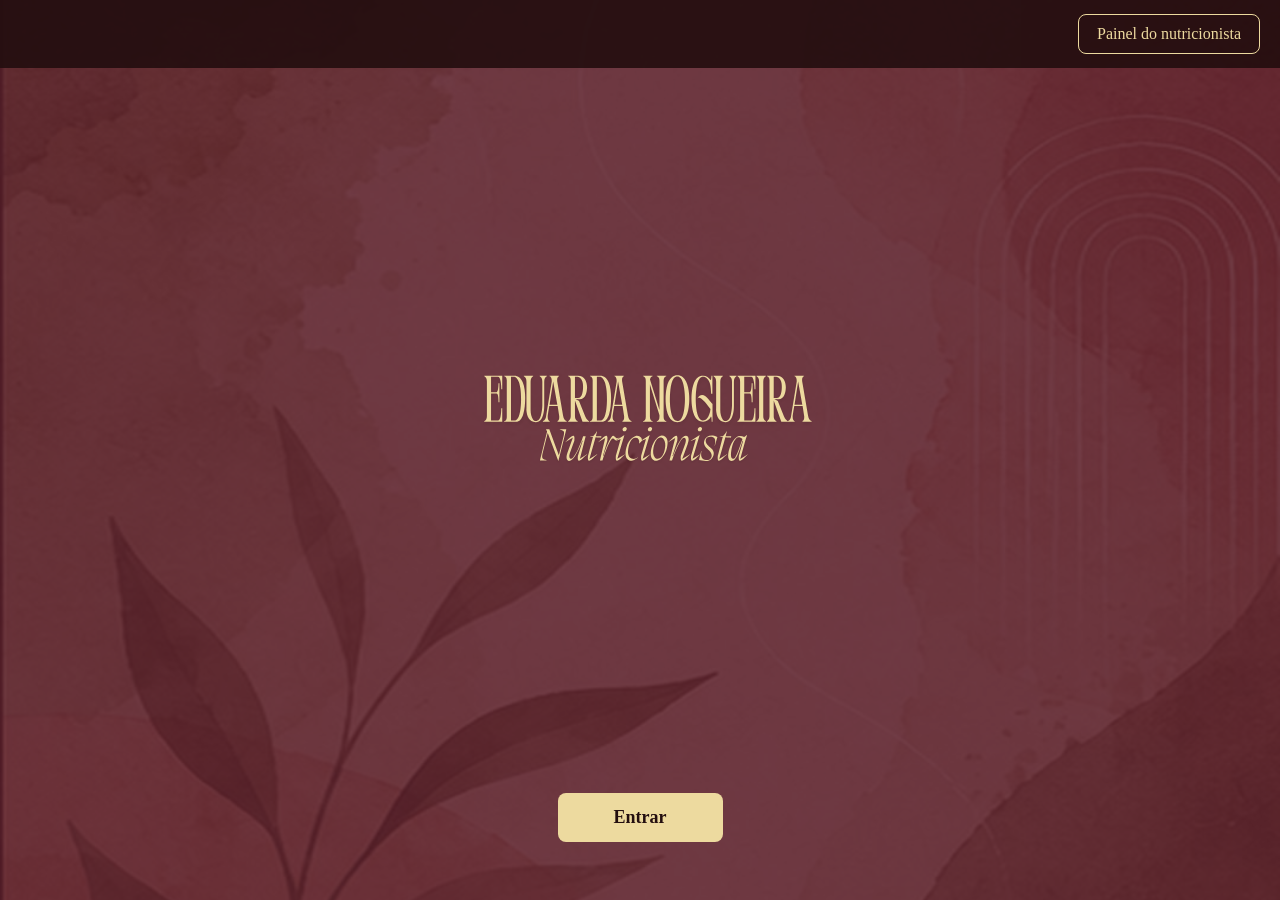
<file: index.html>
<!DOCTYPE html>
<html lang="pt-BR">
<head>
<meta charset="UTF-8">
<meta name="viewport" content="width=device-width, initial-scale=1">
<meta name="theme-color" content="#230E0F">
<title>Acompanhamento Nutricional</title>
<style>
*{box-sizing:border-box}
html,body{margin:0;min-height:100%}
body{font-family:"Times New Roman",Times,serif;color:#EDDA9F;background:#230E0F url("ceu.jpg") center/cover fixed no-repeat;min-height:100vh;display:flex;flex-direction:column;position:relative}
body::before{content:"";position:fixed;inset:0;background:rgba(84,22,37,.82);z-index:0}
header,main{position:relative;z-index:1}
header{display:flex;justify-content:flex-end;align-items:center;flex-wrap:wrap;gap:10px;padding:14px 20px;background:rgba(35,14,15,.9)}
.painel-link{padding:10px 18px;border:1px solid #EDDA9F;border-radius:8px;color:#EDDA9F;text-decoration:none;font-size:16px}
.painel-link:hover{background:#EDDA9F;color:#230E0F}
main{flex:1;display:flex;flex-direction:column;align-items:center;justify-content:center;padding:24px 20px;text-align:center}
.logo{width:min(440px,84vw);height:auto;display:block;margin:0 auto 44px}
.entrar{display:inline-block;padding:14px 56px;background:#EDDA9F;color:#230E0F;border-radius:8px;text-decoration:none;font-size:18px;font-weight:bold}
.entrar:hover{filter:brightness(1.05)}
@media(max-width:480px){.painel-link{width:100%;text-align:center}.entrar{padding:14px 40px}}
</style>
</head>
<body>
<header>
<a class="painel-link" href="painel/index.html">Painel do nutricionista</a>
</header>
<main>
<img class="logo" src="2.svg" alt="Acompanhamento Nutricional">
<a class="entrar" href="login/index.html">Entrar</a>
</main>
</body>
</html>
</file>
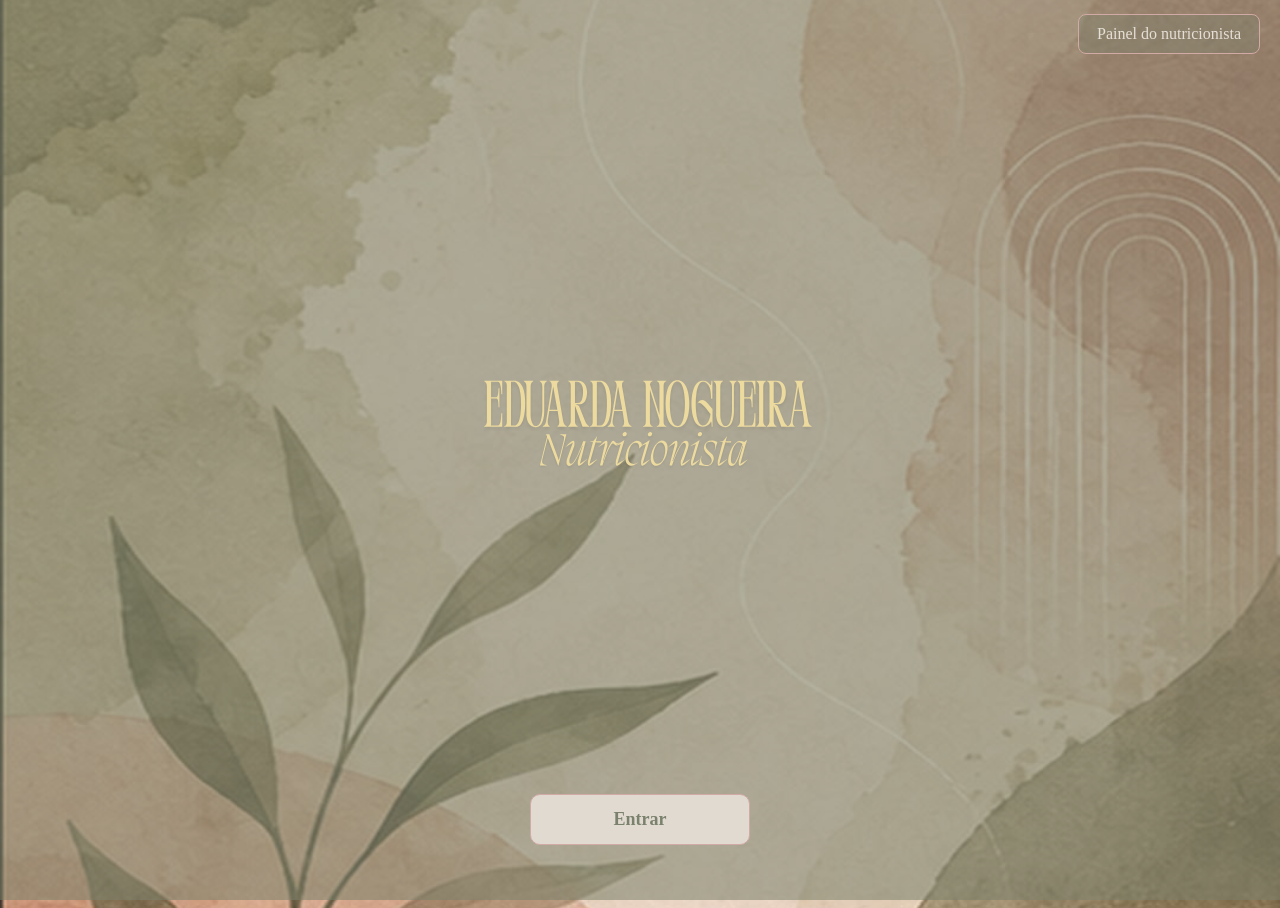
<file: login/index.html>
<!DOCTYPE html>
<html lang="pt-BR">
<head>
<meta charset="UTF-8">
<meta name="viewport" content="width=device-width, initial-scale=1">
<meta name="theme-color" content="#7A816C">
<title>Login</title>
<style>
*{box-sizing:border-box}
html,body{height:100%;margin:0}
body{font-family:"Times New Roman",Times,serif;color:#E5DFD6;background:#7A816C url("../ceu.jpg") center/cover no-repeat fixed;min-height:100vh}
body::before{content:"";position:fixed;inset:0;background:rgba(122,129,108,.55);z-index:0}
header,.centro{position:relative;z-index:1}
header{display:flex;justify-content:flex-end;padding:14px 20px}
.painel-link{padding:10px 18px;border:1px solid #D1A9A5;border-radius:8px;color:#E5DFD6;text-decoration:none;font-size:16px;background:rgba(122,129,108,.35)}
.painel-link:hover{background:#D1A9A5;color:#7A816C}
.centro{min-height:calc(100vh - 60px);display:flex;flex-direction:column;align-items:center;justify-content:center;padding:24px;text-align:center}
.logo{width:min(440px,84vw);height:auto;display:block;margin:0 auto}
.btn{display:inline-block;min-width:220px;margin-top:40px;padding:14px 28px;border-radius:10px;border:1px solid #D1A9A5;background:rgba(229,223,214,.92);color:#7A816C;font:inherit;font-size:18px;font-weight:bold;text-decoration:none;cursor:pointer}
.btn:hover{background:#D1A9A5;color:#7A816C}
@media(max-width:480px){.painel-link{width:100%;text-align:center}}
</style>
</head>
<body>
<header>
<a class="painel-link" href="../painel/index.html">Painel do nutricionista</a>
</header>
<div class="centro">
<img class="logo" src="../2.svg" alt="Eduarda Nogueira, Nutricionista">
<a class="btn" href="../painel/index.html">Entrar</a>
</div>
</body>
</html>
</file>
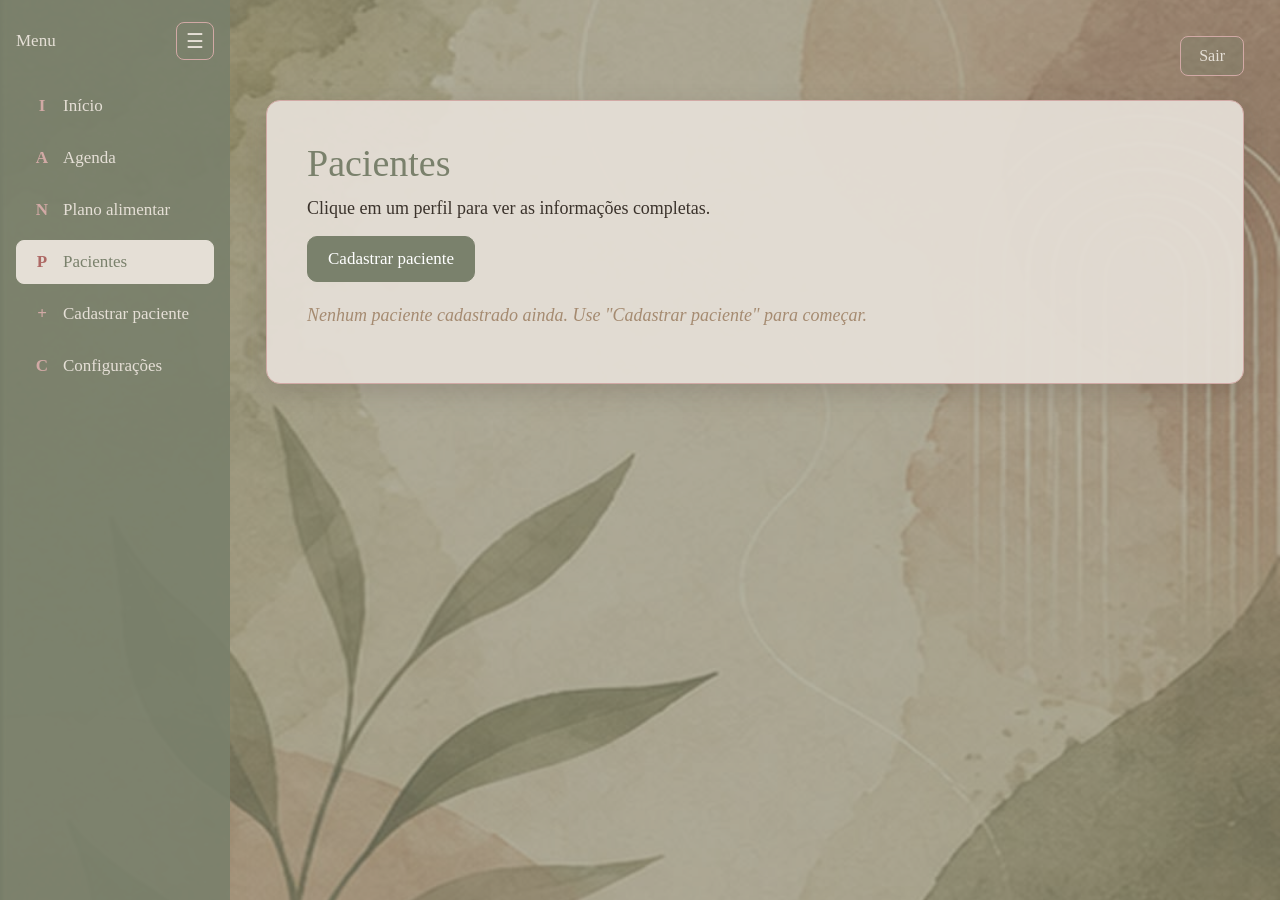
<file: pacientes/index.html>
<!DOCTYPE html>
<html lang="pt-BR">
<head>
<meta charset="UTF-8">
<meta name="viewport" content="width=device-width, initial-scale=1">
<title>Pacientes</title>
<style>
*{box-sizing:border-box}
html,body{margin:0;min-height:100%}
body{font-family:"Times New Roman",Times,serif;color:#3B332C;background:#7A816C url("../ceu.jpg") center/cover no-repeat fixed;min-height:100vh}
body::before{content:"";position:fixed;inset:0;background:rgba(122,129,108,.55);z-index:0}
.app{position:relative;z-index:1;display:flex;min-height:100vh}
aside{width:230px;flex-shrink:0;background:rgba(122,129,108,.92);color:#E5DFD6;padding:22px 16px;transition:width .25s,padding .25s;overflow:hidden}
aside.recolhido{width:72px;padding:22px 10px}
.topo-menu{display:flex;align-items:center;justify-content:space-between;margin-bottom:24px;gap:8px}
.alternar{width:38px;height:38px;border:1px solid #D1A9A5;border-radius:8px;background:transparent;color:#E5DFD6;font-size:20px;flex-shrink:0;cursor:pointer}
.alternar:hover{background:#D1A9A5;color:#7A816C}
.titulo-menu{font-size:17px;white-space:nowrap}
aside.recolhido .titulo-menu,aside.recolhido .rotulo{display:none}
.menu{display:flex;flex-direction:column;gap:8px}
.menu a{display:flex;align-items:center;gap:10px;padding:11px 14px;border:1px solid transparent;border-radius:8px;color:#E5DFD6;font-size:17px;white-space:nowrap;text-decoration:none}
.menu a:hover{background:rgba(229,223,214,.18)}
.menu a.ativo{background:#E5DFD6;color:#7A816C;border-color:#E5DFD6}
.icone{width:22px;text-align:center;flex-shrink:0;font-weight:bold;color:#D1A9A5}
.menu a.ativo .icone{color:#AE6965}
main{flex:1;min-width:0;padding:clamp(18px,3vw,36px)}
header.cabecalho{display:flex;justify-content:flex-end;flex-wrap:wrap;gap:10px;margin-bottom:24px}
.botao-topo{padding:10px 18px;border:1px solid #D1A9A5;border-radius:8px;color:#E5DFD6;text-decoration:none;font-size:16px;background:rgba(122,129,108,.35)}
.botao-topo:hover{background:#D1A9A5;color:#7A816C}
.cartao{background:rgba(229,223,214,.94);border:1px solid #D1A9A5;border-radius:14px;padding:clamp(22px,4vw,40px);box-shadow:0 8px 24px rgba(59,51,44,.18);margin-bottom:20px}
.cartao h1{margin:0 0 10px;font-weight:normal;font-size:clamp(26px,4vw,38px);color:#7A816C}
.cartao p{margin:0 0 14px;font-size:18px;line-height:1.5}
.destaque{color:#AE6965;font-style:italic}
.acoes{display:flex;flex-wrap:wrap;gap:10px;margin-bottom:20px;align-items:center}
.btn{padding:12px 20px;border:1px solid #7A816C;border-radius:10px;background:#7A816C;color:#FFFFFF;font:inherit;font-size:17px;cursor:pointer;text-decoration:none;display:inline-block}
.btn:hover{background:#AE6965;border-color:#AE6965}
.btn.secundario{background:transparent;color:#7A816C}
.btn.secundario:hover{background:#D1A9A5;color:#7A816C;border-color:#D1A9A5}
.lista{display:grid;grid-template-columns:repeat(auto-fill,minmax(160px,1fr));gap:16px;margin-top:10px}
.perfil{background:#FFFFFF;border:1px solid #D1A9A5;border-radius:14px;padding:18px 12px;text-align:center;cursor:pointer;color:#3B332C;font:inherit;display:block;width:100%;text-decoration:none}
.perfil:hover{border-color:#7A816C;box-shadow:0 4px 14px rgba(59,51,44,.15)}
.foto{width:84px;height:84px;border-radius:50%;margin:0 auto 12px;background:#E5DFD6 center/cover no-repeat;border:2px solid #D1A9A5;display:flex;align-items:center;justify-content:center;color:#7A816C;font-size:28px}
.perfil .nome{display:block;font-weight:bold;font-size:17px;margin-bottom:4px}
.perfil .objetivo{display:block;font-style:italic;font-size:15px;color:#AE6965;margin-bottom:4px}
.perfil .idade{display:block;font-size:14px;color:#A58B71}
.vazio{font-style:italic;color:#A58B71;margin-top:14px}
.oculto{display:none!important}
@media(max-width:700px){
  .app{flex-direction:column}
  aside{width:100%;padding:14px 16px}
  aside.recolhido{width:100%;padding:14px 16px}
  aside.recolhido .titulo-menu,aside.recolhido .rotulo{display:inline}
  .menu{flex-direction:row;flex-wrap:wrap}
  .menu a{flex:1 1 auto;justify-content:center}
  .rotulo{display:inline}
  aside.fechado .menu{display:none}
  .botao-topo{width:100%;text-align:center}
  .lista{grid-template-columns:repeat(auto-fill,minmax(140px,1fr))}
}
</style>
</head>
<body>
<div class="app">
<aside id="menu">
<div class="topo-menu">
<span class="titulo-menu">Menu</span>
<button class="alternar" id="alternar" aria-label="Recolher ou expandir menu">&#9776;</button>
</div>
<nav class="menu">
<a href="../index.html"><span class="icone">I</span><span class="rotulo">Início</span></a>
<a href="../index.html#agenda"><span class="icone">A</span><span class="rotulo">Agenda</span></a>
<a href="../plano/index.html"><span class="icone">N</span><span class="rotulo">Plano alimentar</span></a>
<a href="index.html" class="ativo"><span class="icone">P</span><span class="rotulo">Pacientes</span></a>
<a href="cadastro.html"><span class="icone">+</span><span class="rotulo">Cadastrar paciente</span></a>
<a href="../index.html#configuracoes"><span class="icone">C</span><span class="rotulo">Configurações</span></a>
</nav>
</aside>
<main>
<header class="cabecalho">
<a class="botao-topo" href="../../login/index.html">Sair</a>
</header>
<div class="cartao">
<h1>Pacientes</h1>
<p>Clique em um perfil para ver as informações completas.</p>
<div class="acoes"><a class="btn" href="cadastro.html">Cadastrar paciente</a></div>
<div class="lista" id="lista"></div>
<p class="vazio" id="sem-pacientes">Nenhum paciente cadastrado ainda. Use "Cadastrar paciente" para começar.</p>
</div>
</main>
</div>
<script>
(function(){
  var menu=document.getElementById('menu');
  document.getElementById('alternar').addEventListener('click',function(){
    menu.classList.toggle('recolhido');
    menu.classList.toggle('fechado');
  });
  var pacientes=[];
  try{pacientes=JSON.parse(localStorage.getItem('pacientes')||'[]');}catch(e){pacientes=[];}
  function esc(t){var d=document.createElement('div');d.textContent=t==null?'':String(t);return d.innerHTML;}
  var lista=document.getElementById('lista');
  document.getElementById('sem-pacientes').classList.toggle('oculto',pacientes.length>0);
  pacientes.forEach(function(p,i){
    var a=document.createElement('a');
    a.className='perfil';
    a.href='perfil/index.html?i='+i;
    a.innerHTML='<div class="foto"'+(p.foto?' style="background-image:url('+esc(p.foto)+')"':'')+'>'+(p.foto?'':esc((p.nome||'?').charAt(0).toUpperCase()))+'</div><span class="nome">'+esc(p.nome)+'</span><span class="objetivo">'+esc(p.objetivo)+'</span><span class="idade">'+esc(p.idade)+' anos</span>';
    lista.appendChild(a);
  });
})();
</script>
</body>
</html>
</file>
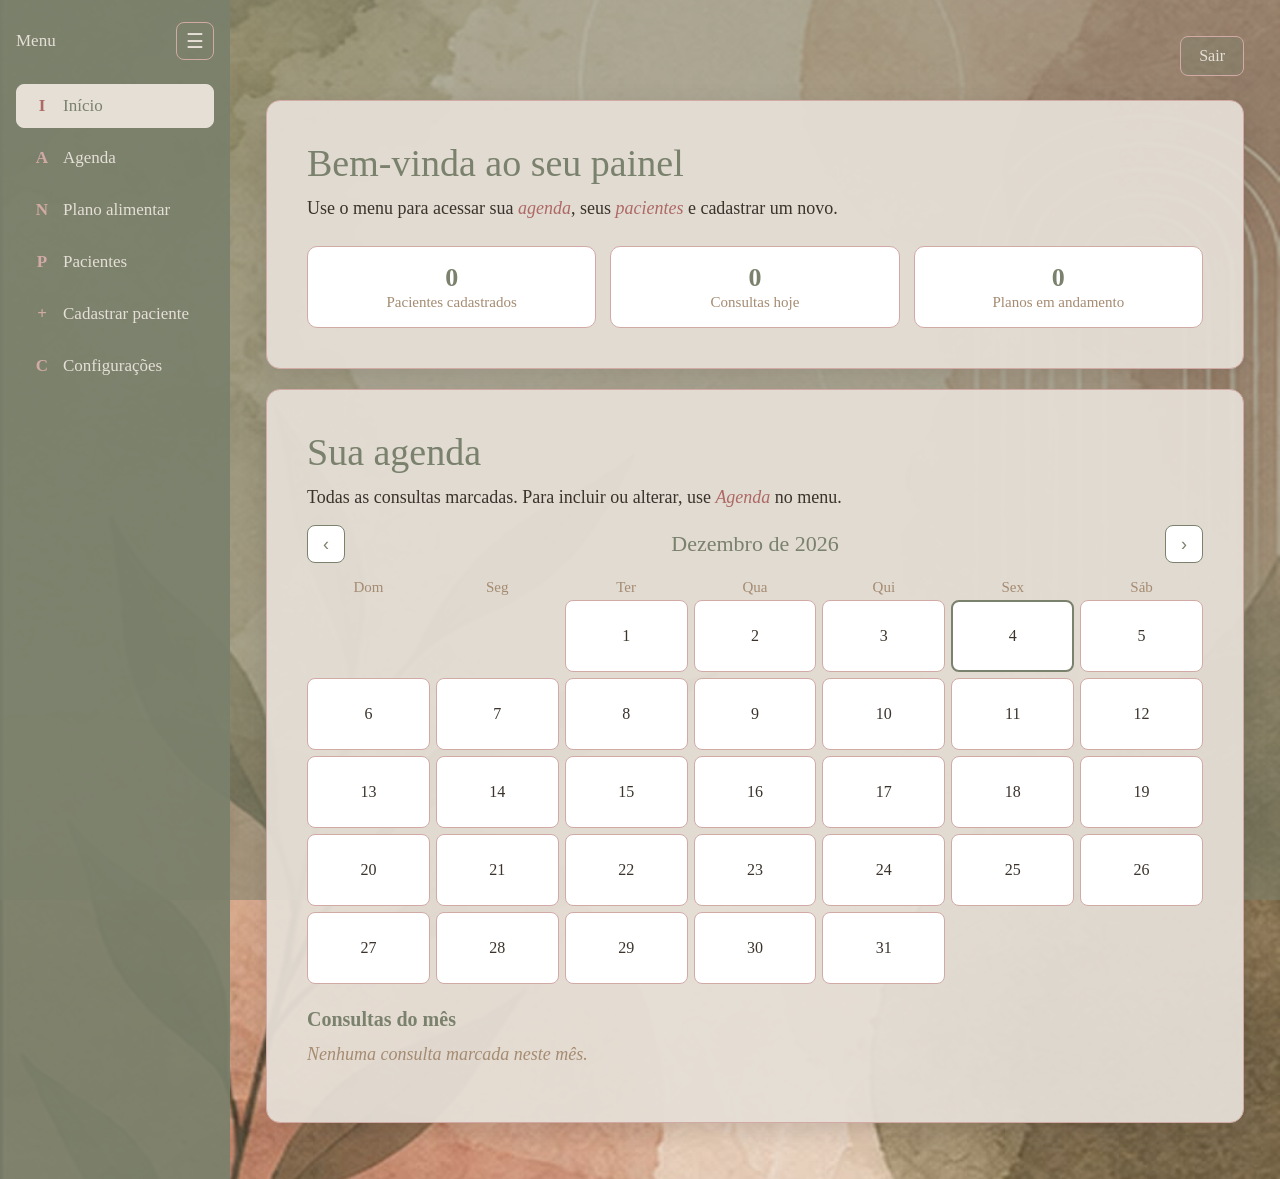
<file: painel/index.html>
<!DOCTYPE html>
<html lang="pt-BR">
<head>
<meta charset="UTF-8">
<meta name="viewport" content="width=device-width, initial-scale=1">
<meta name="theme-color" content="#7A816C">
<title>Painel do nutricionista</title>
<style>
*{box-sizing:border-box}
html,body{height:100%;margin:0}
body{font-family:"Times New Roman",Times,serif;color:#3B332C;background:#7A816C url("../ceu.jpg") center/cover no-repeat fixed;min-height:100vh}
body::before{content:"";position:fixed;inset:0;background:rgba(122,129,108,.55);z-index:0}
.app{position:relative;z-index:1;display:flex;min-height:100vh}
aside{width:230px;flex-shrink:0;background:rgba(122,129,108,.92);color:#E5DFD6;padding:22px 16px;transition:width .25s,padding .25s;overflow:hidden}
aside.recolhido{width:72px;padding:22px 10px}
.topo-menu{display:flex;align-items:center;justify-content:space-between;margin-bottom:24px;gap:8px}
.alternar{width:38px;height:38px;border:1px solid #D1A9A5;border-radius:8px;background:transparent;color:#E5DFD6;font-size:20px;flex-shrink:0;cursor:pointer}
.alternar:hover{background:#D1A9A5;color:#7A816C}
.titulo-menu{font-size:17px;white-space:nowrap}
aside.recolhido .titulo-menu,aside.recolhido .rotulo{display:none}
.menu{display:flex;flex-direction:column;gap:8px}
.menu button{display:flex;align-items:center;gap:10px;padding:11px 14px;border:1px solid transparent;border-radius:8px;color:#E5DFD6;font:inherit;font-size:17px;white-space:nowrap;background:transparent;text-align:left;cursor:pointer;width:100%}
.menu button:hover{background:rgba(229,223,214,.18)}
.menu button.ativo{background:#E5DFD6;color:#7A816C;border-color:#E5DFD6}
.icone{width:22px;text-align:center;flex-shrink:0;font-weight:bold;color:#D1A9A5}
.menu button.ativo .icone{color:#AE6965}
main{flex:1;min-width:0;padding:clamp(18px,3vw,36px)}
header.cabecalho{display:flex;justify-content:flex-end;flex-wrap:wrap;gap:10px;margin-bottom:24px}
.botao-topo{padding:10px 18px;border:1px solid #D1A9A5;border-radius:8px;color:#E5DFD6;text-decoration:none;font-size:16px;background:rgba(122,129,108,.35);cursor:pointer;font-family:inherit}
.botao-topo:hover{background:#D1A9A5;color:#7A816C}
.cartao{background:rgba(229,223,214,.94);border:1px solid #D1A9A5;border-radius:14px;padding:clamp(22px,4vw,40px);box-shadow:0 8px 24px rgba(59,51,44,.18);margin-bottom:20px}
.cartao h1{margin:0 0 10px;font-weight:normal;font-size:clamp(26px,4vw,38px);color:#7A816C}
.cartao p{margin:0 0 14px;font-size:18px;line-height:1.5}
.destaque{color:#AE6965;font-style:italic}
.visao{display:none}
.visao.ativa{display:block}
.grade{display:grid;grid-template-columns:repeat(auto-fit,minmax(170px,1fr));gap:14px;margin-top:24px}
.caixa{background:#FFFFFF;border:1px solid #D1A9A5;border-radius:10px;padding:16px;text-align:center}
.caixa strong{display:block;font-size:26px;color:#7A816C}
.caixa span{font-size:15px;color:#A58B71}
.acoes{display:flex;flex-wrap:wrap;gap:10px;margin-bottom:20px;align-items:center}
.btn{padding:12px 20px;border:1px solid #7A816C;border-radius:10px;background:#7A816C;color:#FFFFFF;font:inherit;font-size:17px;cursor:pointer}
.btn:hover{background:#AE6965;border-color:#AE6965}
.btn:disabled{opacity:.5;cursor:default}
.btn.secundario{background:transparent;color:#7A816C}
.btn.secundario:hover{background:#D1A9A5;color:#7A816C;border-color:#D1A9A5}
.lista{display:grid;grid-template-columns:repeat(auto-fill,minmax(160px,1fr));gap:16px;margin-top:10px}
.perfil{background:#FFFFFF;border:1px solid #D1A9A5;border-radius:14px;padding:18px 12px;text-align:center;cursor:pointer;color:#3B332C;font:inherit}
.perfil:hover{border-color:#7A816C;box-shadow:0 4px 14px rgba(59,51,44,.15)}
.foto{width:84px;height:84px;border-radius:50%;margin:0 auto 12px;background:#E5DFD6 center/cover no-repeat;border:2px solid #D1A9A5;display:flex;align-items:center;justify-content:center;color:#7A816C;font-size:28px}
.perfil .nome{display:block;font-weight:bold;font-size:17px;margin-bottom:4px}
.perfil .objetivo{display:block;font-style:italic;font-size:15px;color:#AE6965;margin-bottom:4px}
.perfil .idade{display:block;font-size:14px;color:#A58B71}
.vazio{font-style:italic;color:#A58B71;margin-top:14px}
.form{display:grid;grid-template-columns:repeat(auto-fit,minmax(220px,1fr));gap:14px;margin-top:10px}
.form label{display:flex;flex-direction:column;gap:6px;font-size:16px}
.form input,.form select,.form textarea{font:inherit;font-size:16px;padding:10px;border:1px solid #A58B71;border-radius:8px;background:#FFFFFF;color:#3B332C}
.form .largo{grid-column:1/-1}
.form textarea{min-height:80px;resize:vertical}
.agenda-grade{display:grid;grid-template-columns:minmax(0,1.2fr) minmax(0,1fr);gap:20px;align-items:start}
.cal-topo{display:flex;align-items:center;justify-content:space-between;margin-bottom:12px}
.cal-topo strong{font-size:22px;font-weight:normal;color:#7A816C}
.seta{width:38px;height:38px;border:1px solid #7A816C;border-radius:8px;background:#FFFFFF;color:#7A816C;font-size:18px;cursor:pointer}
.seta:hover{background:#D1A9A5;border-color:#D1A9A5}
.semana,.dias{display:grid;grid-template-columns:repeat(7,1fr);gap:6px}
.semana span{text-align:center;font-size:14px;color:#A58B71;padding:4px 0}
.dia{position:relative;aspect-ratio:1/1;border:1px solid #D1A9A5;border-radius:8px;background:#FFFFFF;color:#3B332C;font:inherit;font-size:16px;cursor:pointer;padding:0}
.dia:hover{border-color:#7A816C}
.dia.vazio-dia{background:transparent;border-color:transparent;cursor:default}
.dia.hoje{border:2px solid #7A816C}
.dia.selecionado{background:#7A816C;color:#FFFFFF;border-color:#7A816C}
.dia.tem::after{content:"";position:absolute;bottom:6px;left:50%;transform:translateX(-50%);width:6px;height:6px;border-radius:50%;background:#AE6965}
.dia.selecionado.tem::after{background:#FFFFFF}
.dia-titulo{font-size:20px;color:#7A816C;margin:0 0 10px}
.consulta{background:#FFFFFF;border:1px solid #D1A9A5;border-radius:10px;padding:12px;margin-bottom:10px;display:flex;justify-content:space-between;gap:10px;align-items:center}
.consulta b{font-weight:normal;font-size:17px}
.consulta small{display:block;color:#A58B71;font-size:14px}
.consulta button{padding:6px 10px;border:1px solid #AE6965;border-radius:6px;background:transparent;color:#AE6965;font:inherit;cursor:pointer;font-size:14px}
.consulta button:hover{background:#AE6965;color:#FFFFFF}
.oculto{display:none!important}
.form-agenda{display:grid;gap:12px;margin-top:10px}
.form-agenda label{display:flex;flex-direction:column;gap:6px;font-size:16px}
.form-agenda input,.form-agenda select,.form-agenda textarea{font:inherit;font-size:16px;padding:10px;border:1px solid #A58B71;border-radius:8px;background:#FFFFFF;color:#3B332C}
#home-cal .dia{aspect-ratio:auto;min-height:72px;display:flex;flex-direction:column;align-items:center;justify-content:center;gap:2px;padding:6px 2px}
#home-cal .dia .qtd{font-size:13px;color:#AE6965}
#home-cal .dia.tem::after{bottom:4px}
#home-cal .semana span{font-size:15px}
.numeros{display:grid;grid-template-columns:repeat(auto-fit,minmax(150px,1fr));gap:12px;margin:14px 0}
.refeicao{background:#FFFFFF;border:1px solid #D1A9A5;border-radius:10px;padding:12px;margin-bottom:10px}
.refeicao b{font-weight:normal;font-size:17px}
.refeicao small{display:block;color:#A58B71;font-size:14px}
.prompt{width:100%;min-height:200px;font:inherit;font-size:15px;padding:12px;border:1px solid #A58B71;border-radius:8px;background:#FFFFFF;color:#3B332C;resize:vertical}
@media(max-width:900px){.agenda-grade{grid-template-columns:1fr}}
@media(max-width:700px){
  .app{flex-direction:column}
  aside{width:100%;padding:14px 16px}
  aside.recolhido{width:100%;padding:14px 16px}
  aside.recolhido .titulo-menu,aside.recolhido .rotulo{display:inline}
  .menu{flex-direction:row;flex-wrap:wrap}
  .menu button{flex:1 1 auto;justify-content:center;width:auto}
  .rotulo{display:inline}
  aside.fechado .menu{display:none}
  .botao-topo{width:100%;text-align:center}
  .lista{grid-template-columns:repeat(auto-fill,minmax(140px,1fr))}
}
</style>
</head>
<body>
<div class="app">
<aside id="menu">
<div class="topo-menu">
<span class="titulo-menu">Menu</span>
<button class="alternar" id="alternar" aria-label="Recolher ou expandir menu">&#9776;</button>
</div>
<nav class="menu">
<button data-visao="boas-vindas"><span class="icone">I</span><span class="rotulo">Início</span></button>
<button data-visao="agenda"><span class="icone">A</span><span class="rotulo">Agenda</span></button>
<button onclick="location.href='../pacientes/plano/index.html'"><span class="icone">N</span><span class="rotulo">Plano alimentar</span></button>
<button data-visao="pacientes"><span class="icone">P</span><span class="rotulo">Pacientes</span></button>
<button data-visao="cadastro"><span class="icone">+</span><span class="rotulo">Cadastrar paciente</span></button>
<button onclick="location.href='configura%C3%A7%C3%B5es/index.html'"><span class="icone">C</span><span class="rotulo">Configurações</span></button></nav>
</aside>
<main>
<header class="cabecalho">
<a class="botao-topo" href="../login/index.html">Sair</a>
</header>

<section class="visao ativa" id="boas-vindas">
<div class="cartao">
<h1>Bem-vinda ao seu painel</h1>
<p>Use o menu para acessar sua <span class="destaque">agenda</span>, seus <span class="destaque">pacientes</span> e cadastrar um novo.</p>
<div class="grade">
<div class="caixa"><strong id="total-pacientes">0</strong><span>Pacientes cadastrados</span></div>
<div class="caixa"><strong id="total-hoje">0</strong><span>Consultas hoje</span></div>
<div class="caixa"><strong id="total-planos">0</strong><span>Planos em andamento</span></div>
</div>
</div>
<div class="cartao" id="home-cal">
<h1>Sua agenda</h1>
<p>Todas as consultas marcadas. Para incluir ou alterar, use <span class="destaque">Agenda</span> no menu.</p>
<div class="cal-topo">
<button class="seta" id="home-anterior" aria-label="Mês anterior">&lsaquo;</button>
<strong id="home-mes-titulo"></strong>
<button class="seta" id="home-proximo" aria-label="Próximo mês">&rsaquo;</button>
</div>
<div class="semana"><span>Dom</span><span>Seg</span><span>Ter</span><span>Qua</span><span>Qui</span><span>Sex</span><span>Sáb</span></div>
<div class="dias" id="home-dias"></div>
<h2 class="dia-titulo" style="margin-top:24px">Consultas do mês</h2>
<div id="home-consultas"></div>
<p class="vazio oculto" id="home-sem">Nenhuma consulta marcada neste mês.</p>
</div>
</section>

<section class="visao" id="agenda">
<div class="agenda-grade">
<div class="cartao">
<div class="cal-topo">
<button class="seta" id="mes-anterior" aria-label="Mês anterior">&lsaquo;</button>
<strong id="mes-titulo"></strong>
<button class="seta" id="mes-proximo" aria-label="Próximo mês">&rsaquo;</button>
</div>
<div class="semana"><span>Dom</span><span>Seg</span><span>Ter</span><span>Qua</span><span>Qui</span><span>Sex</span><span>Sáb</span></div>
<div class="dias" id="dias"></div>
<div class="acoes" style="margin:14px 0 0"><button class="btn secundario" id="ir-hoje">Hoje</button></div>
</div>
<div class="cartao">
<h2 class="dia-titulo" id="dia-titulo"></h2>
<div id="consultas-dia"></div>
<p class="vazio" id="sem-consultas">Nenhuma consulta neste dia.</p>
<h2 class="dia-titulo" style="margin-top:22px">Agendar consulta</h2>
<p id="aviso-sem-pacientes" class="vazio oculto">Cadastre um paciente antes de agendar uma consulta.</p>
<form id="form-agenda" class="form-agenda">
<label>Paciente<select name="paciente" id="select-paciente" required></select></label>
<label>Data<input type="date" name="data" id="input-data" required></label>
<label>Horário<input type="time" name="hora" required></label>
<label>Observação<textarea name="obs" rows="2"></textarea></label>
<div class="acoes"><button type="submit" class="btn" id="btn-agendar">Agendar</button></div>
</form>
</div>
</div>
</section>

<section class="visao" id="plano">
<div class="cartao">
<h1>Plano alimentar</h1>
<p>Escolha a paciente, confira os dados e monte o plano. Os valores são estimativas para a nutricionista revisar.</p>
<div class="form">
<label>Paciente<select id="pl-paciente"></select></label>
<label>Sexo<select id="pl-sexo"><option value="f">Feminino</option><option value="m">Masculino</option></select></label>
<label>Idade (anos)<input type="number" id="pl-idade" min="0" max="120"></label>
<label>Peso (kg)<input type="text" id="pl-peso"></label>
<label>Altura (m)<input type="text" id="pl-altura" placeholder="Ex.: 1,65"></label>
<label>Atividade física<select id="pl-ativ"><option value="1.2">Sedentária</option><option value="1.375">Leve (1 a 3 dias por semana)</option><option value="1.55" selected>Moderada (3 a 5 dias por semana)</option><option value="1.725">Intensa (6 a 7 dias por semana)</option></select></label>
<label>Objetivo<select id="pl-obj"><option value="emagrecimento">Emagrecimento</option><option value="manutencao">Manutenção</option><option value="hipertrofia">Hipertrofia</option></select></label>
</div>
<div class="acoes" style="margin-top:16px"><button class="btn" id="pl-calcular">Montar plano</button><button class="btn secundario" id="pl-salvar">Salvar plano</button></div>
<p class="vazio oculto" id="pl-aviso">Cadastre um paciente primeiro.</p>
</div>
<div class="cartao oculto" id="pl-resultado"></div>
</section>

<section class="visao" id="pacientes">
<div class="cartao">
<h1>Pacientes</h1>
<p>Clique em um perfil para ver as informações completas.</p>
<div class="acoes"><button class="btn" data-ir="cadastro">Cadastrar paciente</button></div>
<div class="lista" id="lista"></div>
<p class="vazio" id="sem-pacientes">Nenhum paciente cadastrado ainda. Use "Cadastrar paciente" para começar.</p>
</div>
</section>

<section class="visao" id="cadastro">
<div class="cartao">
<h1>Cadastrar paciente</h1>
<p>Preencha os dados. A foto é inserida pelo paciente ao entrar no acesso dele.</p>
<form id="form-paciente" class="form">
<label>Nome completo<input type="text" name="nome" required></label>
<label>Idade<input type="number" name="idade" min="0" max="120" required></label>
<label>Objetivo<input type="text" name="objetivo" placeholder="Ex.: comer melhor e ter mais disposição"></label>
<label>Peso (kg)<input type="text" name="peso"></label>
<label>Altura (m)<input type="text" name="altura"></label>
<label>Telefone<input type="tel" name="telefone"></label>
<label>E-mail<input type="email" name="email"></label>
<label class="largo">Restrições alimentares<input type="text" name="restricoes"></label>
<label class="largo">Observações<textarea name="obs"></textarea></label>
<div class="largo acoes">
<button type="submit" class="btn">Salvar paciente</button>
<button type="button" class="btn secundario" data-ir="pacientes">Cancelar</button>
</div>
</form>
</div>
</section>
</main>
</div>
<script>
(function(){
  var menu=document.getElementById('menu');
  document.getElementById('alternar').addEventListener('click',function(){
    menu.classList.toggle('recolhido');
    menu.classList.toggle('fechado');
  });

  var pacientes=[], consultas=[], planos={};
  try{pacientes=JSON.parse(localStorage.getItem('pacientes')||'[]');}catch(e){pacientes=[];}
  try{consultas=JSON.parse(localStorage.getItem('consultas')||'[]');}catch(e){consultas=[];}
  try{planos=JSON.parse(localStorage.getItem('planos')||'{}');}catch(e){planos={};}
  function salvarPacientes(){try{localStorage.setItem('pacientes',JSON.stringify(pacientes));}catch(e){}}
  function salvarConsultas(){try{localStorage.setItem('consultas',JSON.stringify(consultas));}catch(e){}}
  function salvarPlanos(){try{localStorage.setItem('planos',JSON.stringify(planos));}catch(e){}}

  var meses=['Janeiro','Fevereiro','Março','Abril','Maio','Junho','Julho','Agosto','Setembro','Outubro','Novembro','Dezembro'];
  function pad(n){return (n<10?'0':'')+n;}
  function iso(d){return d.getFullYear()+'-'+pad(d.getMonth()+1)+'-'+pad(d.getDate());}
  function esc(t){var d=document.createElement('div');d.textContent=t==null?'':String(t);return d.innerHTML;}
  function br(s){var p=s.split('-');return p[2]+'/'+p[1]+'/'+p[0];}

  var hoje=new Date();
  var hojeIso=iso(hoje);
  var selecionado=hojeIso;
  var visao=new Date(hoje.getFullYear(),hoje.getMonth(),1);
  var homeVisao=new Date(hoje.getFullYear(),hoje.getMonth(),1);

  function mostrar(v){
    document.querySelectorAll('.visao').forEach(function(s){s.classList.remove('ativa');});
    var alvo=document.getElementById(v)||document.getElementById('boas-vindas');
    alvo.classList.add('ativa');
    document.querySelectorAll('.menu button[data-visao]').forEach(function(b){
      b.classList.toggle('ativo',b.dataset.visao===v);
    });
    if(v==='pacientes')renderLista();
    if(v==='agenda')renderAgenda();
    if(v==='plano')renderPlano();
    if(v==='boas-vindas')renderHome();
  }

  function renderLista(){
    var lista=document.getElementById('lista');
    lista.innerHTML='';
    document.getElementById('sem-pacientes').classList.toggle('oculto',pacientes.length>0);
    document.getElementById('total-pacientes').textContent=pacientes.length;
    pacientes.forEach(function(p,i){
      var c=document.createElement('button');
      c.className='perfil';
      c.innerHTML='<div class="foto"'+(p.foto?' style="background-image:url('+esc(p.foto)+')"':'')+'>'+(p.foto?'':esc((p.nome||'?').charAt(0).toUpperCase()))+'</div><span class="nome">'+esc(p.nome)+'</span><span class="objetivo">'+esc(p.objetivo)+'</span><span class="idade">'+esc(p.idade)+' anos</span>';
      c.addEventListener('click',function(){location.href='../pacientes/perfil/index.html?i='+i;});
      lista.appendChild(c);
    });
  }

  function renderAgenda(){
    document.getElementById('mes-titulo').textContent=meses[visao.getMonth()]+' de '+visao.getFullYear();
    var grade=document.getElementById('dias');
    grade.innerHTML='';
    var primeiro=new Date(visao.getFullYear(),visao.getMonth(),1).getDay();
    var total=new Date(visao.getFullYear(),visao.getMonth()+1,0).getDate();
    for(var k=0;k<primeiro;k++){
      var v=document.createElement('span');v.className='dia vazio-dia';grade.appendChild(v);
    }
    for(var d=1;d<=total;d++){
      var s=visao.getFullYear()+'-'+pad(visao.getMonth()+1)+'-'+pad(d);
      var b=document.createElement('button');
      b.className='dia';
      b.textContent=d;
      if(s===hojeIso)b.classList.add('hoje');
      if(s===selecionado)b.classList.add('selecionado');
      if(consultas.some(function(c){return c.data===s;}))b.classList.add('tem');
      (function(s){b.addEventListener('click',function(){selecionado=s;document.getElementById('input-data').value=s;renderAgenda();});})(s);
      grade.appendChild(b);
    }
    renderDia();
    renderPacientesSelect();
    document.getElementById('total-hoje').textContent=consultas.filter(function(c){return c.data===hojeIso;}).length;
  }

  function renderDia(){
    document.getElementById('dia-titulo').textContent=br(selecionado);
    var box=document.getElementById('consultas-dia');
    box.innerHTML='';
    var lista=consultas.map(function(c,i){return {c:c,i:i};}).filter(function(x){return x.c.data===selecionado;});
    lista.sort(function(a,b){return a.c.hora<b.c.hora?-1:1;});
    document.getElementById('sem-consultas').classList.toggle('oculto',lista.length>0);
    lista.forEach(function(x){
      var el=document.createElement('div');
      el.className='consulta';
      el.innerHTML='<div><b>'+esc(x.c.hora)+' · '+esc(x.c.paciente)+'</b>'+(x.c.obs?'<small>'+esc(x.c.obs)+'</small>':'')+'</div><button type="button">Remover</button>';
      el.querySelector('button').addEventListener('click',function(){
        if(confirm('Remover esta consulta?')){consultas.splice(x.i,1);salvarConsultas();renderAgenda();}
      });
      box.appendChild(el);
    });
  }

  function renderPacientesSelect(){
    var sel=document.getElementById('select-paciente');
    var semP=pacientes.length===0;
    sel.innerHTML='';
    pacientes.forEach(function(p){
      var o=document.createElement('option');
      o.value=p.nome;o.textContent=p.nome;sel.appendChild(o);
    });
    sel.disabled=semP;
    document.getElementById('btn-agendar').disabled=semP;
    document.getElementById('aviso-sem-pacientes').classList.toggle('oculto',!semP);
    document.getElementById('input-data').value=selecionado;
  }

  document.getElementById('mes-anterior').addEventListener('click',function(){
    visao=new Date(visao.getFullYear(),visao.getMonth()-1,1);renderAgenda();
  });
  document.getElementById('mes-proximo').addEventListener('click',function(){
    visao=new Date(visao.getFullYear(),visao.getMonth()+1,1);renderAgenda();
  });
  document.getElementById('ir-hoje').addEventListener('click',function(){
    selecionado=hojeIso;visao=new Date(hoje.getFullYear(),hoje.getMonth(),1);renderAgenda();
  });

  document.getElementById('form-agenda').addEventListener('submit',function(e){
    e.preventDefault();
    var f=e.target;
    if(!f.paciente.value)return;
    consultas.push({paciente:f.paciente.value,data:f.data.value,hora:f.hora.value,obs:f.obs.value.trim()});
    salvarConsultas();
    selecionado=f.data.value;
    var p=f.data.value.split('-');
    visao=new Date(parseInt(p[0],10),parseInt(p[1],10)-1,1);
    f.hora.value='';f.obs.value='';
    renderAgenda();
  });

  document.querySelectorAll('.menu button[data-visao]').forEach(function(b){
    b.addEventListener('click',function(){mostrar(b.dataset.visao);});
  });
  document.querySelectorAll('[data-ir]').forEach(function(b){
    b.addEventListener('click',function(){mostrar(b.dataset.ir);});
  });
  document.getElementById('form-paciente').addEventListener('submit',function(e){
    e.preventDefault();
    var f=e.target;
    pacientes.push({
      nome:f.nome.value.trim(),
      idade:f.idade.value,
      objetivo:f.objetivo.value.trim(),
      peso:f.peso.value.trim(),
      altura:f.altura.value.trim(),
      telefone:f.telefone.value.trim(),
      email:f.email.value.trim(),
      restricoes:f.restricoes.value.trim(),
      obs:f.obs.value.trim()
    });
    salvarPacientes();
    f.reset();
    mostrar('pacientes');
  });

  document.getElementById('home-anterior').addEventListener('click',function(){
    homeVisao=new Date(homeVisao.getFullYear(),homeVisao.getMonth()-1,1);renderHome();
  });
  document.getElementById('home-proximo').addEventListener('click',function(){
    homeVisao=new Date(homeVisao.getFullYear(),homeVisao.getMonth()+1,1);renderHome();
  });
  function renderHome(){
    document.getElementById('total-pacientes').textContent=pacientes.length;
    document.getElementById('total-planos').textContent=Object.keys(planos).length;
    document.getElementById('total-hoje').textContent=consultas.filter(function(c){return c.data===hojeIso;}).length;
    var ano=homeVisao.getFullYear(), mes=homeVisao.getMonth();
    document.getElementById('home-mes-titulo').textContent=meses[mes]+' de '+ano;
    var grade=document.getElementById('home-dias');
    grade.innerHTML='';
    var primeiro=new Date(ano,mes,1).getDay();
    var total=new Date(ano,mes+1,0).getDate();
    for(var k=0;k<primeiro;k++){
      var v=document.createElement('span');v.className='dia vazio-dia';grade.appendChild(v);
    }
    var prefixo=ano+'-'+pad(mes+1)+'-';
    for(var d=1;d<=total;d++){
      var s=prefixo+pad(d);
      var noDia=consultas.filter(function(c){return c.data===s;}).length;
      var b=document.createElement('button');
      b.className='dia';
      b.innerHTML='<span>'+d+'</span>'+(noDia?'<span class="qtd">'+noDia+' consulta'+(noDia>1?'s':'')+'</span>':'');
      if(s===hojeIso)b.classList.add('hoje');
      if(noDia)b.classList.add('tem');
      (function(s){b.addEventListener('click',function(){selecionado=s;document.getElementById('input-data').value=s;mostrar('agenda');});})(s);
      grade.appendChild(b);
    }
    var lista=document.getElementById('home-consultas');
    lista.innerHTML='';
    var doMes=consultas.filter(function(c){return String(c.data).indexOf(prefixo)===0;});
    doMes.sort(function(a,b){return a.data===b.data?(a.hora<b.hora?-1:1):(a.data<b.data?-1:1);});
    document.getElementById('home-sem').classList.toggle('oculto',doMes.length>0);
    doMes.forEach(function(c){
      var el=document.createElement('div');
      el.className='consulta';
      el.innerHTML='<div><b>'+br(c.data)+' · '+esc(c.hora)+' · '+esc(c.paciente)+'</b>'+(c.obs?'<small>'+esc(c.obs)+'</small>':'')+'</div>';
      lista.appendChild(el);
    });
  }

  function num(v){return parseFloat(String(v).replace(',','.'))||0;}
  var REFEICOES=[['Café da manhã',0.20],['Lanche da manhã',0.10],['Almoço',0.30],['Lanche da tarde',0.10],['Jantar',0.25],['Ceia',0.05]];
  var OBJ={emagrecimento:['Emagrecimento',-400,1.8],manutencao:['Manutenção',0,1.4],hipertrofia:['Hipertrofia',300,2.0]};
  var atual=null;
  function renderPlano(){
    var sel=document.getElementById('pl-paciente');
    var anterior=sel.value;
    sel.innerHTML='';
    pacientes.forEach(function(p){var o=document.createElement('option');o.value=p.nome;o.textContent=p.nome;sel.appendChild(o);});
    if(anterior)sel.value=anterior;
    var semP=pacientes.length===0;
    sel.disabled=semP;
    document.getElementById('pl-aviso').classList.toggle('oculto',!semP);
    preencherPlano();
  }
  function preencherPlano(){
    var nome=document.getElementById('pl-paciente').value;
    var p=null;
    pacientes.forEach(function(x){if(x.nome===nome&&!p)p=x;});
    if(p){
      document.getElementById('pl-idade').value=p.idade||'';
      document.getElementById('pl-peso').value=p.peso||'';
      document.getElementById('pl-altura').value=p.altura||'';
    }
    atual=null;
    var r=document.getElementById('pl-resultado');
    if(planos[nome]){atual=planos[nome];mostrarPlano(atual);}
    else{r.classList.add('oculto');r.innerHTML='';}
  }
  function calcularPlano(){
    var idade=num(document.getElementById('pl-idade').value);
    var peso=num(document.getElementById('pl-peso').value);
    var alt=num(document.getElementById('pl-altura').value);
    var r=document.getElementById('pl-resultado');
    if(!idade||!peso||!alt){
      atual=null;
      r.classList.remove('oculto');
      r.innerHTML='<p class="vazio">Preencha idade, peso e altura para montar o plano.</p>';
      return;
    }
    var sexo=document.getElementById('pl-sexo').value;
    var fa=num(document.getElementById('pl-ativ').value);
    var ob=document.getElementById('pl-obj').value;
    var cm=alt*100;
    var tmb=10*peso+6.25*cm-5*idade+(sexo==='m'?5:-161);
    var get=Math.round(tmb*fa);
    var kcal=Math.round((get+OBJ[ob][1])/10)*10;
    var prot=Math.round(peso*OBJ[ob][2]);
    var gord=Math.round(kcal*0.25/9);
    var carb=Math.round((kcal-prot*4-gord*9)/4);
    var refs=[],somaK=0,somaP=0,somaC=0,somaG=0;
    REFEICOES.forEach(function(x,i){
      var ultimo=i===REFEICOES.length-1;
      var k=ultimo?kcal-somaK:Math.round(kcal*x[1]/5)*5;
      var pr=ultimo?prot-somaP:Math.round(prot*x[1]);
      var c=ultimo?carb-somaC:Math.round(carb*x[1]);
      var g=ultimo?gord-somaG:Math.round(gord*x[1]);
      somaK+=k;somaP+=pr;somaC+=c;somaG+=g;
      refs.push({nome:x[0],kcal:k,prot:pr,carb:c,gord:g});
    });
    atual={paciente:document.getElementById('pl-paciente').value,objetivo:OBJ[ob][0],sexo:sexo,idade:idade,peso:peso,alt:alt,fa:fa,tmb:Math.round(tmb),get:get,kcal:kcal,prot:prot,carb:carb,gord:gord,refs:refs};
    mostrarPlano(atual);
  }
  function mostrarPlano(d){
    var r=document.getElementById('pl-resultado');
    r.classList.remove('oculto');
    var linhas=d.refs.map(function(x){return '<div class="refeicao"><b>'+esc(x.nome)+'</b><small>'+x.kcal+' kcal · P '+x.prot+' g · C '+x.carb+' g · G '+x.gord+' g</small></div>';}).join('');
    var pedido='Monte um plano alimentar para '+d.paciente+' (objetivo: '+d.objetivo.toLowerCase()+').\n'
      +'Dados: '+(d.sexo==='m'?'masculino':'feminino')+', '+d.idade+' anos, '+d.peso+' kg, '+String(d.alt.toFixed(2)).replace('.',',')+' m, fator de atividade '+String(d.fa).replace('.',',')+'.\n'
      +'Metas diárias: '+d.kcal+' kcal; proteínas '+d.prot+' g; carboidratos '+d.carb+' g; gorduras '+d.gord+' g.\n'
      +'Distribuição por refeição:\n'
      +d.refs.map(function(x){return '- '+x.nome+': '+x.kcal+' kcal (P '+x.prot+' g, C '+x.carb+' g, G '+x.gord+' g)';}).join('\n')+'\n'
      +'Para cada refeição, sugira alimentos comuns no Brasil com medida caseira e gramas, batendo com as metas da refeição. Mostre o total de cada refeição. A nutricionista vai revisar.';
    r.innerHTML='<h1>Plano de '+esc(d.paciente)+'</h1>'
      +'<p>Objetivo: <span class="destaque">'+esc(d.objetivo)+'</span></p>'
      +'<div class="numeros">'
      +'<div class="caixa"><strong>'+d.get+'</strong><span>kcal de gasto (GET)</span></div>'
      +'<div class="caixa"><strong>'+d.kcal+'</strong><span>kcal por dia (meta)</span></div>'
      +'<div class="caixa"><strong>'+d.prot+' g</strong><span>Proteínas</span></div>'
      +'<div class="caixa"><strong>'+d.carb+' g</strong><span>Carboidratos</span></div>'
      +'<div class="caixa"><strong>'+d.gord+' g</strong><span>Gorduras</span></div>'
      +'</div>'
      +'<p>TMB estimada em '+d.tmb+' kcal (Mifflin-St Jeor). Estimativa inicial: a nutricionista ajusta conforme a evolução.</p>'
      +'<h2 class="dia-titulo">Distribuição por refeição</h2>'+linhas
      +'<h2 class="dia-titulo" style="margin-top:22px">Pedido para o Gestor IA</h2>'
      +'<p>Copie e envie no chat para montar os alimentos de cada refeição com medidas.</p>'
      +'<textarea class="prompt" id="pl-pedido" readonly>'+esc(pedido)+'</textarea>'
      +'<div class="acoes" style="margin-top:12px"><button class="btn" id="pl-copiar">Copiar pedido</button></div>';
  }
  document.getElementById('pl-paciente').addEventListener('change',preencherPlano);
  document.getElementById('pl-calcular').addEventListener('click',calcularPlano);
  document.getElementById('pl-salvar').addEventListener('click',function(){
    if(!atual)calcularPlano();
    if(atual&&atual.paciente){planos[atual.paciente]=atual;salvarPlanos();this.textContent='Plano salvo';}
  });
  document.getElementById('pl-resultado').addEventListener('click',function(e){
    if(e.target.id!=='pl-copiar')return;
    var t=document.getElementById('pl-pedido');
    t.select();
    try{navigator.clipboard.writeText(t.value);}catch(err){try{document.execCommand('copy');}catch(e2){}}
    e.target.textContent='Copiado';
  });
  mostrar('boas-vindas');
})();
</script>
</body>
</html>
</file>
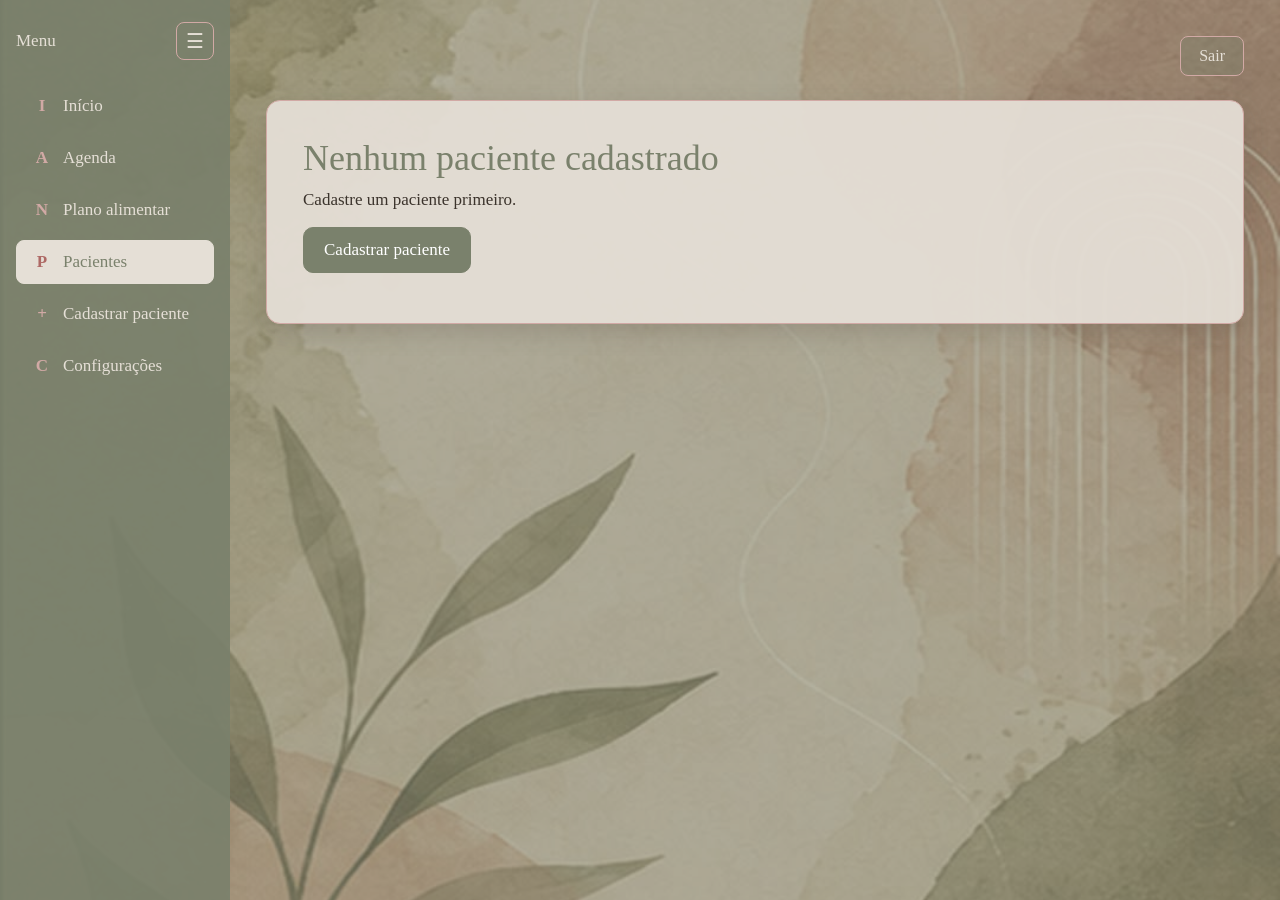
<file: pacientes/evolução/index.html>
<!DOCTYPE html>
<html lang="pt-BR">
<head>
<meta charset="UTF-8">
<meta name="viewport" content="width=device-width, initial-scale=1">
<meta name="theme-color" content="#7A816C">
<title>Evolução do paciente</title>
<style>
*{box-sizing:border-box}
html,body{margin:0;min-height:100%}
body{font-family:"Times New Roman",Times,serif;color:#3B332C;background:#7A816C url("../../ceu.jpg") center/cover no-repeat fixed;min-height:100vh;overflow-x:hidden}
body::before{content:"";position:fixed;inset:0;background:rgba(122,129,108,.55);z-index:0}
.app{position:relative;z-index:1;display:flex;min-height:100vh}
aside{width:230px;flex-shrink:0;background:rgba(122,129,108,.92);color:#E5DFD6;padding:22px 16px;transition:width .25s,padding .25s;overflow:hidden}
aside.recolhido{width:72px;padding:22px 10px}
.topo-menu{display:flex;align-items:center;justify-content:space-between;margin-bottom:24px;gap:8px}
.alternar{width:38px;height:38px;border:1px solid #D1A9A5;border-radius:8px;background:transparent;color:#E5DFD6;font-size:20px;flex-shrink:0;cursor:pointer}
.alternar:hover{background:#D1A9A5;color:#7A816C}
.titulo-menu{font-size:17px;white-space:nowrap}
aside.recolhido .titulo-menu,aside.recolhido .rotulo{display:none}
.menu{display:flex;flex-direction:column;gap:8px}
.menu a{display:flex;align-items:center;gap:10px;padding:11px 14px;border:1px solid transparent;border-radius:8px;color:#E5DFD6;font-size:17px;white-space:nowrap;text-decoration:none}
.menu a:hover{background:rgba(229,223,214,.18)}
.menu a.ativo{background:#E5DFD6;color:#7A816C;border-color:#E5DFD6}
.icone{width:22px;text-align:center;flex-shrink:0;font-weight:bold;color:#D1A9A5}
.menu a.ativo .icone{color:#AE6965}
main{flex:1;min-width:0;padding:clamp(18px,3vw,36px)}
header.cabecalho{display:flex;justify-content:flex-end;flex-wrap:wrap;gap:10px;margin-bottom:24px}
.botao-topo{padding:10px 18px;border:1px solid #D1A9A5;border-radius:8px;color:#E5DFD6;text-decoration:none;font-size:16px;background:rgba(122,129,108,.35)}
.botao-topo:hover{background:#D1A9A5;color:#7A816C}
.cartao{background:rgba(229,223,214,.94);border:1px solid #D1A9A5;border-radius:14px;padding:clamp(18px,4vw,36px);box-shadow:0 8px 24px rgba(59,51,44,.18);margin-bottom:20px;min-width:0}
.cartao h1{margin:0 0 8px;font-weight:normal;font-size:clamp(24px,4vw,36px);color:#7A816C;overflow-wrap:anywhere}
.cartao h2{font-weight:normal;font-size:20px;color:#7A816C;margin:24px 0 10px}
.cartao p{margin:0 0 12px;font-size:17px;line-height:1.5}
.btn{padding:12px 20px;border:1px solid #7A816C;border-radius:10px;background:#7A816C;color:#FFFFFF;font:inherit;font-size:17px;cursor:pointer;text-decoration:none;display:inline-block}
.btn:hover{background:#AE6965;border-color:#AE6965}
.btn.secundario{background:transparent;color:#7A816C}
.btn.secundario:hover{background:#D1A9A5;color:#7A816C;border-color:#D1A9A5}
.acoes{display:flex;flex-wrap:wrap;gap:10px;margin:14px 0}
.form{display:grid;grid-template-columns:repeat(auto-fit,minmax(180px,1fr));gap:12px}
.form label{display:flex;flex-direction:column;gap:6px;font-size:15px}
.form input,.form select,.form textarea{font:inherit;font-size:16px;padding:10px;border:1px solid #A58B71;border-radius:8px;background:#FFFFFF;color:#3B332C;max-width:100%;width:100%}
.form textarea{min-height:120px;resize:vertical}
.cards{display:grid;grid-template-columns:repeat(auto-fit,minmax(170px,1fr));gap:12px}
.card{background:#FFFFFF;border:1px solid #D1A9A5;border-radius:12px;padding:14px;text-align:center}
.card .rotulo-c{display:block;font-size:14px;color:#A58B71}
.card .valor{display:block;font-size:20px;color:#7A816C;margin-top:4px}
.card .detalhe{display:block;font-size:13px;color:#AE6965;margin-top:4px}
.graficos{display:grid;grid-template-columns:repeat(auto-fit,minmax(300px,1fr));gap:14px;margin-top:10px}
.bloco{background:#FFFFFF;border:1px solid #D1A9A5;border-radius:12px;padding:14px;min-width:0}
.bloco h2{margin:0 0 8px;font-size:18px}
canvas{display:block;max-width:100%}
.nota{font-size:14px;color:#A58B71;font-style:italic;margin-top:8px}
.item{background:#FFFFFF;border:1px solid #D1A9A5;border-radius:10px;padding:12px;margin-bottom:10px;font-size:16px;line-height:1.5;overflow-wrap:anywhere}
.item .dt{color:#7A816C;font-size:18px}
.reg{white-space:pre-line;margin:6px 0;font-size:16px}
.mini{font:inherit;font-size:14px;padding:6px 10px;border:1px solid #7A816C;border-radius:8px;background:transparent;color:#7A816C;cursor:pointer;margin-top:4px}
.mini:hover{background:#D1A9A5;border-color:#D1A9A5}
.vazio{font-style:italic;color:#A58B71;margin-top:10px}
.msg{font-style:italic;color:#AE6965;min-height:20px;margin-top:10px}
.oculto{display:none!important}
@media(max-width:700px){
  .app{flex-direction:column}
  aside{width:100%;padding:14px 16px}
  aside.recolhido{width:100%;padding:14px 16px}
  aside.recolhido .titulo-menu,aside.recolhido .rotulo{display:inline}
  .menu{flex-direction:row;flex-wrap:wrap}
  .menu a{flex:1 1 auto;justify-content:center}
  .rotulo{display:inline}
  aside.fechado .menu{display:none}
  .botao-topo{width:100%;text-align:center}
  .btn{width:100%;text-align:center}
  .graficos{grid-template-columns:1fr}
}
</style>
</head>
<body>
<div class="app">
<aside id="menu">
<div class="topo-menu">
<span class="titulo-menu">Menu</span>
<button class="alternar" id="alternar" aria-label="Recolher ou expandir menu">&#9776;</button>
</div>
<nav class="menu">
<a href="../../painel/index.html"><span class="icone">I</span><span class="rotulo">Início</span></a>
<a href="../../painel/index.html#agenda"><span class="icone">A</span><span class="rotulo">Agenda</span></a>
<a href="../../painel/plano/index.html"><span class="icone">N</span><span class="rotulo">Plano alimentar</span></a>
<a href="../index.html" class="ativo"><span class="icone">P</span><span class="rotulo">Pacientes</span></a>
<a href="../cadastro.html"><span class="icone">+</span><span class="rotulo">Cadastrar paciente</span></a>
<a href="../../painel/index.html#configuracoes"><span class="icone">C</span><span class="rotulo">Configurações</span></a>
</nav>
</aside>
<main>
<header class="cabecalho">
<a class="botao-topo" href="../../login/index.html">Sair</a>
</header>
<div class="cartao" id="cartao"></div>
</main>
</div>

<script>
(function(){
  var menu=document.getElementById('menu');
  document.getElementById('alternar').addEventListener('click',function(){
    menu.classList.toggle('recolhido');
    menu.classList.toggle('fechado');
  });

  function ler(k,d){try{var v=JSON.parse(localStorage.getItem(k)||'null');return v==null?d:v;}catch(e){return d;}}
  function gravar(k,v){try{localStorage.setItem(k,JSON.stringify(v));return true;}catch(e){return false;}}
  function esc(t){var d=document.createElement('div');d.textContent=t==null?'':String(t);return d.innerHTML;}
  function txt(v){return String(v==null?'':v).trim();}
  function num(v){var n=parseFloat(String(v==null?'':v).replace(',','.'));return isNaN(n)?0:n;}
  function numOrNull(v){var s=txt(v).replace(',','.');if(!/^-?\d/.test(s))return null;var n=parseFloat(s);return isNaN(n)?null:n;}
  function nz(v){if(v==null||v==='')return null;var n=typeof v==='number'?v:numOrNull(v);return (n==null||isNaN(n))?null:n;}
  function fx(v,c){return v.toFixed(c).replace('.',',');}
  function fmtD(v,d){var k=Math.pow(10,d);return (Math.round(v*k)/k).toString().replace('.',',');}
  function br(s){var p=String(s||'').split('-');return p.length===3?p[2]+'/'+p[1]+'/'+p[0]:'Sem data';}
  function porData(a,b){return a.data<b.data?-1:a.data>b.data?1:0;}
  function p2(n){return n<10?'0'+n:''+n;}
  function hoje(){var d=new Date();return d.getFullYear()+'-'+p2(d.getMonth()+1)+'-'+p2(d.getDate());}
  function faixaTxt(a,b){
    if(a==null&&b==null)return 'sem referência';
    if(b==null)return 'acima de '+fmtD(a,2);
    if(a==null||a===0)return 'até '+fmtD(b,2);
    return fmtD(a,2)+' a '+fmtD(b,2);
  }
  function classif(v,a,b){
    if(v==null||(a==null&&b==null))return null;
    if(a!=null&&v<a)return 'baixo';
    if(b!=null&&v>b)return 'alto';
    return 'normal';
  }

  var pacientes=ler('pacientes',[]), medidas=ler('medidas',{}), exames=ler('exames',{}),
      coletas=ler('coletas',null), evolucoes=ler('evolucoes',{});
  var cartao=document.getElementById('cartao');
  var idx=parseInt(new URLSearchParams(location.search).get('i'),10);
  var exSel=null;

  if(!pacientes.length){
    cartao.innerHTML='<h1>Nenhum paciente cadastrado</h1><p>Cadastre um paciente primeiro.</p><div class="acoes"><a class="btn" href="../cadastro.html">Cadastrar paciente</a></div>';
    return;
  }
  if(isNaN(idx)||!pacientes[idx])idx=0;

  // Coletas de exames do paciente, da mais antiga para a mais recente.
  // Usa as coletas salvas pela aba de exames; se não houver, monta a partir dos exames soltos.
  function coletasDe(n){
    var out=[];
    if(coletas&&coletas[n]&&coletas[n].length){
      coletas[n].forEach(function(c){
        if(c&&c.data&&c.itens&&c.itens.length)out.push({data:c.data,itens:c.itens});
      });
    }else{
      var g={};
      (exames[n]||[]).forEach(function(x){
        if(!x||!x.data||txt(x.valor)==='')return;
        (g[x.data]=g[x.data]||[]).push(x);
      });
      Object.keys(g).forEach(function(d){out.push({data:d,itens:g[d]});});
    }
    return out.sort(porData);
  }

  function calc(e,p){
    var r={imc:0,rcq:0,gord:null,classe:''};
    var alt=num(e.altura); if(alt>3)alt=alt/100;
    var peso=num(e.peso);
    if(peso&&alt)r.imc=peso/(alt*alt);
    var c=e.circ||{}, d=e.dob||{};
    var cin=num(c.cintura), qua=num(c.quadril);
    if(cin&&qua)r.rcq=cin/qua;
    var idade=num(p.idade), S=0, DC=0;
    if(idade){
      if(e.sexo==='Masculino'&&num(d.peitoral)&&num(d.abdominal)&&num(d.coxaD)){
        S=num(d.peitoral)+num(d.abdominal)+num(d.coxaD);
        DC=1.10938-0.0008267*S+0.0000016*S*S-0.0002574*idade;
      }else if(e.sexo==='Feminino'&&num(d.tricipital)&&num(d.suprailiaca)&&num(d.coxaD)){
        S=num(d.tricipital)+num(d.suprailiaca)+num(d.coxaD);
        DC=1.0994921-0.0009929*S+0.0000023*S*S-0.0001392*idade;
      }
      if(DC>0)r.gord=495/DC-450;
    }
    return r;
  }

  // ref: {min, max, dec} opcional. Com faixa, a escala inclui os limites e desenha as linhas tracejadas.
  function desenhar(id,pts,un,ref){
    var c=document.getElementById(id);
    if(!c||!pts.length)return;
    ref=ref||{};
    var d=ref.dec||1;
    var dpr=window.devicePixelRatio||1, w=Math.max(260,c.parentNode.clientWidth-28), h=200;
    c.style.width=w+'px';c.style.height=h+'px';c.width=w*dpr;c.height=h*dpr;
    var g=c.getContext('2d');g.setTransform(dpr,0,0,dpr,0,0);g.clearRect(0,0,w,h);
    g.font='13px "Times New Roman",serif';
    var P=40,W=w-P*2,H=h-P*2;
    var ys=pts.map(function(q){return q.y;});
    if(ref.min!=null)ys.push(ref.min);
    if(ref.max!=null)ys.push(ref.max);
    var mn=Math.min.apply(null,ys), mx=Math.max.apply(null,ys);
    if(mn===mx){mn-=1;mx+=1;}
    var m=(mx-mn)*0.12; mn-=m; mx+=m;
    function X(i){return pts.length===1?P+W/2:P+i*W/(pts.length-1);}
    function Y(v){return h-P-(v-mn)/(mx-mn)*H;}

    g.strokeStyle='#A58B71';g.lineWidth=1;g.beginPath();g.moveTo(P,P);g.lineTo(P,h-P);g.lineTo(w-P,h-P);g.stroke();

    [['min',ref.min],['max',ref.max]].forEach(function(r){
      if(r[1]==null||(r[0]==='min'&&r[1]===0))return;
      g.save();
      g.setLineDash([5,4]);g.strokeStyle='#AE6965';g.lineWidth=1;
      g.beginPath();g.moveTo(P,Y(r[1]));g.lineTo(w-P,Y(r[1]));g.stroke();
      g.restore();
      g.textAlign='right';g.fillStyle='#AE6965';
      g.fillText((r[0]==='min'?'mín ':'máx ')+fmtD(r[1],d),w-P-4,Y(r[1])-4);
    });

    if(pts.length>1){
      g.strokeStyle='#7A816C';g.lineWidth=2;g.beginPath();
      pts.forEach(function(q,i){if(i)g.lineTo(X(i),Y(q.y));else g.moveTo(X(i),Y(q.y));});
      g.stroke();
    }

    g.textAlign='center';
    var step=Math.ceil(pts.length/6);
    pts.forEach(function(q,i){
      g.fillStyle=q.c||'#AE6965';g.beginPath();g.arc(X(i),Y(q.y),4,0,Math.PI*2);g.fill();
      g.fillStyle='#3B332C';g.fillText(fmtD(q.y,d),X(i),Y(q.y)-9);
      if(i%step===0||i===pts.length-1){g.fillStyle='#A58B71';g.fillText(br(q.d),X(i),h-P+16);}
    });

    g.textAlign='left';g.fillStyle='#A58B71';
    g.fillText(un,4,14);
    g.fillText(fmtD(mx,d),4,P+4);g.fillText(fmtD(mn,d),4,h-P);
  }

  function tendencia(pts,un,dec){
    if(pts.length<2)return '-';
    var a=pts[0].y, b=pts[pts.length-1].y, dv=b-a;
    return fx(b,dec)+' '+un+' ('+(dv>0?'+':'')+fx(dv,dec)+')';
  }

  function render(){
    var p=pacientes[idx], n=p.nome||'Paciente';
    var med=(medidas[n]||[]).slice().sort(porData);
    var cols=coletasDe(n);
    var evo=evolucoes[n]||[];

    var sPeso=[],sImc=[],sGord=[],sCint=[];
    med.forEach(function(e){
      var r=calc(e,p);
      if(num(e.peso))sPeso.push({d:e.data,y:num(e.peso)});
      if(r.imc)sImc.push({d:e.data,y:r.imc});
      if(r.gord!=null)sGord.push({d:e.data,y:r.gord});
      if(num((e.circ||{}).cintura))sCint.push({d:e.data,y:num(e.circ.cintura)});
    });

    // Exames numéricos por nome, em todas as coletas
    var nomesNum=[];
    cols.forEach(function(c){
      c.itens.forEach(function(it){
        if(numOrNull(it.valor)!=null&&nomesNum.indexOf(it.exame)<0)nomesNum.push(it.exame);
      });
    });
    if(nomesNum.indexOf(exSel)<0)exSel=nomesNum[0]||null;

    var sExame=[];
    cols.forEach(function(c){
      c.itens.forEach(function(it){
        if(it.exame!==exSel)return;
        var v=numOrNull(it.valor);
        if(v==null)return;
        var mnR=nz(it.min), mxR=nz(it.max), k=classif(v,mnR,mxR);
        sExame.push({d:c.data,y:v,min:mnR,max:mxR,un:it.unidade||'',c:(k==='baixo'||k==='alto')?'#AE6965':'#7A816C'});
      });
    });
    sExame.sort(porData);
    var ultEx=sExame.length?sExame[sExame.length-1]:null;
    var refEx={min:ultEx?ultEx.min:null,max:ultEx?ultEx.max:null,dec:2};

    var datas=[];
    function addD(d){if(d&&datas.indexOf(d)<0)datas.push(d);}
    med.forEach(function(e){addD(e.data);});
    cols.forEach(function(c){addD(c.data);});
    evo.forEach(function(x){addD(x.data);});
    datas.sort();datas.reverse();

    // Exames fora da faixa na coleta mais recente
    var ultC=cols.length?cols[cols.length-1]:null;
    var foraFaixa=[];
    if(ultC){
      ultC.itens.forEach(function(it){
        var k=classif(numOrNull(it.valor),nz(it.min),nz(it.max));
        if(k==='baixo'||k==='alto')foraFaixa.push(it.exame+(k==='baixo'?' (baixo)':' (alto)'));
      });
    }

    var ultM=med.length?calc(med[med.length-1],p):null;
    var opts=pacientes.map(function(x,i){return '<option value="'+i+'"'+(i===idx?' selected':'')+'>'+esc(x.nome||('Paciente '+(i+1)))+'</option>';}).join('');

    var cards='<div class="cards">'
      +'<div class="card"><span class="rotulo-c">Consultas registradas</span><span class="valor">'+datas.length+'</span></div>'
      +'<div class="card"><span class="rotulo-c">Coletas de exames</span><span class="valor">'+cols.length+'</span></div>'
      +'<div class="card"><span class="rotulo-c">Peso (evolução)</span><span class="valor" style="font-size:16px">'+esc(tendencia(sPeso,'kg',1))+'</span></div>'
      +'<div class="card"><span class="rotulo-c">IMC atual</span><span class="valor">'+(ultM&&ultM.imc?fx(ultM.imc,1):'-')+'</span></div>'
      +'<div class="card"><span class="rotulo-c">Gordura (evolução)</span><span class="valor" style="font-size:16px">'+esc(tendencia(sGord,'%',1))+'</span></div>'
      +'<div class="card"><span class="rotulo-c">Cintura (evolução)</span><span class="valor" style="font-size:16px">'+esc(tendencia(sCint,'cm',1))+'</span></div>'
      +'<div class="card"><span class="rotulo-c">Exames fora da faixa (última coleta)</span><span class="valor">'+(ultC?foraFaixa.length:'-')+'</span>'
      +(foraFaixa.length?'<span class="detalhe">'+esc(foraFaixa.slice(0,3).join(', '))+(foraFaixa.length>3?' e outros':'')+'</span>':'')
      +'</div>'
      +'</div>';

    function bloco(titulo,id,vazio){
      return '<div class="bloco"><h2>'+titulo+'</h2>'+(vazio?'<p class="vazio">'+vazio+'</p>':'<canvas id="'+id+'"></canvas>')+'</div>';
    }

    var optsEx=nomesNum.map(function(x){return '<option value="'+esc(x)+'"'+(x===exSel?' selected':'')+'>'+esc(x)+'</option>';}).join('');
    var notaEx=ultEx
      ?(refEx.min!=null||refEx.max!=null
        ?'Faixa do último resultado: '+esc(faixaTxt(refEx.min,refEx.max))+'. Pontos em vinho ficaram fora dela.'
        :'Sem faixa de referência para este exame. Pontos em verde: sem alerta.')
      :'';

    var graf='<div class="graficos">'
      +bloco('Peso (kg)','c-peso',sPeso.length?'':'Nenhuma avaliação de peso ainda. Registre em Medidas.')
      +bloco('IMC','c-imc',sImc.length?'':'IMC aparece quando há peso e altura registrados.')
      +bloco('Gordura corporal (%)','c-gord',sGord.length?'':'Precisa das 3 dobras do sexo e da idade cadastrada.')
      +bloco('Cintura (cm)','c-cint',sCint.length?'':'Nenhuma medida de cintura ainda.')
      +'<div class="bloco"><h2>Exames</h2>'
      +(nomesNum.length
        ?'<select id="sel-ex" style="margin-bottom:10px;max-width:100%">'+optsEx+'</select>'
          +'<canvas id="c-ex"></canvas>'
          +'<p class="nota">'+notaEx+'</p>'
        :'<p class="vazio">Nenhum exame numérico lançado. Lance em Exames do perfil.</p>')
      +'</div></div>';

    var timeline=datas.map(function(d){
      var m=med.filter(function(e){return e.data===d;})[0];
      var cl=cols.filter(function(c){return c.data===d;})[0];
      var ev=[];evo.forEach(function(x,i){if(x.data===d)ev.push({x:x,i:i});});
      var corpo='';
      if(m){
        var r=calc(m,p);
        corpo+='<p class="reg" style="margin:4px 0">'+esc('peso '+(m.peso||'-')+' kg'+(r.imc?' · IMC '+fx(r.imc,1):'')+(r.gord!=null?' · gordura '+fx(r.gord,1)+'%':''))+'</p>';
      }
      if(cl&&cl.itens.length){
        corpo+='<p class="reg" style="margin:4px 0"><strong>Exames</strong></p>';
        cl.itens.forEach(function(it){
          var k=classif(numOrNull(it.valor),nz(it.min),nz(it.max));
          var sit=k==='baixo'?' (baixo)':k==='alto'?' (alto)':'';
          corpo+='<p class="reg" style="margin:2px 0">'+esc(it.exame+': '+txt(it.valor)+(it.unidade?' '+it.unidade:'')+sit)+'</p>';
        });
      }
      ev.forEach(function(o){
        corpo+='<p class="reg">'+esc(o.x.texto)+'</p><button class="mini" type="button" data-rem="'+o.i+'">Apagar registro</button>';
      });
      return '<div class="item"><div class="dt">'+esc(br(d))+'</div>'+corpo+'</div>';
    }).join('');

    cartao.innerHTML=
      '<h1>Evolução de '+esc(n)+'</h1>'
      +'<p>'+esc(p.objetivo||'Objetivo não informado')+' · '+esc(p.idade||'?')+' anos</p>'
      +'<div class="acoes"><a class="btn secundario" href="../perfil/index.html?i='+idx+'">Voltar ao perfil</a><a class="btn secundario" href="../exames/index.html?i='+idx+'">Lançar exames</a></div>'
      +'<div class="form"><label>Paciente<select id="sel-p">'+opts+'</select></label></div>'
      +'<h2>Resumo</h2>'+cards
      +'<h2>Gráficos da evolução</h2>'+graf
      +'<h2>Registrar consulta</h2>'
      +'<div class="form">'
      +'<label>Data da consulta<input type="date" id="v-data" value="'+hoje()+'"></label>'
      +'<label style="grid-column:1/-1">Registro da evolução<textarea id="v-texto" placeholder="Descreva o que foi observado e combinado nesta consulta."></textarea></label>'
      +'</div>'
      +'<div class="acoes"><button class="btn" id="v-salvar">Salvar registro</button></div>'
      +'<div class="msg" id="v-msg"></div>'
      +'<h2>Linha do tempo</h2>'
      +(datas.length?timeline:'<p class="vazio">Nenhuma consulta registrada ainda. As medidas, os exames e os registros aparecem aqui por data.</p>');

    document.getElementById('sel-p').addEventListener('change',function(){
      idx=parseInt(this.value,10);
      var u=new URL(location.href);u.searchParams.set('i',idx);history.replaceState(null,'',u.toString());
      exSel=null;render();
    });
    var se=document.getElementById('sel-ex');
    if(se)se.addEventListener('change',function(){exSel=this.value;render();});

    desenhar('c-peso',sPeso,'kg');
    desenhar('c-imc',sImc,'IMC');
    desenhar('c-gord',sGord,'%');
    desenhar('c-cint',sCint,'cm');
    if(nomesNum.length)desenhar('c-ex',sExame,ultEx?ultEx.un:'',refEx);

    document.getElementById('v-salvar').addEventListener('click',function(){
      var msg=document.getElementById('v-msg');
      var data=document.getElementById('v-data').value;
      var texto=document.getElementById('v-texto').value.trim();
      if(!data){msg.textContent='Informe a data da consulta.';return;}
      if(!texto){msg.textContent='Escreva o registro da consulta.';return;}
      evo.push({data:data,texto:texto});
      evolucoes[n]=evo;
      if(!gravar('evolucoes',evolucoes)){msg.textContent='Não foi possível salvar: o armazenamento do navegador está cheio.';return;}
      render();
      document.getElementById('v-msg').textContent='Registro salvo.';
    });

    cartao.querySelectorAll('[data-rem]').forEach(function(b){
      b.addEventListener('click',function(){
        if(!confirm('Apagar este registro?'))return;
        evo.splice(+b.getAttribute('data-rem'),1);
        evolucoes[n]=evo;
        gravar('evolucoes',evolucoes);
        render();
      });
    });
  }

  var rt;
  window.addEventListener('resize',function(){clearTimeout(rt);rt=setTimeout(render,200);});

  render();
})();
</script>
</body>
</html>
</file>
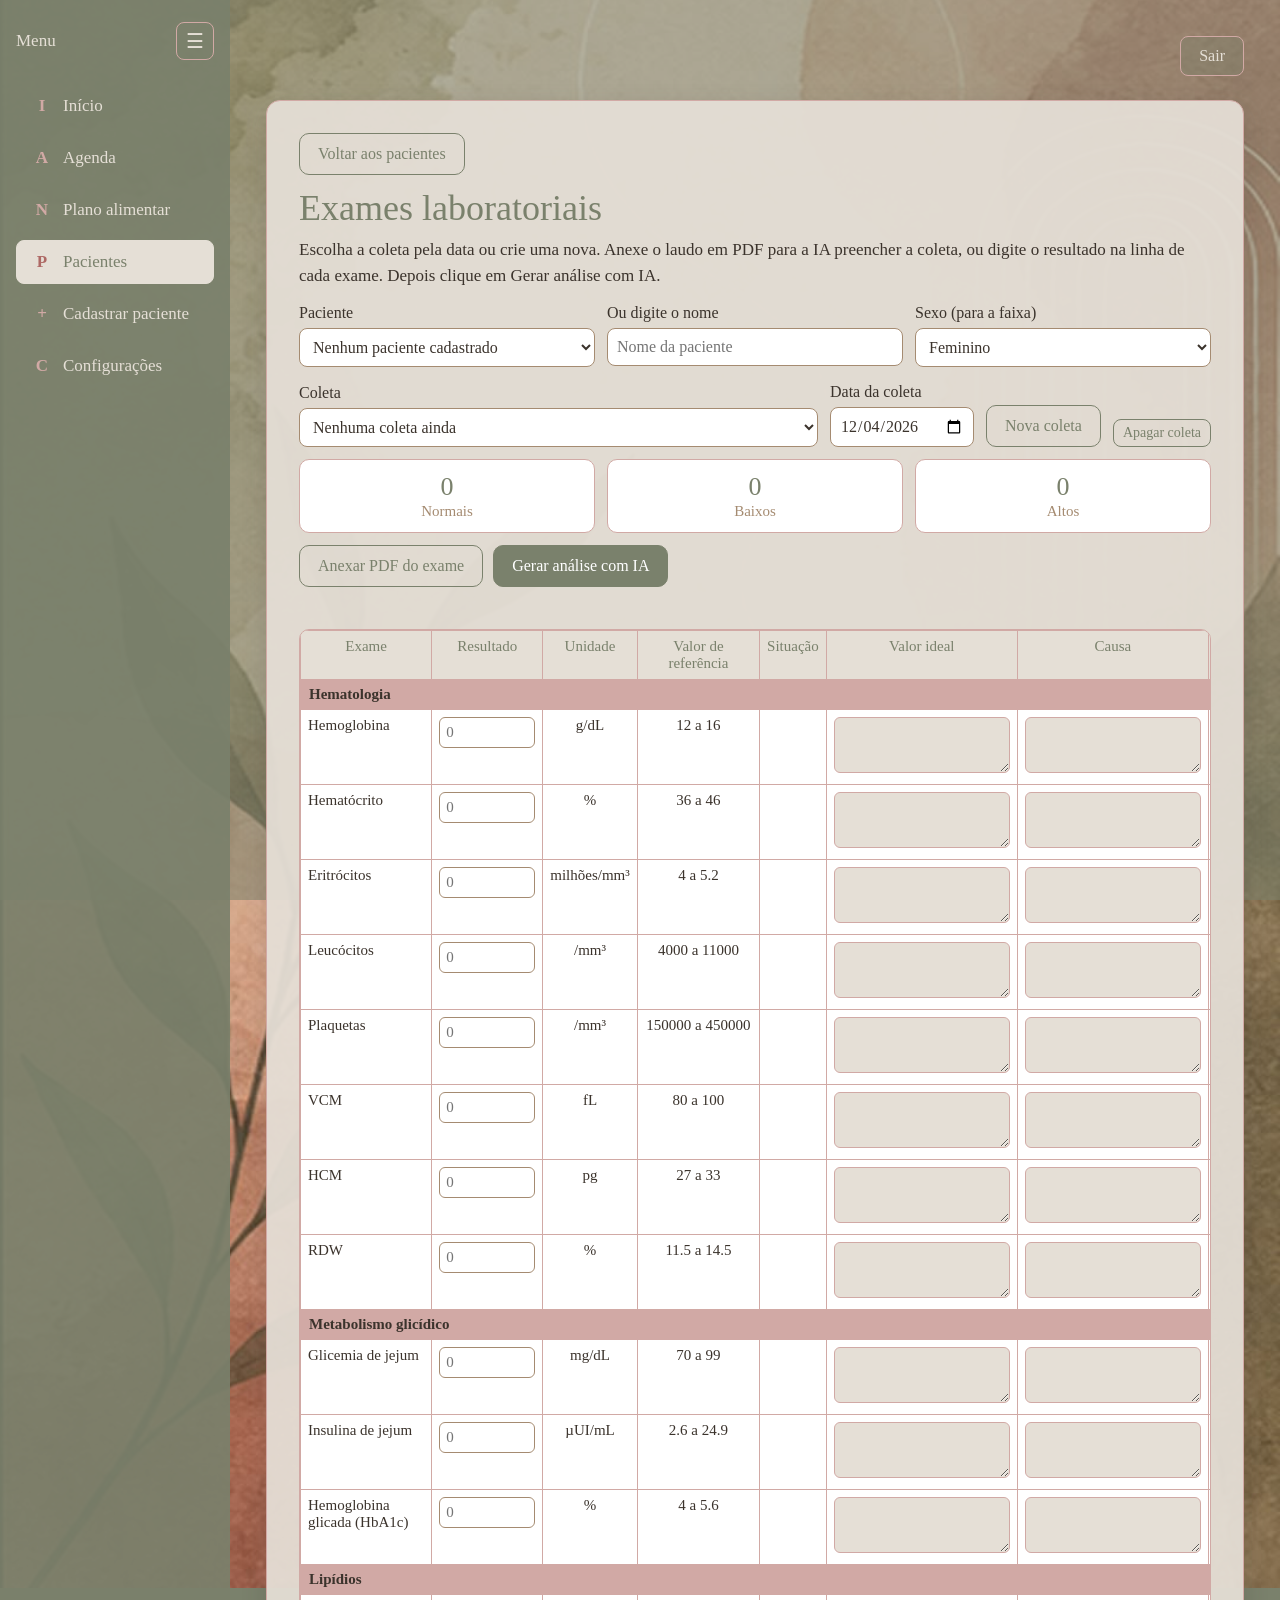
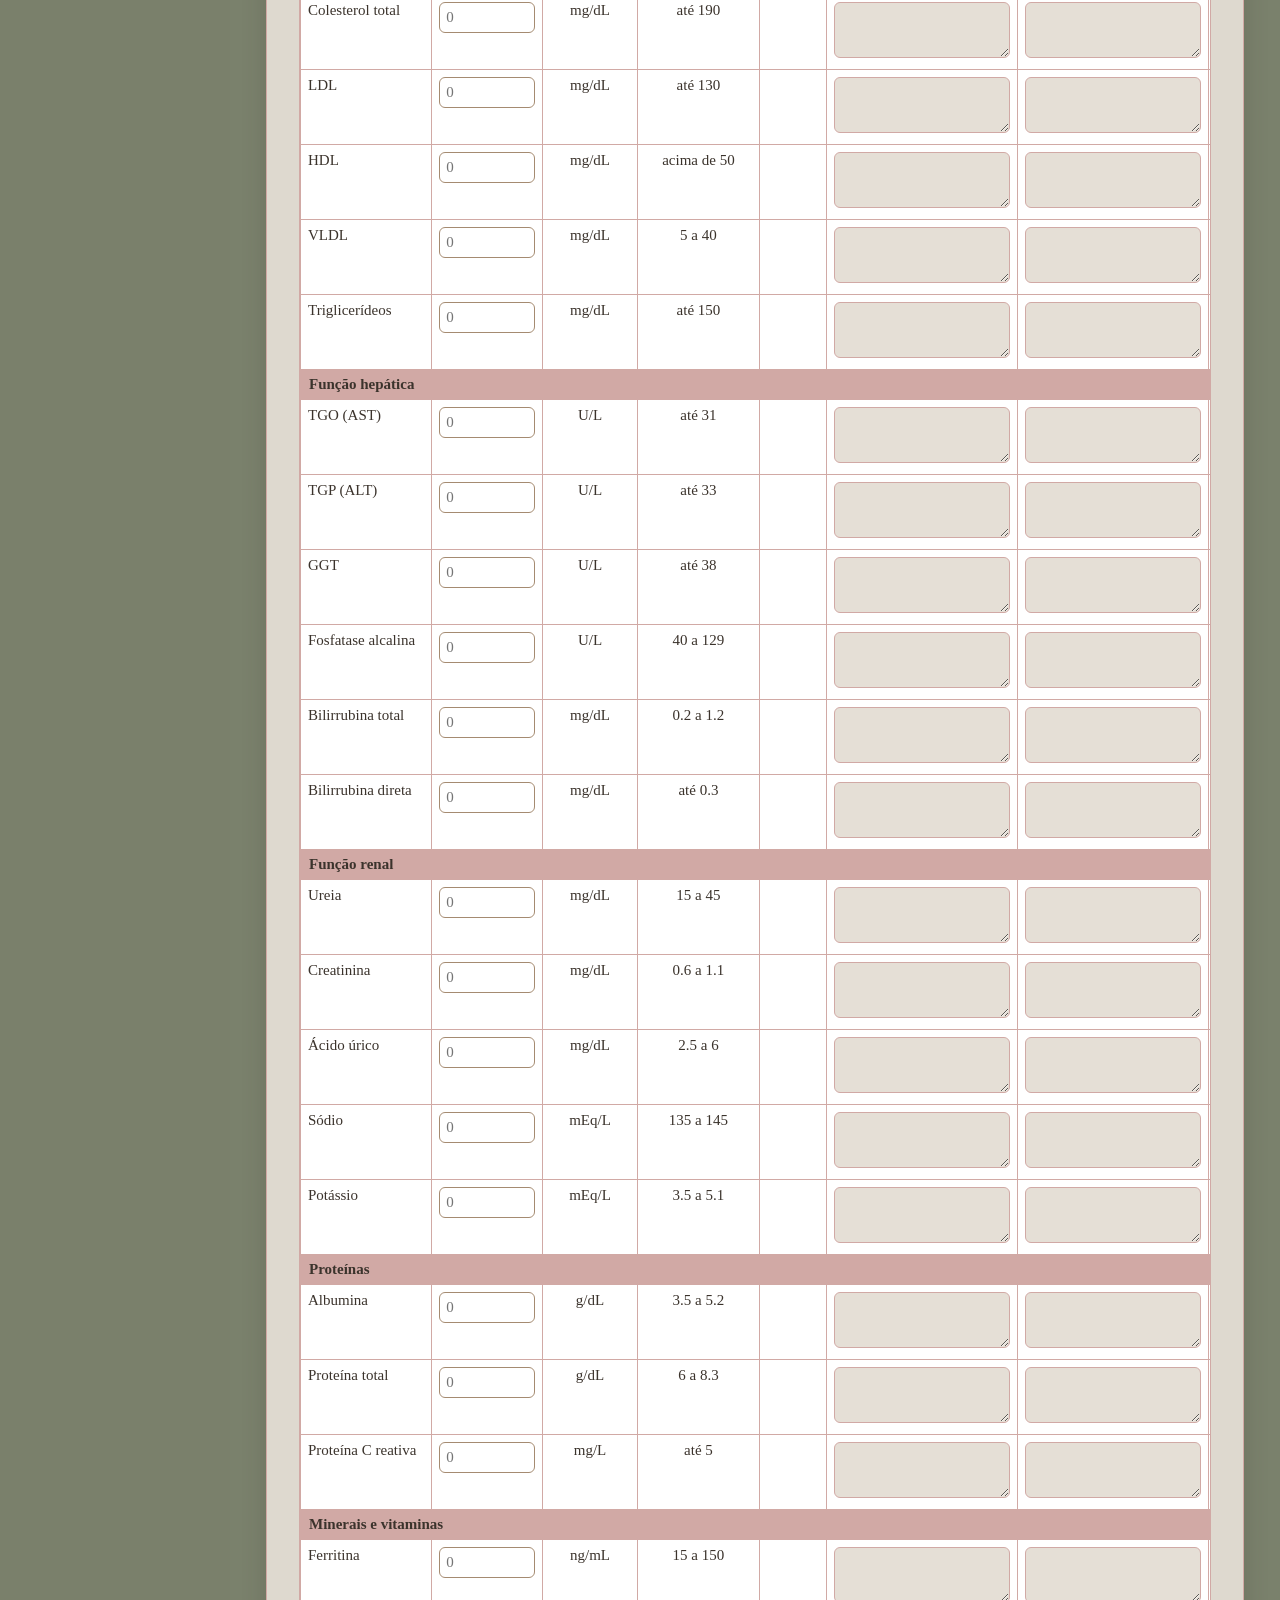
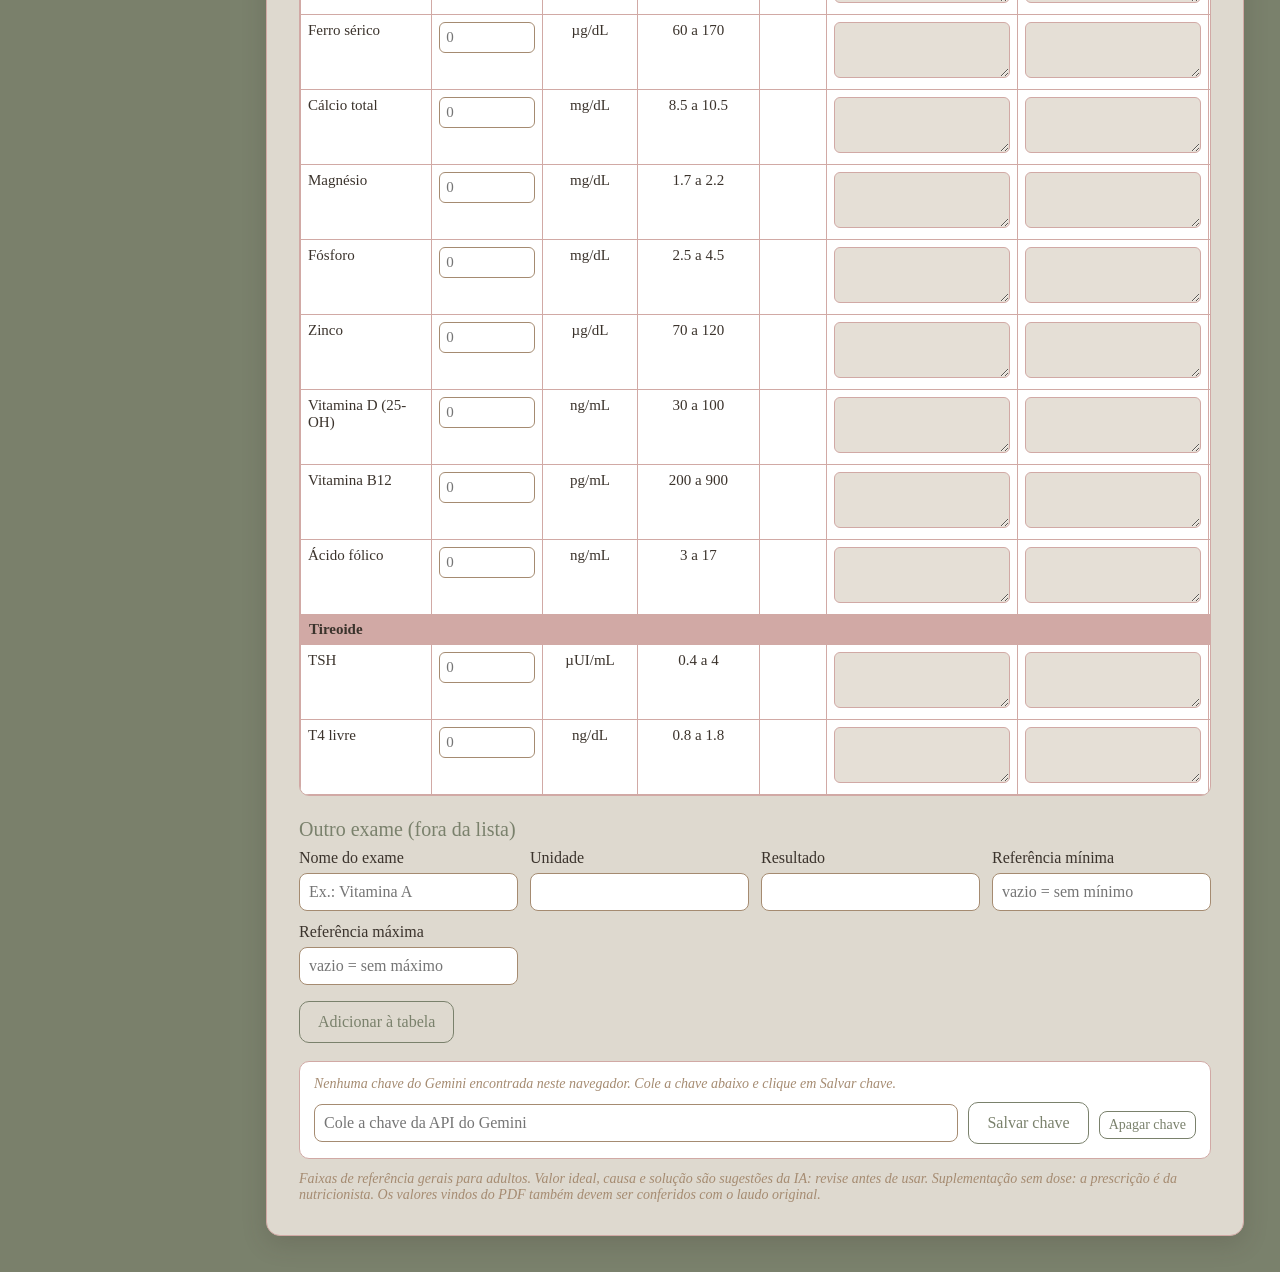
<file: pacientes/exames/index.html>
<!DOCTYPE html>
<html lang="pt-BR">
<head>
<meta charset="UTF-8">
<meta name="viewport" content="width=device-width, initial-scale=1">
<meta name="theme-color" content="#7A816C">
<title>Exames do paciente</title>
<style>
*{box-sizing:border-box}
html,body{margin:0;min-height:100%}
body{font-family:"Times New Roman",Times,serif;color:#3B332C;background:#7A816C url("../../ceu.jpg") center/cover no-repeat fixed;min-height:100vh;overflow-x:hidden}
body::before{content:"";position:fixed;inset:0;background:rgba(122,129,108,.55);z-index:0}
.app{position:relative;z-index:1;display:flex;min-height:100vh}
aside{width:230px;flex-shrink:0;background:rgba(122,129,108,.92);color:#E5DFD6;padding:22px 16px;transition:width .25s,padding .25s;overflow:hidden}
aside.recolhido{width:72px;padding:22px 10px}
.topo-menu{display:flex;align-items:center;justify-content:space-between;margin-bottom:24px;gap:8px}
.alternar{width:38px;height:38px;border:1px solid #D1A9A5;border-radius:8px;background:transparent;color:#E5DFD6;font-size:20px;flex-shrink:0;cursor:pointer}
.alternar:hover{background:#D1A9A5;color:#7A816C}
.titulo-menu{font-size:17px;white-space:nowrap}
aside.recolhido .titulo-menu,aside.recolhido .rotulo{display:none}
.menu{display:flex;flex-direction:column;gap:8px}
.menu a{display:flex;align-items:center;gap:10px;padding:11px 14px;border:1px solid transparent;border-radius:8px;color:#E5DFD6;font-size:17px;white-space:nowrap;text-decoration:none}
.menu a:hover{background:rgba(229,223,214,.18)}
.menu a.ativo{background:#E5DFD6;color:#7A816C;border-color:#E5DFD6}
.icone{width:22px;text-align:center;flex-shrink:0;font-weight:bold;color:#D1A9A5}
.menu a.ativo .icone{color:#AE6965}
main{flex:1;min-width:0;padding:clamp(18px,3vw,36px)}
header.cabecalho{display:flex;justify-content:flex-end;flex-wrap:wrap;gap:10px;margin-bottom:24px}
.botao-topo{padding:10px 18px;border:1px solid #D1A9A5;border-radius:8px;color:#E5DFD6;text-decoration:none;font-size:16px;background:rgba(122,129,108,.35)}
.botao-topo:hover{background:#D1A9A5;color:#7A816C}
.cartao{background:rgba(229,223,214,.94);border:1px solid #D1A9A5;border-radius:14px;padding:clamp(18px,3vw,32px);box-shadow:0 8px 24px rgba(59,51,44,.18);min-width:0}
h1{margin:0 0 8px;font-weight:normal;font-size:clamp(26px,4vw,36px);color:#7A816C}
.intro{margin:0 0 16px;font-size:17px;line-height:1.5}
.form{display:grid;grid-template-columns:repeat(auto-fit,minmax(200px,1fr));gap:12px;margin-bottom:16px}
.form label{display:flex;flex-direction:column;gap:6px;font-size:16px}
.form select,.form input,.campo{font:inherit;font-size:16px;padding:9px;border:1px solid #A58B71;border-radius:8px;background:#FFFFFF;color:#3B332C;max-width:100%}
.campo{min-width:260px;flex:1 1 260px}
.btn{padding:11px 18px;border:1px solid #7A816C;border-radius:10px;background:#7A816C;color:#FFFFFF;font:inherit;font-size:16px;cursor:pointer;text-decoration:none;display:inline-block}
.btn:hover{background:#AE6965;border-color:#AE6965}
.btn:disabled{opacity:.6;cursor:wait}
.btn.sec{background:transparent;color:#7A816C}
.btn.sec:hover{background:#D1A9A5;color:#7A816C;border-color:#D1A9A5}
.acoes{display:flex;flex-wrap:wrap;gap:10px;align-items:center;margin:12px 0}
.status{min-height:24px;font-size:16px;margin:6px 0}
.resumo{display:grid;grid-template-columns:repeat(auto-fit,minmax(140px,1fr));gap:12px;margin:12px 0}
.caixa{background:#FFFFFF;border:1px solid #D1A9A5;border-radius:10px;padding:12px;text-align:center}
.caixa strong{display:block;font-size:26px;font-weight:normal;color:#7A816C}
.caixa span{font-size:15px;color:#A58B71}
.tabela-wrap{overflow-x:auto;border-radius:10px;border:1px solid #D1A9A5;background:#FFFFFF}
table{border-collapse:collapse;width:100%;min-width:1100px;font-size:15px}
th,td{border:1px solid #D1A9A5;padding:7px;vertical-align:top;text-align:left}
th{background:#E5DFD6;color:#7A816C;font-weight:normal;text-align:center}
tr.grupo td{background:#D1A9A5;color:#3B332C;padding:6px 8px;font-weight:bold}
td.c{text-align:center;white-space:nowrap}
.res{font:inherit;font-size:15px;width:96px;padding:6px;border:1px solid #A58B71;border-radius:6px;background:#FFFFFF;color:#3B332C}
.ed{font:inherit;font-size:14px;width:100%;min-width:170px;min-height:56px;border:1px solid #D1A9A5;border-radius:6px;padding:6px;background:#FFFFFF;color:#3B332C;resize:vertical}
.ed:disabled{background:#E5DFD6}
.form select,.form input,.campo{font:inherit;font-size:16px;padding:9px;border:1px solid #A58B71;border-radius:8px;background:#FFFFFF;color:#3B332C}
.tag{display:inline-block;padding:2px 10px;border-radius:999px;font-size:14px;border:1px solid #A58B71;color:#A58B71;white-space:nowrap}
.tag.normal{border-color:#7A816C;color:#7A816C}
.tag.baixo{border-color:#AE6965;color:#AE6965}
.tag.alto{border-color:#AE6965;background:#D1A9A5;color:#3B332C}
.mini{font:inherit;font-size:14px;padding:5px 9px;border:1px solid #7A816C;border-radius:8px;background:transparent;color:#7A816C;cursor:pointer;margin-top:4px}
.mini:hover{background:#D1A9A5;border-color:#D1A9A5}
.coleta{display:flex;flex-wrap:wrap;gap:12px;align-items:flex-end;margin-bottom:12px}
.coleta label{display:flex;flex-direction:column;gap:6px;font-size:16px}
.coleta select,.coleta input{font:inherit;font-size:16px;padding:9px;border:1px solid #A58B71;border-radius:8px;background:#FFFFFF;color:#3B332C}
.chave{margin-top:18px;padding:14px;border:1px solid #D1A9A5;border-radius:10px;background:#FFFFFF}
.nota{font-size:14px;color:#A58B71;font-style:italic;margin:12px 0 0}
.subtitulo{font-size:20px;color:#7A816C;margin:22px 0 8px;font-weight:normal}
@media(max-width:700px){
.app{flex-direction:column}
aside{width:100%;padding:14px 16px}
aside.recolhido{width:100%;padding:14px 16px}
aside.recolhido .titulo-menu,aside.recolhido .rotulo{display:inline}
.menu{flex-direction:row;flex-wrap:wrap}
.menu a{flex:1 1 auto;justify-content:center}
.rotulo{display:inline}
aside.fechado .menu{display:none}
.botao-topo{width:100%;text-align:center}
.campo{min-width:0;width:100%}
}
</style>
</head>
<body>
<div class="app">
<aside id="menu">
<div class="topo-menu"><span class="titulo-menu">Menu</span><button class="alternar" id="alternar" aria-label="Recolher ou expandir menu">&#9776;</button></div>
<nav class="menu">
<a href="../../painel/index.html"><span class="icone">I</span><span class="rotulo">Início</span></a>
<a href="../../painel/index.html#agenda"><span class="icone">A</span><span class="rotulo">Agenda</span></a>
<a href="../../painel/plano/index.html"><span class="icone">N</span><span class="rotulo">Plano alimentar</span></a>
<a href="../index.html" class="ativo"><span class="icone">P</span><span class="rotulo">Pacientes</span></a>
<a href="../cadastro.html"><span class="icone">+</span><span class="rotulo">Cadastrar paciente</span></a>
<a href="../../painel/index.html#configuracoes"><span class="icone">C</span><span class="rotulo">Configurações</span></a>
</nav>
</aside>
<main>
<header class="cabecalho"><a class="botao-topo" href="../../login/index.html">Sair</a></header>
<div class="cartao">
<a class="btn sec" id="voltar" href="../index.html" style="margin-bottom:12px">Voltar aos pacientes</a>
<h1 id="titulo">Exames laboratoriais</h1>
<p class="intro">Escolha a coleta pela data ou crie uma nova. Anexe o laudo em PDF para a IA preencher a coleta, ou digite o resultado na linha de cada exame. Depois clique em Gerar análise com IA.</p>

<div class="form">
<label>Paciente<select id="sel"></select></label>
<label>Ou digite o nome<input type="text" id="livre" placeholder="Nome da paciente"></label>
<label>Sexo (para a faixa)<select id="sexo"><option value="f">Feminino</option><option value="m">Masculino</option></select></label>
</div>

<div class="coleta">
<label style="flex:1 1 220px">Coleta<select id="col-sel"></select></label>
<label>Data da coleta<input type="date" id="data"></label>
<button class="btn sec" id="col-nova" type="button">Nova coleta</button>
<button class="mini" id="col-apagar" type="button">Apagar coleta</button>
</div>

<div class="resumo">
<div class="caixa"><strong id="n-normal">0</strong><span>Normais</span></div>
<div class="caixa"><strong id="n-baixo">0</strong><span>Baixos</span></div>
<div class="caixa"><strong id="n-alto">0</strong><span>Altos</span></div>
</div>

<div class="acoes">
<button class="btn sec" id="pdf-btn" type="button">Anexar PDF do exame</button>
<input type="file" id="pdf-file" accept="application/pdf,image/jpeg,image/png" hidden>
<button class="btn" id="ia-btn" type="button">Gerar análise com IA</button>
</div>
<p class="status" id="status"></p>

<div class="tabela-wrap">
<table>
<thead><tr>
<th>Exame</th><th>Resultado</th><th>Unidade</th><th>Valor de referência</th><th>Situação</th><th>Valor ideal</th><th>Causa</th><th>Solução / suplementação</th>
</tr></thead>
<tbody id="corpo"></tbody>
</table>
</div>

<h2 class="subtitulo">Outro exame (fora da lista)</h2>
<div class="form">
<label>Nome do exame<input type="text" id="ex-nome" placeholder="Ex.: Vitamina A"></label>
<label>Unidade<input type="text" id="ex-unid"></label>
<label>Resultado<input type="text" id="ex-valor" inputmode="decimal"></label>
<label>Referência mínima<input type="text" id="ex-min" inputmode="decimal" placeholder="vazio = sem mínimo"></label>
<label>Referência máxima<input type="text" id="ex-max" inputmode="decimal" placeholder="vazio = sem máximo"></label>
</div>
<div class="acoes"><button class="btn sec" id="ex-add" type="button">Adicionar à tabela</button><span id="add-status" class="nota" style="margin:0"></span></div>

<div class="chave">
<p class="nota" id="chave-status" style="margin:0 0 10px"></p>
<div class="acoes" style="margin:0">
<input class="campo" type="password" id="chave-campo" placeholder="Cole a chave da API do Gemini" autocomplete="off">
<button class="btn sec" id="chave-salvar" type="button">Salvar chave</button>
<button class="mini" id="chave-apagar" type="button">Apagar chave</button>
</div>
</div>

<p class="nota">Faixas de referência gerais para adultos. Valor ideal, causa e solução são sugestões da IA: revise antes de usar. Suplementação sem dose: a prescrição é da nutricionista. Os valores vindos do PDF também devem ser conferidos com o laudo original.</p>
</div>
</main>
</div>

<script>
(function(){
  var menu=document.getElementById('menu');
  document.getElementById('alternar').addEventListener('click',function(){
    menu.classList.toggle('recolhido');
    menu.classList.toggle('fechado');
  });

  var G=[
    ['Hematologia',[['Hemoglobina','g/dL',12,16,13.5,17.5],['Hematócrito','%',36,46,41,53],['Eritrócitos','milhões/mm³',4.0,5.2,4.5,5.9],['Leucócitos','/mm³',4000,11000],['Plaquetas','/mm³',150000,450000],['VCM','fL',80,100],['HCM','pg',27,33],['RDW','%',11.5,14.5]]],
    ['Metabolismo glicídico',[['Glicemia de jejum','mg/dL',70,99],['Insulina de jejum','µUI/mL',2.6,24.9],['Hemoglobina glicada (HbA1c)','%',4,5.6]]],
    ['Lipídios',[['Colesterol total','mg/dL',0,190],['LDL','mg/dL',0,130],['HDL','mg/dL',50,null,40,null],['VLDL','mg/dL',5,40],['Triglicerídeos','mg/dL',0,150]]],
    ['Função hepática',[['TGO (AST)','U/L',0,31,0,41],['TGP (ALT)','U/L',0,33,0,41],['GGT','U/L',0,38,0,55],['Fosfatase alcalina','U/L',40,129],['Bilirrubina total','mg/dL',0.2,1.2],['Bilirrubina direta','mg/dL',0,0.3]]],
    ['Função renal',[['Ureia','mg/dL',15,45],['Creatinina','mg/dL',0.6,1.1,0.7,1.3],['Ácido úrico','mg/dL',2.5,6,3.5,7.2],['Sódio','mEq/L',135,145],['Potássio','mEq/L',3.5,5.1]]],
    ['Proteínas',[['Albumina','g/dL',3.5,5.2],['Proteína total','g/dL',6,8.3],['Proteína C reativa','mg/L',0,5]]],
    ['Minerais e vitaminas',[['Ferritina','ng/mL',15,150,30,400],['Ferro sérico','µg/dL',60,170],['Cálcio total','mg/dL',8.5,10.5],['Magnésio','mg/dL',1.7,2.2],['Fósforo','mg/dL',2.5,4.5],['Zinco','µg/dL',70,120],['Vitamina D (25-OH)','ng/mL',30,100],['Vitamina B12','pg/mL',200,900],['Ácido fólico','ng/mL',3,17]]],
    ['Tireoide',[['TSH','µUI/mL',0.4,4],['T4 livre','ng/dL',0.8,1.8]]]
  ];

  var CAT={},NOMES={};
  function semAcento(s){return String(s||'').toLowerCase().normalize('NFD').replace(/[\u0300-\u036f]/g,'').replace(/\s+/g,' ').trim();}
  G.forEach(function(g){g[1].forEach(function(e){CAT[e[0]]=e;NOMES[semAcento(e[0])]=e[0];});});

  var pacientes=[],colecoes=null,medidas={},curId=null;
  try{pacientes=JSON.parse(localStorage.getItem('pacientes')||'[]')||[];}catch(e){pacientes=[];}
  try{colecoes=JSON.parse(localStorage.getItem('coletas')||'null');}catch(e){colecoes=null;}
  try{medidas=JSON.parse(localStorage.getItem('medidas')||'{}')||{};}catch(e){medidas={};}

  function esc(t){var d=document.createElement('div');d.textContent=t==null?'':String(t);return d.innerHTML;}
  function ea(t){return esc(t).replace(/"/g,'&quot;');}
  function txt(v){return String(v==null?'':v).trim();}
  function num(v){var s=txt(v).replace(',','.');if(s==='')return null;var n=parseFloat(s);return isNaN(n)||!/^-?\d/.test(s)?null:n;}
  function faixa(a,b){if(a==null&&b==null)return 'sem referência';if(b==null)return 'acima de '+a;if(a==null||a===0)return 'até '+b;return a+' a '+b;}
  function classif(v,a,b){if(v==null||(a==null&&b==null))return 'sem';if(a!=null&&v<a)return 'baixo';if(b!=null&&v>b)return 'alto';return 'normal';}
  var ROT={baixo:'Baixo',normal:'Normal',alto:'Alto',sem:'Sem referência'};
  function tagHtml(s){return ROT[s]?'<span class="tag '+s+'">'+ROT[s]+'</span>':'';}
  function rf(e,sexo){return (sexo==='m'&&e.length>4)?[e[4],e[5]]:[e[2],e[3]];}
  function p2(n){return n<10?'0'+n:''+n;}
  function hoje(){var d=new Date();return d.getFullYear()+'-'+p2(d.getMonth()+1)+'-'+p2(d.getDate());}
  function br(d){return /^\d{4}-\d{2}-\d{2}$/.test(d||'')?d.split('-').reverse().join('/'):'sem data';}
  function achar(L,nm){for(var j=L.length-1;j>=0;j--){if(L[j].exame===nm)return j;}return -1;}
  function sexoDe(p){return /^m|masc/i.test(String((p&&p.sexo)||''))?'m':'f';}

  if(!colecoes){
    colecoes={};
    var old={};
    try{old=JSON.parse(localStorage.getItem('exames')||'{}')||{};}catch(e){old={};}
    Object.keys(old).forEach(function(n){
      var g={}, L=Array.isArray(old[n])?old[n]:[];
      L.forEach(function(x){
        if(!x||txt(x.valor)==='')return;
        var d=/^\d{4}-\d{2}-\d{2}$/.test(x.data||'')?x.data:hoje();
        (g[d]=g[d]||[]).push({exame:x.exame,valor:String(x.valor),unidade:x.unidade||'',min:x.min==null?null:x.min,max:x.max==null?null:x.max,ia:x.ia||{}});
      });
      colecoes[n]=Object.keys(g).map(function(d,k){return {id:'c'+Date.now()+k,data:d,itens:g[d]};});
    });
  }

  function salvar(){
    var flat={};
    Object.keys(colecoes).forEach(function(n){
      flat[n]=[];
      colecoes[n].forEach(function(c){
        c.itens.forEach(function(it){
          flat[n].push({data:c.data,exame:it.exame,valor:it.valor,unidade:it.unidade,min:it.min,max:it.max,ref:faixa(it.min,it.max),ia:it.ia||{}});
        });
      });
    });
    try{localStorage.setItem('coletas',JSON.stringify(colecoes));localStorage.setItem('exames',JSON.stringify(flat));}catch(e){}
  }

  var selP=document.getElementById('sel'),livre=document.getElementById('livre'),sexoEl=document.getElementById('sexo'),
      dataEl=document.getElementById('data'),corpo=document.getElementById('corpo'),colSel=document.getElementById('col-sel');

  if(pacientes.length){
    pacientes.forEach(function(p,i){var o=document.createElement('option');o.value=String(i);o.textContent=p.nome||('Paciente '+(i+1));selP.appendChild(o);});
  }else{
    var o0=document.createElement('option');o0.value='';o0.textContent='Nenhum paciente cadastrado';selP.appendChild(o0);
  }

  var idx=parseInt(new URLSearchParams(location.search).get('i'),10);
  if(isNaN(idx)||!pacientes[idx])idx=pacientes.length?0:-1;
  if(idx>=0)selP.value=String(idx);

  function pac(){return selP.value!==''&&pacientes[selP.value]?pacientes[selP.value]:null;}
  function nome(){var t=txt(livre.value);if(t)return t;var p=pac();return p&&p.nome?p.nome:'Sem paciente';}
  function refDe(x){var c=CAT[x.exame];return c?rf(c,sexoEl.value):[x.min,x.max];}
  function lista(n){return (colecoes[n]||[]).slice().sort(function(a,b){return a.data<b.data?1:a.data>b.data?-1:0;});}

  function atual(criar){
    var n=nome(), L=colecoes[n]||(colecoes[n]=[]), c=null;
    for(var i=0;i<L.length;i++){if(L[i].id===curId)c=L[i];}
    if(!c&&L.length){c=lista(n)[0];curId=c.id;}
    if(!c&&criar){c={id:'c'+Date.now(),data:dataEl.value||hoje(),itens:[]};L.push(c);curId=c.id;}
    return c;
  }

  function lerData(){var L=lista(nome());curId=L.length?L[0].id:null;}

  function sincronizaRef(){
    (colecoes[nome()]||[]).forEach(function(c){
      c.itens.forEach(function(it){if(CAT[it.exame]){var r=rf(CAT[it.exame],sexoEl.value);it.min=r[0];it.max=r[1];}});
    });
    salvar();
  }

  function renderSel(){
    var L=lista(nome()), c=atual(false);
    colSel.innerHTML=L.length
      ?L.map(function(x){return '<option value="'+x.id+'">'+br(x.data)+' ('+x.itens.length+' exame(s))</option>';}).join('')
      :'<option value="">Nenhuma coleta ainda</option>';
    if(c)colSel.value=c.id;
    dataEl.value=c?c.data:hoje();
  }

  function contar(){
    var c=atual(false), L=c?c.itens:[], k={normal:0,baixo:0,alto:0};
    L.forEach(function(x){var r=refDe(x),s=classif(num(x.valor),r[0],r[1]);if(k[s]!==undefined)k[s]++;});
    document.getElementById('n-normal').textContent=k.normal;
    document.getElementById('n-baixo').textContent=k.baixo;
    document.getElementById('n-alto').textContent=k.alto;
  }

  function ta(campo,val,dis){return '<textarea class="ed" data-campo="'+campo+'"'+dis+'>'+esc(val||'')+'</textarea>';}

  function linha(nm,unid,en,custom){
    var valor=en?en.valor:'';
    var r=CAT[nm]?rf(CAT[nm],sexoEl.value):[en?en.min:null,en?en.max:null];
    var ia=(en&&en.ia)||{};
    var dis=valor===''?' disabled':'';
    var sit=valor===''?'':tagHtml(classif(num(valor),r[0],r[1]));
    return '<tr data-nm="'+ea(nm)+'">'
      +'<td>'+esc(nm)+(custom?'<br><button class="mini" type="button" data-rem="1">Remover</button>':'')+'</td>'
      +'<td><input class="res" type="text" inputmode="decimal" value="'+ea(valor)+'" placeholder="0"></td>'
      +'<td class="c">'+esc(unid||'')+'</td>'
      +'<td class="c">'+esc(faixa(r[0],r[1]))+'</td>'
      +'<td class="c sit">'+sit+'</td>'
      +'<td>'+ta('ideal',ia.ideal,dis)+'</td>'
      +'<td>'+ta('causa',ia.causa,dis)+'</td>'
      +'<td>'+ta('solucao',ia.solucao,dis)+'</td>'
      +'</tr>';
  }

  function renderTabela(){
    var c=atual(false), L=c?c.itens:[], h='';
    G.forEach(function(g){
      h+='<tr class="grupo"><td colspan="8">'+esc(g[0])+'</td></tr>';
      g[1].forEach(function(e){var j=achar(L,e[0]);h+=linha(e[0],e[1],j>=0?L[j]:null,false);});
    });
    var outros=L.filter(function(x){return !CAT[x.exame];});
    if(outros.length){
      h+='<tr class="grupo"><td colspan="8">Outros exames</td></tr>';
      outros.forEach(function(x){h+=linha(x.exame,x.unidade,x,true);});
    }
    corpo.innerHTML=h;
    contar();
  }

  function gravarEm(c,nm,v){
    var L=c.itens, j=achar(L,nm), cat=CAT[nm];
    if(v===''){if(j>=0)L.splice(j,1);return true;}
    if(num(v)==null)return false;
    var r=cat?rf(cat,sexoEl.value):(j>=0?[L[j].min,L[j].max]:[null,null]);
    if(j<0)L.push({exame:nm,valor:v,unidade:cat?cat[1]:'',min:r[0],max:r[1],ia:{}});
    else{L[j].valor=v;L[j].min=r[0];L[j].max=r[1];}
    return true;
  }

  corpo.addEventListener('input',function(e){
    var t=e.target;
    if(!t.classList.contains('res'))return;
    var tr=t.closest('tr'), nm=tr.getAttribute('data-nm'), v=txt(t.value);
    var c=atual(v!==''), ok=c?gravarEm(c,nm,v):true;
    if(c)salvar();
    var L=c?c.itens:[], j=achar(L,nm);
    var sit=tr.querySelector('.sit'), ted=tr.querySelectorAll('textarea.ed');
    if(!ok){
      sit.innerHTML='<span class="tag sem">Use número</span>';
    }else if(j<0){
      sit.innerHTML='';
      ted.forEach(function(x){x.disabled=true;});
    }else{
      var r=refDe(L[j]);
      sit.innerHTML=tagHtml(classif(num(L[j].valor),r[0],r[1]));
      ted.forEach(function(x){x.disabled=false;});
    }
    contar();
  });

  corpo.addEventListener('change',function(e){
    var t=e.target, tr=t.closest('tr');
    if(t.classList.contains('res')){
      if(txt(t.value)===''&&tr.querySelector('[data-rem]'))renderTabela();
      return;
    }
    if(t.classList.contains('ed')){
      var c=atual(false), nm=tr.getAttribute('data-nm'), j=c?achar(c.itens,nm):-1;
      if(j<0)return;
      c.itens[j].ia=c.itens[j].ia||{};
      c.itens[j].ia[t.getAttribute('data-campo')]=t.value.trim();
      salvar();
    }
  });

  corpo.addEventListener('click',function(e){
    var b=e.target.closest?e.target.closest('[data-rem]'):null;
    if(!b)return;
    var c=atual(false), nm=b.closest('tr').getAttribute('data-nm');
    if(c){var j=achar(c.itens,nm);if(j>=0){c.itens.splice(j,1);salvar();}}
    renderTabela();
  });

  colSel.addEventListener('change',function(){curId=colSel.value;render();});

  document.getElementById('col-nova').addEventListener('click',function(){
    var n=nome(), c={id:'c'+Date.now(),data:hoje(),itens:[]};
    (colecoes[n]=colecoes[n]||[]).push(c);
    curId=c.id;salvar();render();
    document.getElementById('status').textContent='Nova coleta criada. Digite os resultados ou anexe o laudo.';
  });

  document.getElementById('col-apagar').addEventListener('click',function(){
    var n=nome(), c=atual(false), st=document.getElementById('status');
    if(!c){st.textContent='Não há coleta para apagar.';return;}
    if(!confirm('Apagar esta coleta com todos os resultados?'))return;
    colecoes[n]=colecoes[n].filter(function(x){return x.id!==c.id;});
    curId=null;salvar();render();
    st.textContent='Coleta apagada.';
  });

  selP.addEventListener('change',function(){
    livre.value='';
    sexoEl.value=sexoDe(pac());
    var u=new URL(location.href);
    if(selP.value!=='')u.searchParams.set('i',selP.value);
    history.replaceState(null,'',u.toString());
    lerData();render();
  });

  livre.addEventListener('change',function(){lerData();render();});

  sexoEl.addEventListener('change',function(){sincronizaRef();renderTabela();});

  dataEl.addEventListener('change',function(){
    var c=atual(false);
    if(c){c.data=dataEl.value||hoje();salvar();render();}
  });

  document.getElementById('ex-add').addEventListener('click',function(){
    var st=document.getElementById('add-status');
    var nm=txt(document.getElementById('ex-nome').value), vt=txt(document.getElementById('ex-valor').value);
    if(!nm){st.textContent='Digite o nome do exame.';return;}
    if(CAT[nm]){st.textContent='Este exame já está na tabela: digite o resultado na linha dele.';return;}
    if(vt===''){st.textContent='Digite o resultado.';return;}
    if(num(vt)==null){st.textContent='Use número no resultado (ex.: 98 ou 5,4).';return;}
    var c=atual(true), j=achar(c.itens,nm);
    var it={exame:nm,valor:vt,unidade:txt(document.getElementById('ex-unid').value),min:num(document.getElementById('ex-min').value),max:num(document.getElementById('ex-max').value),ia:{}};
    if(j>=0)c.itens[j]=it;else c.itens.push(it);
    salvar();
    ['ex-nome','ex-unid','ex-valor','ex-min','ex-max'].forEach(function(id){document.getElementById(id).value='';});
    st.textContent='Exame adicionado à coleta.';
    render();
  });

  function chaveGemini(){
    var own=localStorage.getItem('gemini_chave');
    if(own&&own.trim())return own.trim();
    for(var i=0;i<localStorage.length;i++){
      var kk=localStorage.key(i);
      if(!/gemini/i.test(kk)||kk==='gemini_chave')continue;
      var v=localStorage.getItem(kk)||'';
      try{
        var p=JSON.parse(v);
        if(typeof p==='string')v=p;
        else if(p&&typeof p==='object'){for(var q in p){if(typeof p[q]==='string'&&p[q].length>10){v=p[q];break;}}}
      }catch(e){}
      v=String(v).trim();
      if(v.length>10)return v;
    }
    return '';
  }

  function atualizaChave(){
    var c=chaveGemini();
    document.getElementById('chave-status').textContent=c
      ?'Chave do Gemini encontrada neste navegador. Você não precisa fazer nada aqui.'
      :'Nenhuma chave do Gemini encontrada neste navegador. Cole a chave abaixo e clique em Salvar chave.';
  }

  document.getElementById('chave-salvar').addEventListener('click',function(){
    var campo=document.getElementById('chave-campo'), v=txt(campo.value);
    if(v.length<10){document.getElementById('status').textContent='Cole a chave completa do Gemini.';return;}
    try{localStorage.setItem('gemini_chave',v);}catch(e){}
    campo.value='';
    document.getElementById('status').textContent='Chave salva neste navegador.';
    atualizaChave();
  });

  document.getElementById('chave-apagar').addEventListener('click',function(){
    try{localStorage.removeItem('gemini_chave');}catch(e){}
    document.getElementById('status').textContent='Chave apagada desta tela.';
    atualizaChave();
  });

  function contexto(p){
    var L=medidas[p.nome]||[], u=L.length?L[L.length-1]:null, linhas=[];
    linhas.push('Idade: '+(p.idade?p.idade+' anos':'não informada'));
    linhas.push('Sexo: '+(p.sexo||'não informado'));
    linhas.push('Objetivo: '+(p.objetivo||'não informado'));
    var cond=[p.diagnostico,p.condicoes,p.observacoes,p.restricoes].filter(Boolean).join('; ');
    linhas.push('Condições de saúde informadas: '+(cond||'nenhuma informada'));
    if(u){
      var peso=num(u.peso), a=num(u.altura), alt=a==null?null:(a>3?a/100:a);
      if(peso!=null)linhas.push('Peso na última avaliação: '+peso+' kg');
      if(peso!=null&&alt)linhas.push('IMC na última avaliação: '+(peso/(alt*alt)).toFixed(1)+' kg/m²');
      if(u.circ&&num(u.circ.cintura)!=null)linhas.push('Cintura: '+u.circ.cintura+' cm');
    }
    return linhas.join('\n');
  }

  function parseLista(t){
    t=String(t||'');
    try{var j=JSON.parse(t.trim());if(Array.isArray(j))return j;if(j&&Array.isArray(j.exames))return j.exames;}catch(e){}
    var a=t.indexOf('['), b=t.lastIndexOf(']');
    if(a>=0&&b>a){try{return JSON.parse(t.slice(a,b+1));}catch(e){}}
    return null;
  }

  function parseDoc(t){
    t=String(t||'');
    try{var j=JSON.parse(t.trim());if(j&&typeof j==='object')return j;}catch(e){}
    var a=t.indexOf('{'), b=t.lastIndexOf('}');
    if(a>=0&&b>a){try{return JSON.parse(t.slice(a,b+1));}catch(e){}}
    return null;
  }

  var pdfBtn=document.getElementById('pdf-btn'), pdfFile=document.getElementById('pdf-file');
  pdfBtn.addEventListener('click',function(){pdfFile.click();});

  pdfFile.addEventListener('change',function(){
    var f=pdfFile.files&&pdfFile.files[0];
    pdfFile.value='';
    if(!f)return;
    var st=document.getElementById('status');
    if(f.size>15*1024*1024){st.textContent='Arquivo muito grande (máximo 15 MB).';return;}
    var key=chaveGemini();
    if(!key){st.textContent='Salve a chave do Gemini abaixo para anexar o exame.';return;}
    st.textContent='Lendo o exame...';
    pdfBtn.disabled=true;
    var mime=f.type||'application/pdf';
    var rd=new FileReader();
    rd.onload=function(){preencherComPdf(String(rd.result).split(',')[1]||'',mime,key);};
    rd.onerror=function(){st.textContent='Não consegui ler o arquivo. Tente de novo.';pdfBtn.disabled=false;};
    rd.readAsDataURL(f);
  });

  function preencherComPdf(b64,mime,key){
    var st=document.getElementById('status');
    var prompt='Você lê laudos de exames laboratoriais. Leia o documento anexado e extraia os resultados. Responda somente com um objeto JSON neste formato: {"data_coleta":"AAAA-MM-DD ou vazio","exames":[{"exame":"nome","valor":"número","unidade":"unidade"}]}.\n\nRegras:\n- Em "exame", use o nome da lista abaixo quando o exame do laudo corresponder a ele. Se não estiver na lista, use o nome que aparece no laudo.\n- "valor" é só o número, com ponto como separador decimal (ex.: 13.5). Em milhar, tire o separador (7.500 vira 7500). Sem unidade, sinal de alto ou baixo.\n- Não invente. Se um exame não aparece no documento, não o inclua.\n- Não inclua nome, idade, endereço, documento ou médico da pessoa.\n- Data da coleta em AAAA-MM-DD.\n\nLista de exames do sistema: '+Object.keys(CAT).join('; ');

    fetch('https://generativelanguage.googleapis.com/v1beta/models/gemini-2.5-flash:generateContent?key='+encodeURIComponent(key),{
      method:'POST',
      headers:{'Content-Type':'application/json'},
      body:JSON.stringify({contents:[{parts:[{inline_data:{mime_type:mime,data:b64}},{text:prompt}]}],generationConfig:{responseMimeType:'application/json',temperature:0.1}})
    })
    .then(function(r){if(!r.ok)throw new Error('HTTP '+r.status);return r.json();})
    .then(function(j){
      var c0=(j.candidates||[])[0], t='';
      if(c0&&c0.content&&c0.content.parts)t=c0.content.parts.map(function(q){return q.text||'';}).join('');
      var doc=parseDoc(t);
      if(!doc)throw new Error('resposta sem JSON');

      var n=nome(), dt=txt(doc.data_coleta), c;
      if(/^\d{4}-\d{2}-\d{2}$/.test(dt)){
        c=(colecoes[n]||[]).filter(function(x){return x.data===dt;})[0];
        if(!c){c={id:'c'+Date.now(),data:dt,itens:[]};(colecoes[n]=colecoes[n]||[]).push(c);}
      }else{
        c=atual(true);
      }
      curId=c.id;

      var ok=0, ign=0;
      (Array.isArray(doc.exames)?doc.exames:[]).forEach(function(x){
        if(!x)return;
        var nm=NOMES[semAcento(txt(x.exame))]||txt(x.exame);
        var v=txt(x.valor).replace(',','.');
        if(!nm||num(v)==null){ign++;return;}
        if(gravarEm(c,nm,v)){
          ok++;
          var jj=achar(c.itens,nm);
          if(!CAT[nm]&&jj>=0&&txt(x.unidade))c.itens[jj].unidade=txt(x.unidade);
        }else{ign++;}
      });
      salvar();
      render();
      st.textContent=ok
        ?ok+' resultado(s) preenchido(s) na coleta de '+br(c.data)+'. Confira com o laudo antes de gerar a análise.'+(ign?' '+ign+' item(ns) ficaram de fora.':'')
        :'Não encontrei resultados que correspondam aos exames deste arquivo.';
    })
    .catch(function(e){
      st.textContent='Não foi possível ler o exame. Verifique a chave e a conexão, ou tente um arquivo mais nítido.'+(e&&e.message?' ('+e.message+')':'');
    })
    .then(function(){pdfBtn.disabled=false;});
  }

  document.getElementById('ia-btn').addEventListener('click',function(){
    var btn=this, st=document.getElementById('status');
    var p=pac()||{nome:nome()}, c=atual(false), L=c?c.itens:[], idxs=[];
    L.forEach(function(x,i){
      var semAnalise=!(x.ia&&(x.ia.ideal||x.ia.causa||x.ia.solucao));
      if(txt(x.valor)!==''&&semAnalise)idxs.push(i);
    });
    if(!idxs.length){
      st.textContent=L.some(function(x){return txt(x.valor)!=='';})
        ?'Todos os exames desta coleta já têm análise. Para refazer, apague o texto do campo.'
        :'Digite ou anexe pelo menos um resultado antes de gerar a análise.';
      return;
    }
    var key=chaveGemini();
    if(!key){st.textContent='Salve a chave do Gemini abaixo para gerar a análise.';return;}

    var lista2=idxs.map(function(i){
      var x=L[i], r=refDe(x);
      return {i:i,exame:x.exame,valor:x.valor,unidade:x.unidade||'',referencia:faixa(r[0],r[1]),situacao:ROT[classif(num(x.valor),r[0],r[1])]};
    });

    var prompt='Você apoia uma nutricionista brasileira. Analise os exames abaixo para ESTA paciente e responda somente com um array JSON, sem texto fora dele. Cada item deve ter: "i" (o mesmo número recebido), "ideal" (o valor ou faixa-alvo mais adequado para esta paciente, considerando sexo, idade, objetivo e condições informadas; se não houver base suficiente, escreva "usar a faixa do laudo"), "causa" (causa provável do resultado, em linguagem simples; se estiver normal, escreva "Sem alteração a investigar"), "solucao" (orientações alimentares e, se fizer sentido, tipo de suplemento com o motivo, SEM dose; quando o caso pedir, escreva "avaliar com médico"). Não invente dados da paciente. Não faça diagnóstico. Seja objetivo, no máximo 2 frases por campo.\n\nDados da paciente:\n'
      +contexto(p)+'\nSexo usado na faixa: '+(sexoEl.value==='m'?'masculino':'feminino')
      +'\n\nExames:\n'+JSON.stringify(lista2);

    btn.disabled=true;
    st.textContent='Gerando análise...';
    fetch('https://generativelanguage.googleapis.com/v1beta/models/gemini-2.5-flash:generateContent?key='+encodeURIComponent(key),{
      method:'POST',
      headers:{'Content-Type':'application/json'},
      body:JSON.stringify({contents:[{parts:[{text:prompt}]}],generationConfig:{responseMimeType:'application/json',temperature:0.3}})
    })
    .then(function(r){if(!r.ok)throw new Error('HTTP '+r.status);return r.json();})
    .then(function(j){
      var c0=(j.candidates||[])[0], t='';
      if(c0&&c0.content&&c0.content.parts)t=c0.content.parts.map(function(q){return q.text||'';}).join('');
      var arr=parseLista(t);
      if(!arr)throw new Error('resposta sem JSON');
      var ok=0;
      arr.forEach(function(a){
        var i=parseInt(a.i,10);
        if(isNaN(i)||!L[i])return;
        L[i].ia={ideal:txt(a.ideal),causa:txt(a.causa),solucao:txt(a.solucao)};
        ok++;
      });
      salvar();
      renderTabela();
      st.textContent=ok?'Análise pronta. Revise os textos antes de usar.':'A IA não retornou análises válidas. Tente de novo.';
    })
    .catch(function(e){
      st.textContent='Não foi possível gerar a análise. Verifique a chave e a conexão.'+(e&&e.message?' ('+e.message+')':'');
    })
    .then(function(){btn.disabled=false;});
  });

  function render(){
    var n=nome();
    document.getElementById('titulo').textContent=n==='Sem paciente'?'Exames laboratoriais':'Exames de '+n;
    document.getElementById('voltar').href=pac()?'../perfil/index.html?i='+selP.value:'../index.html';
    sincronizaRef();
    renderSel();
    renderTabela();
    atualizaChave();
  }

  if(idx>=0)sexoEl.value=sexoDe(pac());
  lerData();
  render();
})();
</script>
</body>
</html>
</file>
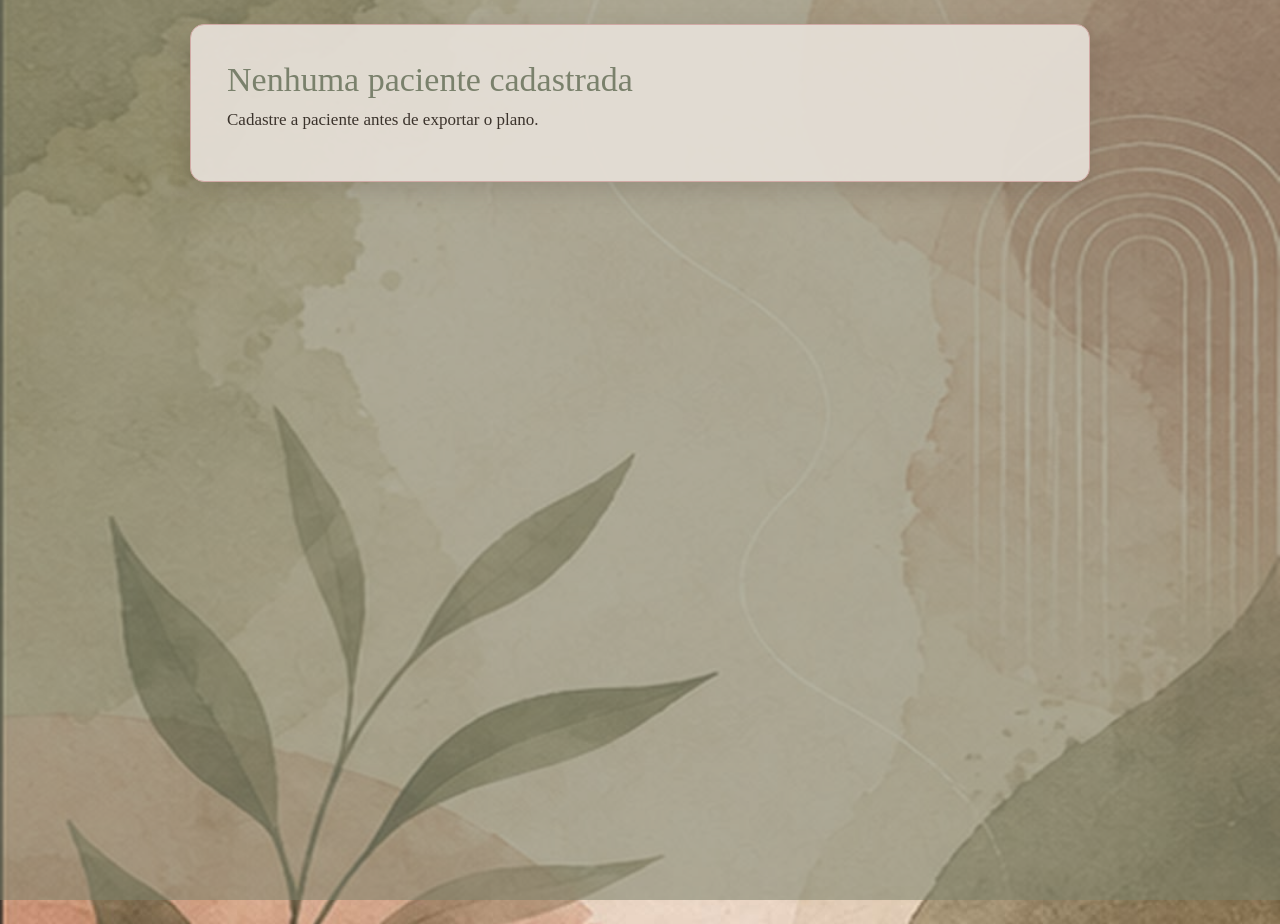
<file: pacientes/exportar/index.html>
<!DOCTYPE html>
<html lang="pt-BR">
<head>
<meta charset="UTF-8">
<meta name="viewport" content="width=device-width, initial-scale=1">
<meta name="theme-color" content="#7A816C">
<title>Exportar plano alimentar</title>
<style>
*{box-sizing:border-box}
html,body{margin:0;min-height:100%}
body{font-family:"Times New Roman",Times,serif;color:#3B332C;background:#7A816C url("../../ceu.jpg") center/cover no-repeat fixed;min-height:100vh;overflow-x:hidden}
body::before{content:"";position:fixed;inset:0;background:rgba(122,129,108,.55);z-index:0}
.tela{position:relative;z-index:1;max-width:900px;margin:24px auto;background:rgba(229,223,214,.94);border:1px solid #D1A9A5;border-radius:14px;padding:clamp(18px,4vw,36px);box-shadow:0 8px 24px rgba(59,51,44,.18)}
.tela h1{margin:0 0 8px;font-weight:normal;font-size:clamp(24px,4vw,34px);color:#7A816C}
.tela p{font-size:17px;line-height:1.5;margin:0 0 12px}
.form{display:grid;grid-template-columns:repeat(auto-fit,minmax(200px,1fr));gap:12px;margin:14px 0}
.form label{display:flex;flex-direction:column;gap:6px;font-size:15px}
.form input,.form select{font:inherit;font-size:16px;padding:10px;border:1px solid #A58B71;border-radius:8px;background:#FFFFFF;color:#3B332C;width:100%;max-width:100%}
.acoes{display:flex;flex-wrap:wrap;gap:10px;margin:14px 0}
.btn{padding:12px 20px;border:1px solid #7A816C;border-radius:10px;background:#7A816C;color:#FFFFFF;font:inherit;font-size:17px;cursor:pointer}
.btn:hover{background:#AE6965;border-color:#AE6965}
.btn.secundario{background:transparent;color:#7A816C}
.btn.secundario:hover{background:#D1A9A5;color:#7A816C;border-color:#D1A9A5}
.vazio{font-style:italic;color:#A58B71}
.msg{font-style:italic;color:#AE6965;min-height:20px}
#folha{display:none;position:relative;z-index:1;width:210mm;max-width:100%;margin:24px auto;background:#FFFFFF;padding:16mm 18mm;color:#3B332C;font-size:12pt;box-shadow:0 8px 24px rgba(59,51,44,.25)}
body.ver #folha{display:block}
#fundoImg{position:absolute;left:0;top:0;width:100%;height:100%;object-fit:cover;z-index:0}
#folha>*:not(#fundoImg){position:relative;z-index:1}
#folha h1{font-weight:normal;color:#7A816C;font-size:24pt;margin:6px 0 10px}
#folha h2{font-size:12pt;color:#7A816C;margin:14px 0 4px;font-weight:bold}
.cab{display:flex;align-items:center;gap:14px;border-bottom:1px solid #D1A9A5;padding-bottom:10px}
.logo{max-height:70px;max-width:180px}
.dados{display:grid;grid-template-columns:1fr 1fr;gap:4px 16px;font-size:11pt}
table{width:100%;border-collapse:collapse;font-size:10.5pt}
th,td{border-bottom:1px solid #E5DFD6;padding:4px 6px;text-align:left}
th{color:#7A816C;font-weight:normal;border-bottom:1px solid #A58B71}
tr{page-break-inside:avoid}
.rodape{margin-top:18px;border-top:2px solid #7A816C;padding-top:10px;page-break-inside:avoid}
.grade{display:grid;grid-template-columns:1fr 1fr;gap:14px}
.obs{font-size:9pt;color:#A58B71;margin:8px 0 0}
@media(max-width:600px){.dados,.grade{grid-template-columns:1fr}}
@page{size:A4;margin:0}
@media print{
  body{background:#FFFFFF!important}
  body::before,.tela{display:none!important}
  #folha{display:block!important;margin:0;width:210mm;min-height:297mm;box-shadow:none;padding:16mm 18mm}
  #fundoImg{position:fixed;left:0;top:0;width:210mm;height:297mm}
}
</style>
</head>
<body>
<section class="tela" id="tela"></section>
<div id="folha"></div>
<script>
(function(){
var $=function(i){return document.getElementById(i);};
function ler(k,d){try{var v=JSON.parse(localStorage.getItem(k)||'null');return v==null?d:v;}catch(e){return d;}}
function gravar(k,v){try{localStorage.setItem(k,JSON.stringify(v));return true;}catch(e){return false;}}
function esc(t){var d=document.createElement('div');d.textContent=t==null?'':String(t);return d.innerHTML;}
function p2(n){return n<10?'0'+n:''+n;}
function hoje(){var d=new Date();return d.getFullYear()+'-'+p2(d.getMonth()+1)+'-'+p2(d.getDate());}
function br(s){var p=String(s||'').split('-');return p.length===3?p[2]+'/'+p[1]+'/'+p[0]:'';}
function f(v,c){return (v==null||isNaN(v))?'-':Number(v).toFixed(c).replace('.',',');}
function chave(p){return p.nome||'';}
function msg(t){var m=$('msg');if(m)m.textContent=t;}

var pacientes=ler('pacientes',[]), planos=ler('planosAlimentares',{}), cfg=ler('exportConfig',{});
var idx=parseInt(new URLSearchParams(location.search).get('i'),10);
var dataC=hoje();
if(!pacientes.length){$('tela').innerHTML='<h1>Nenhuma paciente cadastrada</h1><p>Cadastre a paciente antes de exportar o plano.</p>';return;}
if(isNaN(idx)||!pacientes[idx])idx=0;

var EXEMPLO={modelo:'Emagrecimento (exemplo)',exemplo:true,refeicoes:[
 {horario:'07:00',nome:'Café da manhã',itens:[
  {alimento:'Pão integral',peso:25,caseira:'1 fatia',kcal:62,ptn:2.5,cho:11.5,lip:0.9,fib:1.6,ca:20,fe:0.6,na:130,k:100,vitc:0},
  {alimento:'Maçã',peso:130,caseira:'1 unidade média',kcal:68,ptn:0.3,cho:18,lip:0.2,fib:2.3,ca:8,fe:0.2,na:1,k:150,vitc:5}]},
 {horario:'12:00',nome:'Almoço',itens:[
  {alimento:'Arroz cozido',peso:100,caseira:'4 colheres de sopa',kcal:128,ptn:2.5,cho:28,lip:0.2,fib:1.6,ca:10,fe:0.2,na:1,k:35,vitc:0},
  {alimento:'Peito de frango cozido',peso:100,caseira:'1 filé médio',kcal:163,ptn:31.5,cho:0,lip:3.2,fib:0,ca:13,fe:0.9,na:60,k:260,vitc:0}]}
]};

function salvarCfg(){
  cfg={nome:$('cn').value.trim(),crn:$('ccrn').value.trim(),contato:$('cc').value.trim()};
  gravar('exportConfig',cfg);
}

function somar(pl){
  var T={kcal:0,ptn:0,cho:0,lip:0,fib:0,ca:0,fe:0,na:0,k:0,vitc:0},has={};
  (pl.refeicoes||[]).forEach(function(r){(r.itens||[]).forEach(function(it){
    for(var k in T){if(typeof it[k]==='number'){T[k]+=it[k];has[k]=true;}}
  });});
  return {T:T,has:has};
}

function folha(pl,p){
  var s=somar(pl),T=s.T,has=s.has;
  function por(g,fa){return (has.kcal&&T.kcal)?f(g*fa/T.kcal*100,0)+'%':'-';}
  function lm(nome,k,un,c,fa){
    return '<tr><td>'+nome+'</td><td>'+(has[k]?f(T[k],c)+' '+un:'-')+'</td><td>'+(fa?por(T[k],fa):'')+'</td></tr>';
  }
  function lmi(nome,k,un,c){
    return '<tr><td>'+nome+'</td><td>'+(has[k]?f(T[k],c)+' '+un:'-')+'</td></tr>';
  }
  var logo=localStorage.getItem('exportLogo'), fundo=localStorage.getItem('exportFundo');
  var h=fundo?'<img id="fundoImg" src="'+fundo+'" alt="">':'';
  h+='<div class="cab">'+(logo?'<img class="logo" src="'+logo+'" alt="">':'')
    +'<div><strong>'+esc(cfg.nome||'')+'</strong>'+(cfg.crn?'<br>CRN '+esc(cfg.crn):'')+(cfg.contato?'<br>'+esc(cfg.contato):'')+'</div></div>';
  h+='<h1>Plano alimentar</h1>';
  h+='<div class="dados"><div><b>Paciente:</b> '+esc(p.nome)+'</div><div><b>Data da consulta:</b> '+esc(br(dataC))+'</div>'
    +'<div><b>Idade:</b> '+esc(p.idade||'-')+' anos</div><div><b>Modelo:</b> '+esc(pl.modelo||'-')+'</div>'
    +'<div style="grid-column:1/-1"><b>Objetivo:</b> '+esc(p.objetivo||'-')+'</div></div>';
  (pl.refeicoes||[]).forEach(function(r){
    h+='<h2>'+esc(r.horario)+' · '+esc(r.nome)+'</h2><table><thead><tr><th>Alimento</th><th>Peso</th><th>Medida caseira</th><th>kcal</th></tr></thead><tbody>';
    (r.itens||[]).forEach(function(it){
      h+='<tr><td>'+esc(it.alimento)+'</td><td>'+f(it.peso,0)+' g</td><td>'+esc(it.caseira||'-')+'</td><td>'+f(it.kcal,0)+'</td></tr>';
    });
    h+='</tbody></table>';
  });
  h+='<div class="rodape"><div class="grade"><div><h2>Macronutrientes</h2><table><thead><tr><th>Nutriente</th><th>Total</th><th>% das kcal</th></tr></thead><tbody>'
    +lm('Energia','kcal','kcal',0,0)+lm('Proteínas','ptn','g',1,4)+lm('Carboidratos','cho','g',1,4)+lm('Lipídios','lip','g',1,9)+lm('Fibras','fib','g',1,0)
    +'</tbody></table></div>'
    +'<div><h2>Micronutrientes</h2><table><thead><tr><th>Nutriente</th><th>Total</th></tr></thead><tbody>'
    +lmi('Cálcio','ca','mg',0)+lmi('Ferro','fe','mg',1)+lmi('Sódio','na','mg',0)+lmi('Potássio','k','mg',0)+lmi('Vitamina C','vitc','mg',0)
    +'</tbody></table></div></div>'
    +(pl.exemplo?'':'<p class="obs">Valores somados dos alimentos e porções deste plano, com composição da Tabela TACO.</p>')
    +'</div>';
  return h;
}

function preparar(){
  salvarCfg();
  dataC=$('dc').value||hoje();
  var p=pacientes[idx], pl=planos[chave(p)];
  if(!pl){msg('Esta paciente ainda não tem plano salvo.');return false;}
  $('folha').innerHTML=folha(pl,p);
  return true;
}

function arq(id,k){
  $(id).onchange=function(){
    var a=this.files&&this.files[0];
    if(!a)return;
    var r=new FileReader();
    r.onload=function(){
      try{localStorage.setItem(k,r.result);msg('Imagem salva. Ela aparece no plano ao exportar.');}
      catch(e){msg('Imagem grande demais para guardar no navegador. Use um arquivo menor.');}
    };
    r.readAsDataURL(a);
  };
}

function montar(){
  var p=pacientes[idx], pl=planos[chave(p)]||null;
  var opts=pacientes.map(function(x,i){return '<option value="'+i+'"'+(i===idx?' selected':'')+'>'+esc(x.nome||('Paciente '+(i+1)))+'</option>';}).join('');
  var botaoEx=pl?(pl.exemplo?'<button class="btn secundario" id="bx">Apagar plano de exemplo</button>':''):'<button class="btn secundario" id="bex">Usar plano de exemplo</button>';
  $('tela').innerHTML='<h1>Exportar plano alimentar</h1>'
    +'<div class="form">'
    +'<label>Paciente<select id="sel">'+opts+'</select></label>'
    +'<label>Data da consulta<input type="date" id="dc" value="'+dataC+'"></label>'
    +'<label>Nome da nutricionista<input id="cn" value="'+esc(cfg.nome||'')+'"></label>'
    +'<label>CRN<input id="ccrn" value="'+esc(cfg.crn||'')+'"></label>'
    +'<label>Contato (telefone, e-mail)<input id="cc" value="'+esc(cfg.contato||'')+'"></label>'
    +'<label>Logo da clínica<input type="file" id="fl" accept="image/*"></label>'
    +'<label>Papel de fundo do PDF<input type="file" id="ff" accept="image/*"></label>'
    +'</div>'
    +'<div class="acoes"><button class="btn" id="bp">Exportar PDF</button><button class="btn secundario" id="bv">Visualizar</button><button class="btn secundario" id="bl">Remover logo e fundo</button>'+botaoEx+'</div>'
    +(pl?(pl.exemplo?'<p class="vazio">Plano de exemplo: valores ilustrativos, só para testar o layout.</p>':''):'<p class="vazio">Esta paciente ainda não tem plano salvo. Salve o plano na tela de plano alimentar ou use o exemplo para testar.</p>')
    +'<p class="msg" id="msg"></p>';

  $('sel').onchange=function(){
    idx=parseInt(this.value,10);
    var u=new URL(location.href);u.searchParams.set('i',idx);history.replaceState(null,'',u.toString());
    montar();
  };
  $('dc').onchange=function(){dataC=this.value||hoje();};
  ['cn','ccrn','cc'].forEach(function(i){$(i).onchange=salvarCfg;});
  arq('fl','exportLogo');
  arq('ff','exportFundo');
  $('bp').onclick=function(){if(preparar())window.print();};
  $('bv').onclick=function(){
    var on=!document.body.classList.contains('ver');
    if(on&&!preparar())return;
    document.body.classList.toggle('ver',on);
  };
  $('bl').onclick=function(){
    localStorage.removeItem('exportLogo');
    localStorage.removeItem('exportFundo');
    msg('Logo e papel de fundo removidos.');
  };
  var bex=$('bex');
  if(bex)bex.onclick=function(){planos[chave(p)]=JSON.parse(JSON.stringify(EXEMPLO));gravar('planosAlimentares',planos);montar();};
  var bx=$('bx');
  if(bx)bx.onclick=function(){delete planos[chave(p)];gravar('planosAlimentares',planos);montar();};
}

montar();
})();
</script>
</body>
</html>
</file>
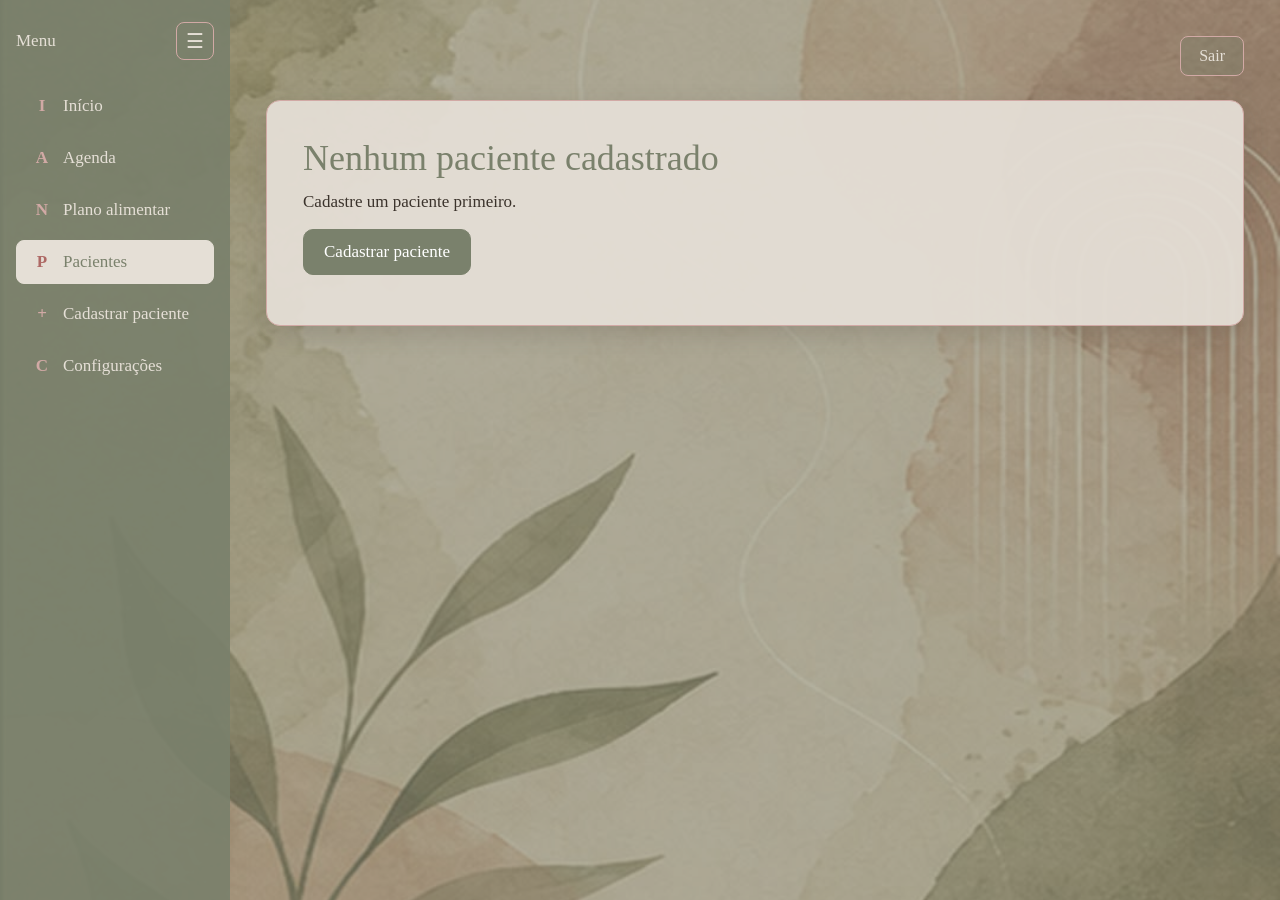
<file: pacientes/medidas/index.html>
<!DOCTYPE html>
<html lang="pt-BR">
<head>
<meta charset="UTF-8">
<meta name="viewport" content="width=device-width, initial-scale=1">
<meta name="theme-color" content="#7A816C">
<title>Medidas do paciente</title>
<style>
*{box-sizing:border-box}
html,body{margin:0;min-height:100%}
body{font-family:"Times New Roman",Times,serif;color:#3B332C;background:#7A816C url("../../ceu.jpg") center/cover no-repeat fixed;min-height:100vh;overflow-x:hidden}
body::before{content:"";position:fixed;inset:0;background:rgba(122,129,108,.55);z-index:0}
.app{position:relative;z-index:1;display:flex;min-height:100vh}
aside{width:230px;flex-shrink:0;background:rgba(122,129,108,.92);color:#E5DFD6;padding:22px 16px;transition:width .25s,padding .25s;overflow:hidden}
aside.recolhido{width:72px;padding:22px 10px}
.topo-menu{display:flex;align-items:center;justify-content:space-between;margin-bottom:24px;gap:8px}
.alternar{width:38px;height:38px;border:1px solid #D1A9A5;border-radius:8px;background:transparent;color:#E5DFD6;font-size:20px;flex-shrink:0;cursor:pointer}
.alternar:hover{background:#D1A9A5;color:#7A816C}
.titulo-menu{font-size:17px;white-space:nowrap}
aside.recolhido .titulo-menu,aside.recolhido .rotulo{display:none}
.menu{display:flex;flex-direction:column;gap:8px}
.menu a{display:flex;align-items:center;gap:10px;padding:11px 14px;border:1px solid transparent;border-radius:8px;color:#E5DFD6;font-size:17px;white-space:nowrap;text-decoration:none}
.menu a:hover{background:rgba(229,223,214,.18)}
.menu a.ativo{background:#E5DFD6;color:#7A816C;border-color:#E5DFD6}
.icone{width:22px;text-align:center;flex-shrink:0;font-weight:bold;color:#D1A9A5}
.menu a.ativo .icone{color:#AE6965}
main{flex:1;min-width:0;padding:clamp(18px,3vw,36px)}
header.cabecalho{display:flex;justify-content:flex-end;flex-wrap:wrap;gap:10px;margin-bottom:24px}
.botao-topo{padding:10px 18px;border:1px solid #D1A9A5;border-radius:8px;color:#E5DFD6;text-decoration:none;font-size:16px;background:rgba(122,129,108,.35)}
.botao-topo:hover{background:#D1A9A5;color:#7A816C}
.cartao{background:rgba(229,223,214,.94);border:1px solid #D1A9A5;border-radius:14px;padding:clamp(18px,4vw,36px);box-shadow:0 8px 24px rgba(59,51,44,.18);margin-bottom:20px;min-width:0}
.cartao h1{margin:0 0 10px;font-weight:normal;font-size:clamp(24px,4vw,36px);color:#7A816C;overflow-wrap:anywhere}
.cartao h2{font-weight:normal;font-size:20px;color:#7A816C;margin:24px 0 10px}
.cartao p{margin:0 0 12px;font-size:17px;line-height:1.5}
.btn{padding:12px 20px;border:1px solid #7A816C;border-radius:10px;background:#7A816C;color:#FFFFFF;font:inherit;font-size:17px;cursor:pointer;text-decoration:none;display:inline-block}
.btn:hover{background:#AE6965;border-color:#AE6965}
.btn.secundario{background:transparent;color:#7A816C}
.btn.secundario:hover{background:#D1A9A5;color:#7A816C;border-color:#D1A9A5}
.acoes{display:flex;flex-wrap:wrap;gap:10px;margin:14px 0}
.form{display:grid;grid-template-columns:repeat(auto-fit,minmax(170px,1fr));gap:12px}
.form label{display:flex;flex-direction:column;gap:6px;font-size:15px}
.form input,.form select{font:inherit;font-size:16px;padding:10px;border:1px solid #A58B71;border-radius:8px;background:#FFFFFF;color:#3B332C;max-width:100%;width:100%}
.cards{display:grid;grid-template-columns:repeat(auto-fit,minmax(150px,1fr));gap:12px}
.card{background:#FFFFFF;border:1px solid #D1A9A5;border-radius:12px;padding:14px;text-align:center}
.card .rotulo-c{display:block;font-size:14px;color:#A58B71}
.card .valor{display:block;font-size:22px;color:#7A816C;margin-top:4px}
.card .detalhe{display:block;font-size:13px;color:#AE6965;margin-top:4px;line-height:1.35}
.card .ref{display:block;font-size:12px;color:#A58B71;margin-top:6px;line-height:1.35}
.item{display:flex;flex-wrap:wrap;justify-content:space-between;gap:8px;align-items:center;padding:12px;margin-bottom:8px;background:#FFFFFF;border:1px solid #D1A9A5;border-radius:10px;font-size:16px}
.item .txt{flex:1 1 220px;min-width:0;overflow-wrap:anywhere;line-height:1.5}
.mini{font:inherit;font-size:14px;padding:6px 10px;border:1px solid #7A816C;border-radius:8px;background:transparent;color:#7A816C;cursor:pointer}
.mini:hover{background:#D1A9A5;border-color:#D1A9A5}
.caixa-tabela{overflow-x:auto;margin-top:6px}
table{border-collapse:collapse;width:100%;min-width:520px;background:#FFFFFF;font-size:15px}
th,td{border:1px solid #D1A9A5;padding:8px;text-align:center;white-space:nowrap}
th{background:#E5DFD6;color:#7A816C;font-weight:normal}
.vazio{font-style:italic;color:#A58B71;margin-top:10px}
.msg{font-style:italic;color:#AE6965;min-height:20px;margin-top:10px}
.nota{font-size:14px;color:#A58B71;font-style:italic;margin-top:12px;line-height:1.45}
.oculto{display:none!important}
@media(max-width:700px){
  .app{flex-direction:column}
  aside{width:100%;padding:14px 16px}
  aside.recolhido{width:100%;padding:14px 16px}
  aside.recolhido .titulo-menu,aside.recolhido .rotulo{display:inline}
  .menu{flex-direction:row;flex-wrap:wrap}
  .menu a{flex:1 1 auto;justify-content:center}
  .rotulo{display:inline}
  aside.fechado .menu{display:none}
  .botao-topo{width:100%;text-align:center}
  .btn{width:100%;text-align:center}
}
</style>
</head>
<body>
<div class="app">
<aside id="menu">
<div class="topo-menu">
<span class="titulo-menu">Menu</span>
<button class="alternar" id="alternar" aria-label="Recolher ou expandir menu">&#9776;</button>
</div>
<nav class="menu">
<a href="../../painel/index.html"><span class="icone">I</span><span class="rotulo">Início</span></a>
<a href="../../painel/index.html#agenda"><span class="icone">A</span><span class="rotulo">Agenda</span></a>
<a href="../../painel/plano/index.html"><span class="icone">N</span><span class="rotulo">Plano alimentar</span></a>
<a href="../index.html" class="ativo"><span class="icone">P</span><span class="rotulo">Pacientes</span></a>
<a href="../cadastro.html"><span class="icone">+</span><span class="rotulo">Cadastrar paciente</span></a>
<a href="../../painel/index.html#configuracoes"><span class="icone">C</span><span class="rotulo">Configurações</span></a>
</nav>
</aside>
<main>
<header class="cabecalho">
<a class="botao-topo" href="../../login/index.html">Sair</a>
</header>
<div class="cartao" id="cartao"></div>
</main>
</div>

<script>
(function(){
  var menu=document.getElementById('menu');
  document.getElementById('alternar').addEventListener('click',function(){
    menu.classList.toggle('recolhido');
    menu.classList.toggle('fechado');
  });

  function ler(k,d){try{var v=JSON.parse(localStorage.getItem(k)||'null');return v==null?d:v;}catch(e){return d;}}
  function gravar(k,v){try{localStorage.setItem(k,JSON.stringify(v));return true;}catch(e){return false;}}
  function esc(t){var d=document.createElement('div');d.textContent=t==null?'':String(t);return d.innerHTML;}
  function num(v){
    var s=String(v==null?'':v).trim().replace(',','.');
    if(s==='')return null;
    var n=parseFloat(s);
    return isNaN(n)?null:n;
  }
  function fmt(v,c){return (v==null||isNaN(v))?'-':v.toFixed(c).replace('.',',');}
  function br(s){var p=String(s||'').split('-');return p.length===3?p[2]+'/'+p[1]+'/'+p[0]:'Sem data';}
  function altM(v){var a=num(v);if(a==null)return null;return a>3?a/100:a;}

  var pacientes=ler('pacientes',[]), medidas=ler('medidas',{});
  var cartao=document.getElementById('cartao');
  var idx=parseInt(new URLSearchParams(location.search).get('i'),10);

  if(!pacientes.length){
    cartao.innerHTML='<h1>Nenhum paciente cadastrado</h1><p>Cadastre um paciente primeiro.</p><div class="acoes"><a class="btn" href="../cadastro.html">Cadastrar paciente</a></div>';
    return;
  }
  if(isNaN(idx)||!pacientes[idx])idx=0;

  var CIRC=[['cintura','Cintura (cm)'],['quadril','Quadril (cm)'],['braco','Braço (cm)'],['coxaC','Coxa (cm)'],['panturrilha','Panturrilha (cm)']];
  var DOB=[['peitoral','Peitoral (mm)'],['axilar','Axilar média (mm)'],['tricipital','Tricipital (mm)'],['subescapular','Subescapular (mm)'],['abdominal','Abdominal (mm)'],['suprailiaca','Suprailíaca (mm)'],['coxaD','Coxa (mm)']];

  function sexoDe(e,p){return e.sexo||p.sexo||'';}

  function classeImc(v){
    if(v<18.5)return ['Abaixo do peso','atencao'];
    if(v<25)return ['Peso normal','sucesso'];
    if(v<30)return ['Sobrepeso','atencao'];
    if(v<35)return ['Obesidade grau I','perigo'];
    if(v<40)return ['Obesidade grau II','perigo'];
    return ['Obesidade grau III','perigo'];
  }
  function classeCintura(v,sexo){
    if(sexo==='Masculino'){
      if(v<94)return ['Sem risco','sucesso'];
      if(v<102)return ['Risco aumentado','atencao'];
      return ['Risco muito aumentado','perigo'];
    }
    if(v<80)return ['Sem risco','sucesso'];
    if(v<88)return ['Risco aumentado','atencao'];
    return ['Risco muito aumentado','perigo'];
  }
  function classeRcq(v,sexo){
    var lim=sexo==='Masculino'?0.90:0.85;
    return v<=lim?['Sem risco','sucesso']:['Risco aumentado','atencao'];
  }
  function classeGord(g,sexo,idade){
    if(idade==null||idade<20||idade>39)return ['Faixa de 20 a 39 anos; confira a tabela da idade','neutro'];
    if(sexo==='Masculino'){
      if(g<6)return ['Essencial','atencao'];
      if(g<14)return ['Atleta','sucesso'];
      if(g<18)return ['Fitness','sucesso'];
      if(g<25)return ['Aceitável','neutro'];
      return ['Obesidade','perigo'];
    }
    if(g<14)return ['Essencial','atencao'];
    if(g<21)return ['Atleta','sucesso'];
    if(g<25)return ['Fitness','sucesso'];
    if(g<32)return ['Aceitável','neutro'];
    return ['Obesidade','perigo'];
  }

  function calcular(e,p){
    var r={imc:null,rcq:null,gord:null,magra:null,gorda:null,cImc:null,cCin:null,cRcq:null,cGord:null};
    var sexo=sexoDe(e,p), idade=num(p.idade);
    var alt=altM(e.altura), peso=num(e.peso);
    if(peso&&alt){
      r.imc=peso/(alt*alt);
      r.cImc=classeImc(r.imc);
    }
    var cin=num(e.circ.cintura), qua=num(e.circ.quadril);
    if(cin)r.cCin=classeCintura(cin,sexo);
    if(cin&&qua){
      r.rcq=cin/qua;
      r.cRcq=classeRcq(r.rcq,sexo);
    }
    var S=0, DC=0, ok=false, d=e.dob;
    if(sexo==='Masculino'&&num(d.peitoral)!=null&&num(d.abdominal)!=null&&num(d.coxaD)!=null){
      S=num(d.peitoral)+num(d.abdominal)+num(d.coxaD);
      DC=1.10938-0.0008267*S+0.0000016*S*S-0.0002574*idade;ok=true;
    }else if(sexo==='Feminino'&&num(d.tricipital)!=null&&num(d.suprailiaca)!=null&&num(d.coxaD)!=null){
      S=num(d.tricipital)+num(d.suprailiaca)+num(d.coxaD);
      DC=1.0994921-0.0009929*S+0.0000023*S*S-0.0001392*idade;ok=true;
    }
    if(ok&&DC>0&&idade>0){
      r.gord=(4.95/DC-4.5)*100;
      r.cGord=classeGord(r.gord,sexo,idade);
      if(peso){r.gorda=peso*r.gord/100;r.magra=peso-r.gorda;}
    }
    return r;
  }

  function coletar(){
    var c={}, d={};
    CIRC.forEach(function(x){c[x[0]]=document.querySelector('[data-c="'+x[0]+'"]').value.trim();});
    DOB.forEach(function(x){d[x[0]]=document.querySelector('[data-d="'+x[0]+'"]').value.trim();});
    return {
      data:document.getElementById('m-data').value,
      sexo:document.getElementById('m-sexo').value,
      peso:document.getElementById('m-peso').value.trim(),
      altura:document.getElementById('m-altura').value.trim(),
      circ:c,dob:d
    };
  }

  function tag(c){return c?'<span class="detalhe">'+esc(c[0])+'</span>':'';}

  function render(){
    var p=pacientes[idx], n=p.nome||'Paciente';
    var L=medidas[n]||[];
    var ult=L.length?L[L.length-1]:null;
    var rUlt=ult?calcular(ult,p):null;
    var pesoAtual=ult?num(ult.peso):num(p.peso);
    var altAtual=ult?altM(ult.altura):altM(p.altura);

    var opts=pacientes.map(function(x,i){return '<option value="'+i+'"'+(i===idx?' selected':'')+'>'+esc(x.nome||('Paciente '+(i+1)))+'</option>';}).join('');

    var hist=L.slice().reverse().map(function(e,ri){
      var i=L.length-1-ri, r=calcular(e,p), ant=i>0?L[i-1]:null, delta='';
      if(ant&&num(ant.peso)!=null&&num(e.peso)!=null){
        var dv=num(e.peso)-num(ant.peso);
        delta=' · variação de peso: '+(dv>0?'+':'')+fmt(dv,1)+' kg';
      }
      return '<div class="item"><span class="txt"><b style="font-weight:normal">'+esc(br(e.data))+'</b>'
        +' · peso '+esc(e.peso||'-')+' kg'
        +(r.imc?' · IMC '+fmt(r.imc,1)+' ('+esc(r.cImc[0])+')':'')
        +(r.rcq?' · RCQ '+fmt(r.rcq,2):'')
        +(r.gord!=null?' · gordura '+fmt(r.gord,1)+'%':'')
        +esc(delta)+'</span>'
        +'<button class="mini" type="button" data-rem="'+i+'">Remover</button></div>';
    }).join('');

    var cards='<div class="cards">'
      +'<div class="card"><span class="rotulo-c">Peso atual (kg)</span><span class="valor">'+fmt(pesoAtual,1)+'</span></div>'
      +'<div class="card"><span class="rotulo-c">Altura (m)</span><span class="valor">'+fmt(altAtual,2)+'</span></div>'
      +'<div class="card"><span class="rotulo-c">IMC</span><span class="valor">'+(rUlt&&rUlt.imc?fmt(rUlt.imc,1):'-')+'</span>'+tag(rUlt&&rUlt.cImc)
      +'<span class="ref">Referência: OMS (adultos)</span></div>'
      +'<div class="card"><span class="rotulo-c">Cintura (cm)</span><span class="valor">'+(ult&&num(ult.circ.cintura)?fmt(num(ult.circ.cintura),1):'-')+'</span>'+tag(rUlt&&rUlt.cCin)
      +'<span class="ref">Referência: OMS/IDF</span></div>'
      +'<div class="card"><span class="rotulo-c">Relação cintura-quadril</span><span class="valor">'+(rUlt&&rUlt.rcq?fmt(rUlt.rcq,2):'-')+'</span>'+tag(rUlt&&rUlt.cRcq)
      +'<span class="ref">Referência: OMS (H 0,90 · M 0,85)</span></div>'
      +'<div class="card"><span class="rotulo-c">Gordura corporal</span><span class="valor">'+(rUlt&&rUlt.gord!=null?fmt(rUlt.gord,1)+'%':'-')+'</span>'+tag(rUlt&&rUlt.cGord)
      +'<span class="detalhe">'+(rUlt&&rUlt.magra?'massa magra '+fmt(rUlt.magra,1)+' kg':'')+'</span>'
      +'<span class="ref">Jackson e Pollock (3 dobras); classe: ACSM</span></div>'
      +'</div>';

    cartao.innerHTML=
      '<h1>Medidas de '+esc(n)+'</h1>'
      +'<p>'+esc(p.objetivo||'Objetivo não informado')+' · '+esc(p.idade||'?')+' anos</p>'
      +'<div class="acoes"><a class="btn secundario" href="../perfil/index.html?i='+idx+'">Voltar ao perfil</a></div>'
      +'<div class="form"><label>Paciente<select id="sel-p">'+opts+'</select></label></div>'
      +'<h2>Resultado da última avaliação</h2>'+cards
      +'<p class="nota">Gordura corporal pela fórmula de Jackson e Pollock (homens: peitoral, abdominal e coxa; mulheres: tricipital, suprailíaca e coxa). Sem essas dobras, a idade e o sexo, o percentual não é calculado. As dobras aparecem só como medida registrada, sem alerta.</p>'

      +'<h2>Nova avaliação</h2>'
      +'<div class="form">'
      +'<label>Data<input type="date" id="m-data" value="'+new Date().toISOString().slice(0,10)+'"></label>'
      +'<label>Sexo<select id="m-sexo"><option value="">Não informado</option><option value="Feminino">Feminino</option><option value="Masculino">Masculino</option></select></label>'
      +'<label>Peso (kg)<input type="text" id="m-peso" placeholder="Ex.: 68,5"></label>'
      +'<label>Altura (m)<input type="text" id="m-altura" placeholder="Ex.: 1,65" value="'+esc(altAtual?fmt(altAtual,2):'')+'"></label>'
      +'</div>'
      +'<h2>Circunferências</h2>'
      +'<div class="form">'+CIRC.map(function(x){return '<label>'+x[1]+'<input type="text" data-c="'+x[0]+'"></label>';}).join('')+'</div>'
      +'<h2>Dobras cutâneas</h2>'
      +'<div class="form">'+DOB.map(function(x){return '<label>'+x[1]+'<input type="text" data-d="'+x[0]+'"></label>';}).join('')+'</div>'
      +'<div class="acoes"><button class="btn" id="m-salvar">Salvar avaliação</button></div>'
      +'<div class="msg" id="m-msg"></div>'

      +'<h2>Histórico</h2>'
      +(L.length?hist:'<p class="vazio">Nenhuma avaliação salva para esta paciente.</p>')
      +(L.length>1?'<h2>Evolução</h2><div class="caixa-tabela"><table><tr><th>Data</th><th>Peso (kg)</th><th>Cintura (cm)</th><th>IMC</th><th>Gordura (%)</th></tr>'
        +L.map(function(e){
          var r=calcular(e,p);
          return '<tr><td>'+esc(br(e.data))+'</td><td>'+esc(e.peso||'-')+'</td><td>'+esc(e.circ.cintura||'-')+'</td><td>'+(r.imc?fmt(r.imc,1):'-')+'</td><td>'+(r.gord!=null?fmt(r.gord,1):'-')+'</td></tr>';
        }).join('')+'</table></div>':'');

    document.getElementById('m-sexo').value=p.sexo||'';

    document.getElementById('sel-p').addEventListener('change',function(){
      idx=parseInt(this.value,10);
      var u=new URL(location.href);u.searchParams.set('i',idx);history.replaceState(null,'',u.toString());
      render();
    });

    document.getElementById('m-salvar').addEventListener('click',function(){
      var msg=document.getElementById('m-msg');
      var e=coletar();
      if(!e.peso){msg.textContent='Informe pelo menos o peso.';return;}
      if(!e.data){msg.textContent='Informe a data da avaliação.';return;}
      if(!e.sexo){msg.textContent='Informe o sexo para calcular a gordura corporal.';return;}
      if(!medidas[n])medidas[n]=[];
      medidas[n].push(e);
      medidas[n].sort(function(a,b){return a.data<b.data?-1:a.data>b.data?1:0;});
      if(!gravar('medidas',medidas)){msg.textContent='Não foi possível salvar: o armazenamento do navegador está cheio.';return;}
      render();
      document.getElementById('m-msg').textContent='Avaliação salva.';
    });

    cartao.querySelectorAll('[data-rem]').forEach(function(b){
      b.addEventListener('click',function(){
        var i=+b.getAttribute('data-rem');
        if(!confirm('Remover esta avaliação?'))return;
        medidas[n].splice(i,1);
        gravar('medidas',medidas);
        render();
      });
    });
  }

  render();
})();
</script>
</body>
</html>
</file>
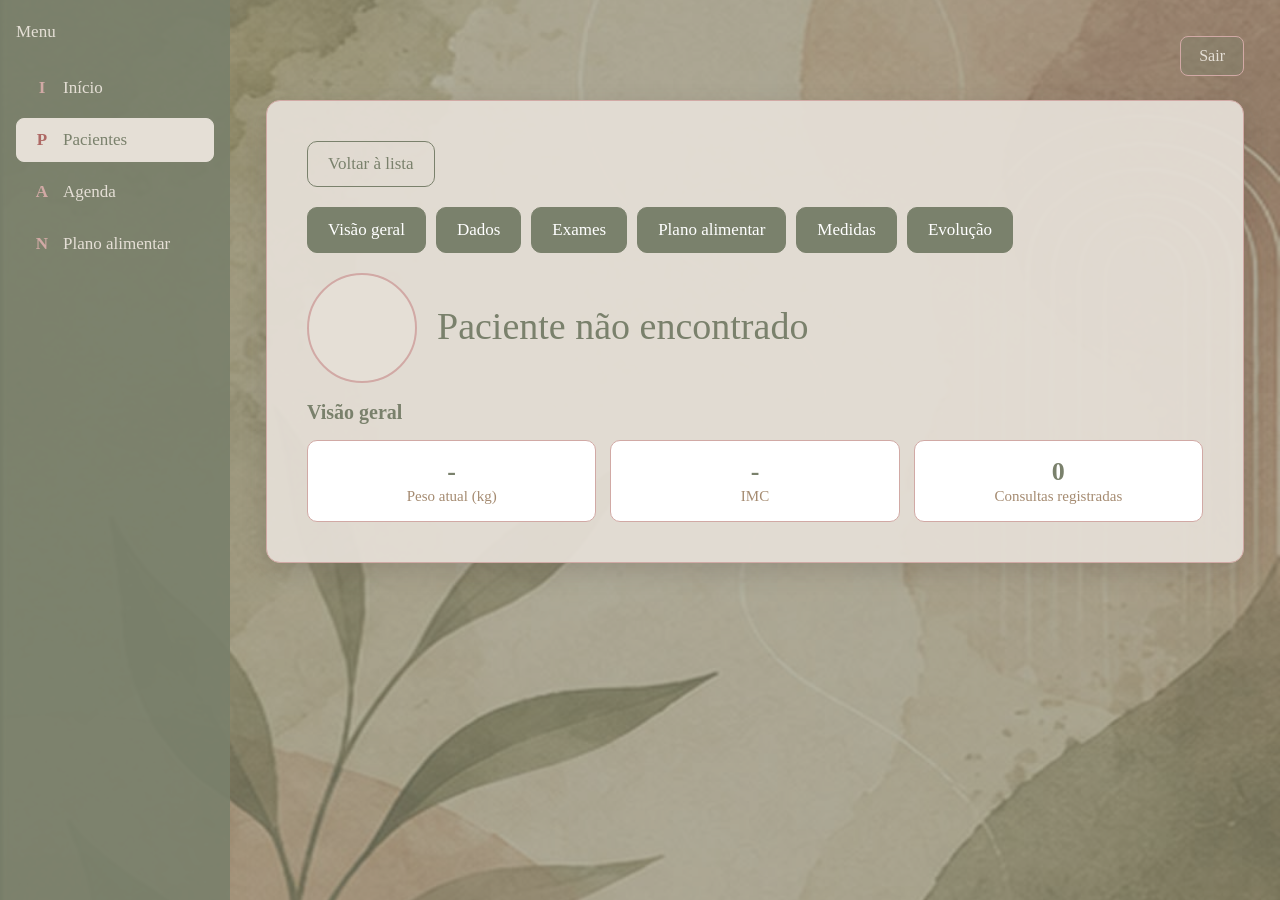
<file: pacientes/perfil/index.html>
<!DOCTYPE html>
<html lang="pt-BR">
<head>
<meta charset="UTF-8">
<meta name="viewport" content="width=device-width, initial-scale=1">
<meta name="theme-color" content="#7A816C">
<title>Perfil do paciente</title>
<style>
*{box-sizing:border-box}
html,body{margin:0;min-height:100%}
body{font-family:"Times New Roman",Times,serif;color:#3B332C;background:#7A816C url("../../ceu.jpg") center/cover no-repeat fixed;min-height:100vh;overflow-x:hidden}
body::before{content:"";position:fixed;inset:0;background:rgba(122,129,108,.55);z-index:0}
.app{position:relative;z-index:1;display:flex;min-height:100vh}
aside{width:230px;flex-shrink:0;background:rgba(122,129,108,.92);color:#E5DFD6;padding:22px 16px}
.titulo-menu{font-size:17px;display:block;margin-bottom:24px}
.menu{display:flex;flex-direction:column;gap:8px}
.menu a{display:flex;align-items:center;gap:10px;padding:11px 14px;border:1px solid transparent;border-radius:8px;color:#E5DFD6;font-size:17px;text-decoration:none}
.menu a:hover{background:rgba(229,223,214,.18)}
.menu a.ativo{background:#E5DFD6;color:#7A816C;border-color:#E5DFD6}
.icone{width:22px;text-align:center;font-weight:bold;color:#D1A9A5}
.menu a.ativo .icone{color:#AE6965}
main{flex:1;min-width:0;padding:clamp(18px,3vw,36px)}
.cabecalho{display:flex;justify-content:flex-end;flex-wrap:wrap;gap:10px;margin-bottom:24px}
.botao-topo{padding:10px 18px;border:1px solid #D1A9A5;border-radius:8px;color:#E5DFD6;text-decoration:none;font-size:16px;background:rgba(122,129,108,.35)}
.botao-topo:hover{background:#D1A9A5;color:#7A816C}
.cartao{background:rgba(229,223,214,.94);border:1px solid #D1A9A5;border-radius:14px;padding:clamp(22px,4vw,40px);box-shadow:0 8px 24px rgba(59,51,44,.18);margin-bottom:20px}
.cartao h1{margin:0 0 10px;font-weight:normal;font-size:clamp(26px,4vw,38px);color:#7A816C}
.destaque{color:#AE6965;font-style:italic}
.acoes{display:flex;flex-wrap:wrap;gap:10px;margin-bottom:20px;align-items:center}
.btn{padding:12px 20px;border:1px solid #7A816C;border-radius:10px;background:#7A816C;color:#FFFFFF;font:inherit;font-size:17px;cursor:pointer;text-decoration:none;display:inline-block}
.btn:hover{background:#AE6965;border-color:#AE6965}
.btn.secundario{background:transparent;color:#7A816C}
.btn.secundario:hover{background:#D1A9A5;color:#7A816C;border-color:#D1A9A5}
.btn.ativo{background:#AE6965;border-color:#AE6965}
.btn.perigo{background:#AE6965;border-color:#AE6965}
.foto{width:110px;height:110px;border-radius:50%;background:#E5DFD6 center/cover no-repeat;border:2px solid #D1A9A5;display:flex;align-items:center;justify-content:center;color:#7A816C;font-size:36px}
.perfil-detalhe{display:flex;gap:20px;align-items:center;flex-wrap:wrap;margin-bottom:18px}
.info{display:grid;grid-template-columns:repeat(auto-fit,minmax(200px,1fr));gap:12px;margin-top:10px}
.info div{background:#FFFFFF;border:1px solid #D1A9A5;border-radius:10px;padding:12px}
.info small{display:block;color:#A58B71;font-size:14px}
.info span{font-size:17px}
.grade{display:grid;grid-template-columns:repeat(auto-fit,minmax(170px,1fr));gap:14px;margin-top:16px}
.caixa{background:#FFFFFF;border:1px solid #D1A9A5;border-radius:10px;padding:16px;text-align:center}
.caixa strong{display:block;font-size:26px;color:#7A816C}
.caixa span{font-size:15px;color:#A58B71}
.vazio{font-style:italic;color:#A58B71}
.oculto{display:none!important}
.aba{display:none}
.aba.ativa{display:block}
.form{display:grid;grid-template-columns:repeat(auto-fit,minmax(220px,1fr));gap:14px;margin-top:10px}
.form label{display:flex;flex-direction:column;gap:6px;font-size:16px}
.form input,.form select,.form textarea{font:inherit;font-size:16px;padding:10px;border:1px solid #A58B71;border-radius:8px;background:#FFFFFF;color:#3B332C}
.form .largo{grid-column:1/-1}
.lista-linha{background:#FFFFFF;border:1px solid #D1A9A5;border-radius:10px;padding:12px;margin-bottom:10px}
.lista-linha b{font-weight:normal;font-size:17px}
.lista-linha small{display:block;color:#A58B71;font-size:14px}
.dia-titulo{font-size:20px;color:#7A816C;margin:0 0 10px}
@media(max-width:700px){
  .app{flex-direction:column}
  aside{width:100%;padding:14px 16px}
  .menu{flex-direction:row;flex-wrap:wrap}
  .menu a{flex:1 1 auto;justify-content:center}
  .botao-topo{width:100%;text-align:center}
}
</style>
</head>
<body>
<div class="app">
<aside>
<span class="titulo-menu">Menu</span>
<nav class="menu">
<a href="../../painel/index.html"><span class="icone">I</span>Início</a>
<a href="../../painel/index.html" class="ativo"><span class="icone">P</span>Pacientes</a>
<a href="../../painel/index.html"><span class="icone">A</span>Agenda</a>
<a href="../../painel/plano/index.html"><span class="icone">N</span>Plano alimentar</a>
</nav>
</aside>
<main>
<header class="cabecalho">
<a class="botao-topo" href="../../login/index.html">Sair</a>
</header>

<div class="cartao">
<div class="acoes"><a class="btn secundario" href="../../painel/index.html">Voltar à lista</a></div>
<div class="acoes" id="botoes">
<button class="btn" data-aba="visao">Visão geral</button>
<button class="btn" data-aba="dados">Dados</button>
<button class="btn" data-aba="exames">Exames</button>
<button class="btn" data-aba="plano">Plano alimentar</button>
<button class="btn" data-aba="medidas">Medidas</button>
<button class="btn" data-aba="evolucao">Evolução</button>
</div>

<div class="perfil-detalhe">
<div class="foto" id="foto"></div>
<div>
<h1 id="nome" style="margin:0 0 4px"></h1>
<p id="objetivo" class="destaque" style="margin:0"></p>
</div>
</div>

<div class="aba ativa" id="aba-visao">
<h2 class="dia-titulo">Visão geral</h2>
<div class="grade">
<div class="caixa"><strong id="v-peso">-</strong><span>Peso atual (kg)</span></div>
<div class="caixa"><strong id="v-imc">-</strong><span>IMC</span></div>
<div class="caixa"><strong id="v-consultas">0</strong><span>Consultas registradas</span></div>
</div>
</div>

<div class="aba" id="aba-dados">
<div class="info">
<div><small>Idade</small><span id="p-idade"></span></div>
<div><small>Peso</small><span id="p-peso"></span></div>
<div><small>Altura</small><span id="p-altura"></span></div>
<div><small>Telefone</small><span id="p-telefone"></span></div>
<div><small>E-mail</small><span id="p-email"></span></div>
<div><small>Restrições alimentares</small><span id="p-restricoes"></span></div>
<div><small>Observações</small><span id="p-obs"></span></div>
</div>
<div class="acoes" style="margin-top:20px"><button class="btn perigo" id="excluir">Excluir paciente</button></div>
</div>

<div class="aba" id="aba-exames">
<h2 class="dia-titulo">Exames</h2>
<p class="vazio" id="exames-vazio">Nenhum exame registrado. Lance os resultados na página de exames.</p>
<div id="exames-lista"></div>
<div class="acoes"><a class="btn" id="ir-exames" href="#">Abrir exames</a></div>
</div>

<div class="aba" id="aba-plano">
<h2 class="dia-titulo">Plano alimentar</h2>
<p class="vazio" id="plano-vazio">Nenhum plano salvo para esta paciente.</p>
<div class="acoes"><a class="btn" id="ir-plano" href="#">Abrir plano alimentar</a></div>
</div>

<div class="aba" id="aba-medidas">
<h2 class="dia-titulo">Medidas</h2>
<p class="vazio" id="medidas-vazio">Nenhuma medida registrada.</p>
<div id="medidas-lista"></div>
<div class="acoes"><a class="btn" id="ir-medidas" href="#">Abrir medidas</a></div>
</div>

<div class="aba" id="aba-evolucao">
<h2 class="dia-titulo">Evolução</h2>
<p class="vazio">Gráficos e registros de cada consulta.</p>
<div class="acoes"><a class="btn" id="ir-evolucao" href="#">Abrir evolução</a></div>
</div>
</div>
</main>
</div>
<script>
(function(){
  var pacientes=[];
  try{pacientes=JSON.parse(localStorage.getItem('pacientes')||'[]');}catch(e){pacientes=[];}
  var params=new URLSearchParams(location.search);
  var i=parseInt(params.get('i'),10);
  var p=pacientes[i];
  var q='?i='+i;
  function txt(id,v){document.getElementById(id).textContent=v||'';}
  function esc(t){var d=document.createElement('div');d.textContent=t==null?'':String(t);return d.innerHTML;}

  if(!p){
    document.getElementById('nome').textContent='Paciente não encontrado';
  }else{
    var f=document.getElementById('foto');
    if(p.foto){f.style.backgroundImage='url('+p.foto+')';}
    else{f.textContent=(p.nome||'?').charAt(0).toUpperCase();}
    txt('nome',p.nome);
    txt('objetivo',p.objetivo);
    txt('p-idade',p.idade?p.idade+' anos':'');
    txt('p-peso',p.peso);
    txt('p-altura',p.altura);
    txt('p-telefone',p.telefone);
    txt('p-email',p.email);
    txt('p-restricoes',p.restricoes);
    txt('p-obs',p.obs);
    txt('v-peso',p.peso||'-');
    var alt=parseFloat(String(p.altura||'').replace(',','.'));
    var pes=parseFloat(String(p.peso||'').replace(',','.'));
    if(alt&&pes)txt('v-imc',(pes/(alt*alt)).toFixed(1).replace('.',','));

    var medidas=[], exames=[], planos={};
    try{medidas=JSON.parse(localStorage.getItem('medidas_'+p.nome)||'[]');}catch(e){}
    try{exames=JSON.parse(localStorage.getItem('exames_'+p.nome)||'[]');}catch(e){}
    try{planos=JSON.parse(localStorage.getItem('planos')||'{}');}catch(e){}
    try{var c=JSON.parse(localStorage.getItem('consultas')||'[]');txt('v-consultas',c.filter(function(x){return x.paciente===p.nome;}).length);}catch(e){}

    if(planos[p.nome]){
      document.getElementById('plano-vazio').classList.add('oculto');
      document.getElementById('aba-plano').insertAdjacentHTML('afterbegin','<p>Plano salvo com '+esc(planos[p.nome].kcal)+' kcal por dia.</p>');
    }
    if(exames.length){
      document.getElementById('exames-vazio').classList.add('oculto');
      document.getElementById('exames-lista').innerHTML=exames.map(function(x){return '<div class="lista-linha"><b>'+esc(x.nome)+'</b><small>'+esc(x.valor)+' '+esc(x.unidade||'')+'</small></div>';}).join('');
    }
    if(medidas.length){
      document.getElementById('medidas-vazio').classList.add('oculto');
      document.getElementById('medidas-lista').innerHTML=medidas.map(function(x){return '<div class="lista-linha"><b>'+esc(x.data)+'</b><small>Peso '+esc(x.peso)+' kg</small></div>';}).join('');
    }

    document.getElementById('ir-exames').href='../exames/index.html'+q;
    document.getElementById('ir-plano').href='../../painel/plano/index.html';
    document.getElementById('ir-medidas').href='../medidas/index.html'+q;
    document.getElementById('ir-evolucao').href='../evolu%C3%A7%C3%A3o/index.html'+q;

    document.getElementById('excluir').onclick=function(){
      if(confirm('Excluir este paciente?')){
        pacientes.splice(i,1);
        try{localStorage.setItem('pacientes',JSON.stringify(pacientes));}catch(e){}
        location.href='../../painel/index.html';
      }
    };
  }

  document.querySelectorAll('#botoes [data-aba]').forEach(function(b){
    b.addEventListener('click',function(){
      var nome=b.getAttribute('data-aba');
      document.querySelectorAll('.aba').forEach(function(s){s.classList.remove('ativa');});
      document.getElementById('aba-'+nome).classList.add('ativa');
      document.querySelectorAll('#botoes [data-aba]').forEach(function(x){x.classList.toggle('ativo',x===b);});
    });
  });
})();
</script>
</body>
</html>
</file>
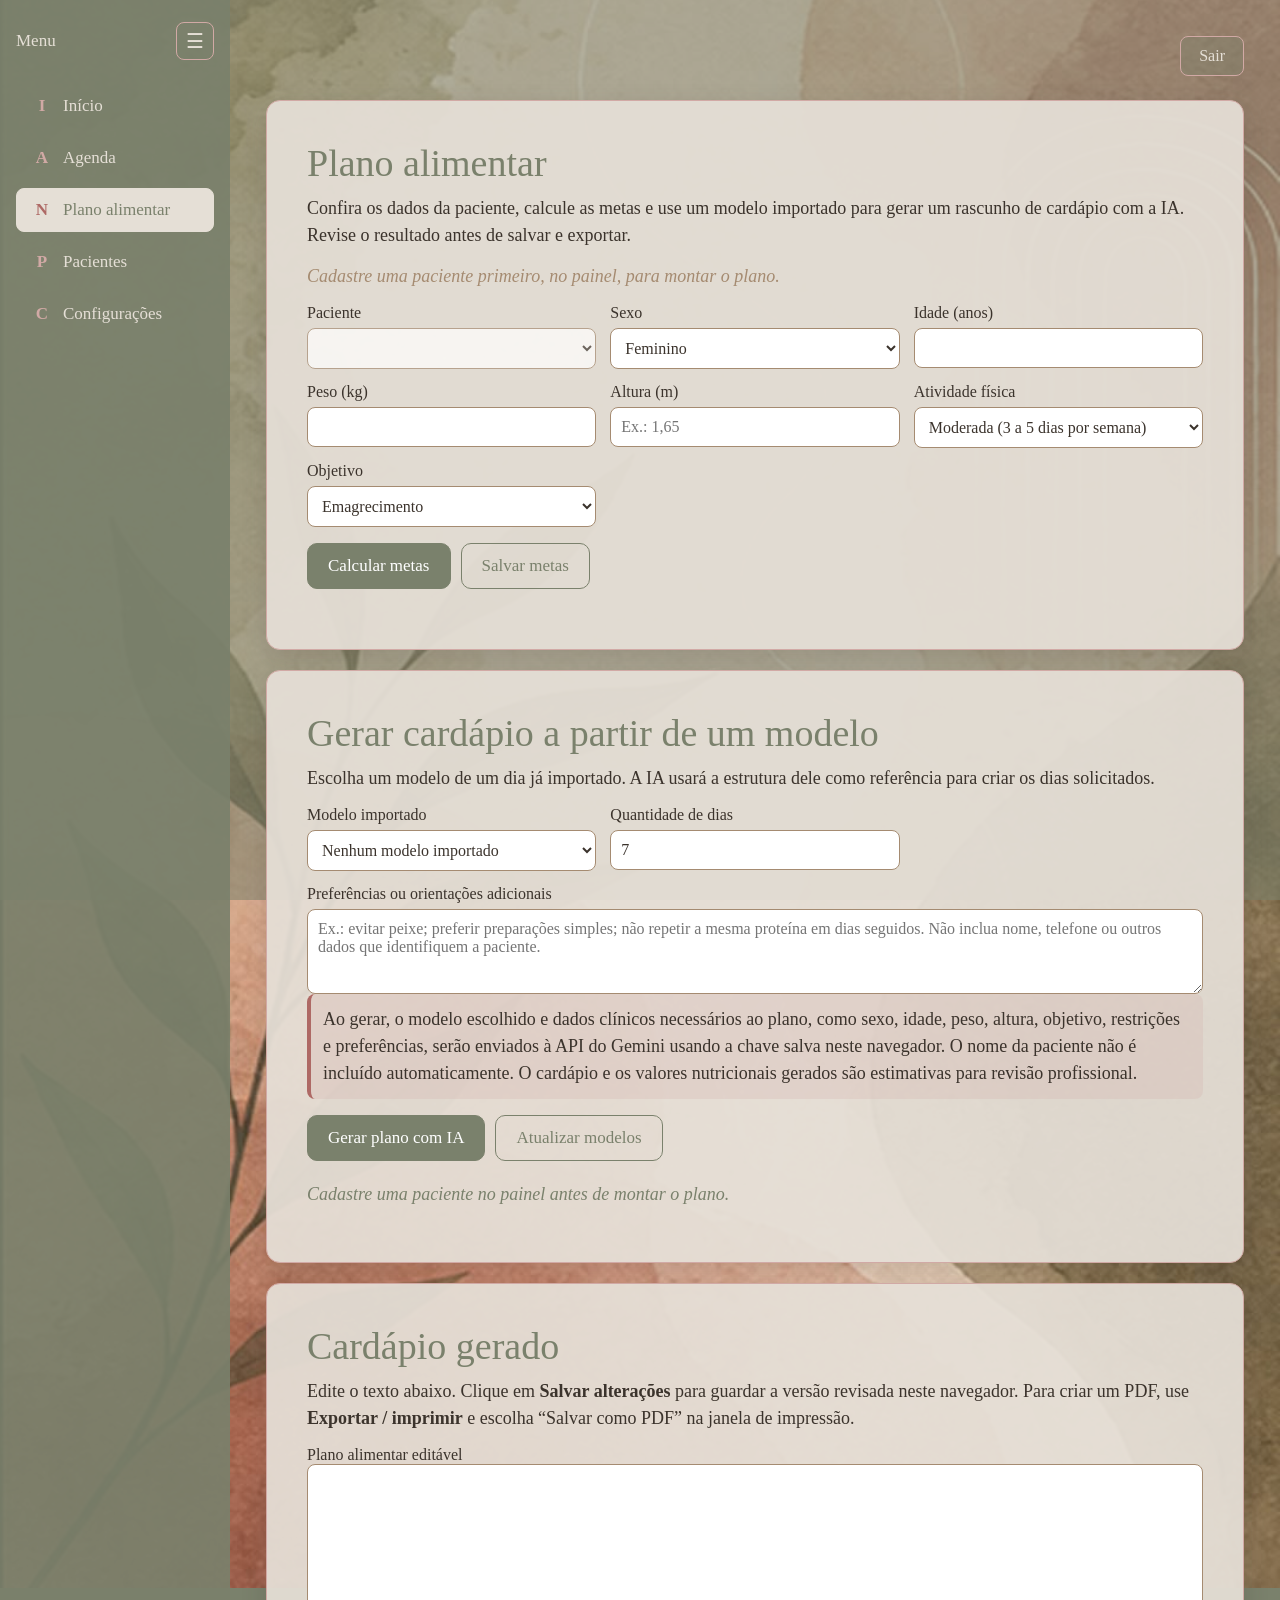
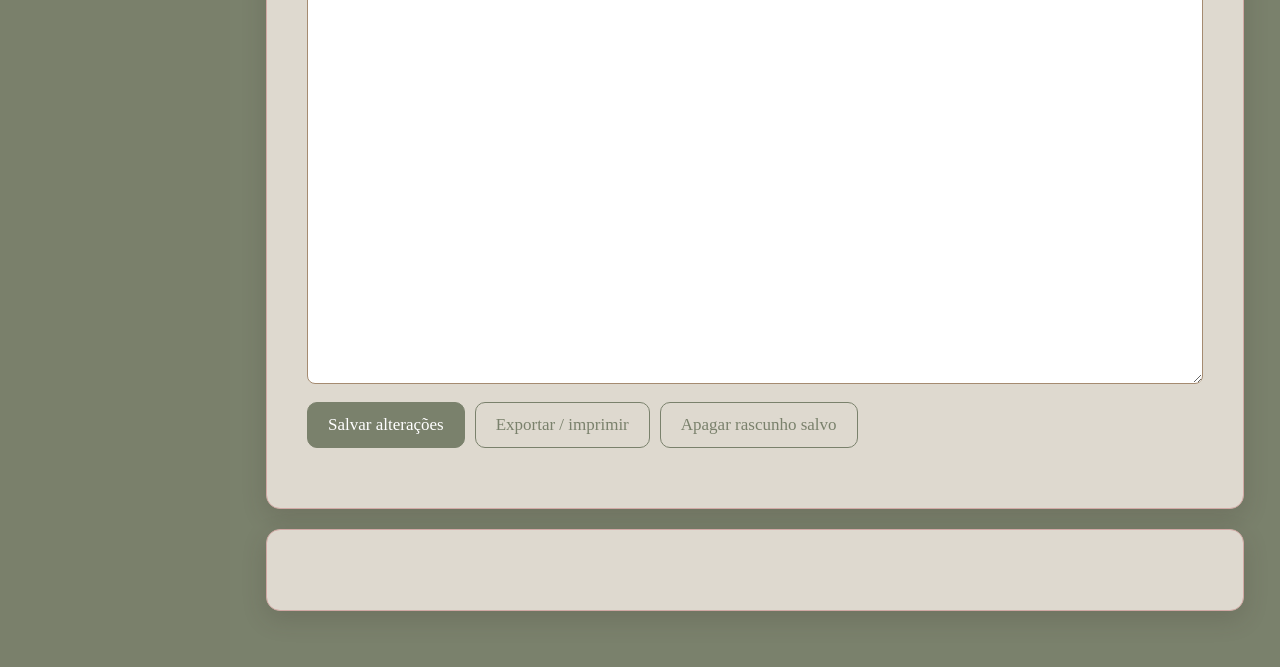
<file: pacientes/plano/index.html>
<!DOCTYPE html>
<html lang="pt-BR">
<head>
<meta charset="UTF-8">
<meta name="viewport" content="width=device-width, initial-scale=1">
<meta name="theme-color" content="#7A816C">
<title>Plano alimentar</title>
<style>
*{box-sizing:border-box}
html,body{height:100%;margin:0}
body{font-family:"Times New Roman",Times,serif;color:#3B332C;background:#7A816C url("../../ceu.jpg") center/cover no-repeat fixed;min-height:100vh;overflow-x:hidden}
body::before{content:"";position:fixed;inset:0;background:rgba(122,129,108,.55);z-index:0}
.app{position:relative;z-index:1;display:flex;min-height:100vh}
aside{width:230px;flex-shrink:0;background:rgba(122,129,108,.92);color:#E5DFD6;padding:22px 16px;transition:width .25s,padding .25s;overflow:hidden}
aside.recolhido{width:72px;padding:22px 10px}
.topo-menu{display:flex;align-items:center;justify-content:space-between;margin-bottom:24px;gap:8px}
.alternar{width:38px;height:38px;border:1px solid #D1A9A5;border-radius:8px;background:transparent;color:#E5DFD6;font-size:20px;flex-shrink:0;cursor:pointer}
.alternar:hover{background:#D1A9A5;color:#7A816C}
.titulo-menu{font-size:17px;white-space:nowrap}
aside.recolhido .titulo-menu,aside.recolhido .rotulo{display:none}
.menu{display:flex;flex-direction:column;gap:8px}
.menu a{display:flex;align-items:center;gap:10px;padding:11px 14px;border:1px solid transparent;border-radius:8px;color:#E5DFD6;text-decoration:none;font-size:17px;white-space:nowrap}
.menu a:hover{background:rgba(229,223,214,.18)}
.menu a.ativo{background:#E5DFD6;color:#7A816C;border-color:#E5DFD6}
.icone{width:22px;text-align:center;flex-shrink:0;font-weight:bold;color:#D1A9A5}
.menu a.ativo .icone{color:#AE6965}
main{flex:1;min-width:0;padding:clamp(18px,3vw,36px)}
.cabecalho{display:flex;justify-content:flex-end;flex-wrap:wrap;gap:10px;margin-bottom:24px}
.botao-topo{padding:10px 18px;border:1px solid #D1A9A5;border-radius:8px;color:#E5DFD6;text-decoration:none;font:inherit;font-size:16px;background:rgba(122,129,108,.35);cursor:pointer}
.botao-topo:hover{background:#D1A9A5;color:#7A816C}
.cartao{background:rgba(229,223,214,.94);border:1px solid #D1A9A5;border-radius:14px;padding:clamp(22px,4vw,40px);box-shadow:0 8px 24px rgba(59,51,44,.18);margin-bottom:20px}
.cartao h1{margin:0 0 10px;font-weight:normal;font-size:clamp(26px,4vw,38px);color:#7A816C}
.cartao p{margin:0 0 14px;font-size:18px;line-height:1.5}
.destaque{color:#AE6965;font-style:italic}
.form{display:grid;grid-template-columns:repeat(auto-fit,minmax(220px,1fr));gap:14px;margin-top:10px}
.form label{display:flex;flex-direction:column;gap:6px;font-size:16px}
.form input,.form select,.form textarea{font:inherit;font-size:16px;padding:10px;border:1px solid #A58B71;border-radius:8px;background:#FFFFFF;color:#3B332C;max-width:100%;width:100%}
.form textarea{min-height:85px;resize:vertical}
.form .largo{grid-column:1/-1}
.acoes{display:flex;flex-wrap:wrap;gap:10px;margin-bottom:20px;align-items:center}
.btn{padding:12px 20px;border:1px solid #7A816C;border-radius:10px;background:#7A816C;color:#FFFFFF;font:inherit;font-size:17px;cursor:pointer}
.btn:hover{background:#AE6965;border-color:#AE6965}
.btn:disabled{opacity:.55;cursor:wait}
.btn.secundario{background:transparent;color:#7A816C}
.btn.secundario:hover{background:#D1A9A5;color:#7A816C;border-color:#D1A9A5}
.vazio{font-style:italic;color:#A58B71;margin-top:14px}
.numeros{display:grid;grid-template-columns:repeat(auto-fit,minmax(150px,1fr));gap:12px;margin:14px 0}
.caixa{background:#FFFFFF;border:1px solid #D1A9A5;border-radius:10px;padding:16px;text-align:center}
.caixa strong{display:block;font-size:26px;color:#7A816C}
.caixa span{font-size:15px;color:#A58B71}
.sub{font-size:20px;color:#7A816C;margin:22px 0 10px;font-weight:normal}
.refeicao{background:#FFFFFF;border:1px solid #D1A9A5;border-radius:10px;padding:12px;margin-bottom:12px}
.refeicao b{font-weight:normal;font-size:17px}
.refeicao small{display:block;color:#A58B71;font-size:14px;margin-top:2px}
.item{display:flex;flex-wrap:wrap;justify-content:space-between;gap:6px;align-items:center;padding:8px 0;border-bottom:1px solid #E5DFD6;font-size:15px}
.item>span:first-child{flex:1 1 220px}
.mini{font:inherit;font-size:14px;padding:6px 10px;border:1px solid #7A816C;border-radius:8px;background:transparent;color:#7A816C;cursor:pointer;margin-left:6px}
.mini:hover{background:#D1A9A5;border-color:#D1A9A5}
.busca{display:flex;gap:8px;margin-top:10px;flex-wrap:wrap}
.busca input{font:inherit;font-size:16px;padding:9px;border:1px solid #A58B71;border-radius:8px;background:#FFFFFF;color:#3B332C;max-width:100%}
.busca input[type=search]{flex:1 1 220px}
.busca input[type=number]{width:110px}
.res{display:block;width:100%;text-align:left;margin-top:6px;padding:8px 10px;border:1px solid #D1A9A5;border-radius:8px;background:#FFFFFF;color:#3B332C;font:inherit;font-size:15px;cursor:pointer}
.res:hover{background:#D1A9A5}
.subs{margin-top:8px;padding:8px;background:rgba(209,169,165,.25);border-radius:8px}
.total{font-size:17px;margin-top:14px}
.prompt{width:100%;min-height:200px;font:inherit;font-size:15px;padding:12px;border:1px solid #A58B71;border-radius:8px;background:#FFFFFF;color:#3B332C;resize:vertical}
.aviso-privacidade{padding:12px;background:rgba(209,169,165,.22);border-left:4px solid #AE6965;border-radius:8px;font-size:15px;line-height:1.45}
.status{margin-top:10px;color:#7A816C;font-style:italic;overflow-wrap:anywhere}
#cardapio-editor{min-height:520px;line-height:1.5;white-space:pre-wrap}
#cardapio-editor:disabled{background:#f5f2ed}
@media(max-width:700px){
  .app{flex-direction:column}
  aside,aside.recolhido{width:100%;padding:14px 16px}
  aside.recolhido .titulo-menu,aside.recolhido .rotulo{display:inline}
  .menu{flex-direction:row;flex-wrap:wrap}
  .menu a{flex:1 1 auto;justify-content:center;width:auto}
  .rotulo{display:inline}
  aside.fechado .menu{display:none}
  .botao-topo{width:100%;text-align:center}
  .cabecalho .botao-topo{width:auto;flex:1 1 auto}
}
@media print{
  body{background:#fff!important}
  body::before,aside,.cabecalho,#gerador-semanal,#pl-resultado,#cardapio-acoes{display:none!important}
  .app,main{display:block!important;min-height:0!important;padding:0!important;margin:0!important}
  .cartao{box-shadow:none;border:0;border-radius:0;background:transparent;padding:0;margin:0}
}
</style>
</head>
<body>
<div class="app">
<aside id="menu">
  <div class="topo-menu">
    <span class="titulo-menu">Menu</span>
    <button class="alternar" id="alternar" aria-label="Recolher ou expandir menu">&#9776;</button>
  </div>
  <nav class="menu" aria-label="Menu principal">
    <a href="../../painel/index.html"><span class="icone">I</span><span class="rotulo">Início</span></a>
    <a href="../../painel/index.html"><span class="icone">A</span><span class="rotulo">Agenda</span></a>
    <a class="ativo" href="index.html"><span class="icone">N</span><span class="rotulo">Plano alimentar</span></a>
    <a href="../../painel/index.html"><span class="icone">P</span><span class="rotulo">Pacientes</span></a>
    <a href="../../painel/index.html"><span class="icone">C</span><span class="rotulo">Configurações</span></a>
  </nav>
</aside>

<main>
<header class="cabecalho">
  <a class="botao-topo" href="../../login/index.html">Sair</a>
</header>

<section class="cartao">
  <h1>Plano alimentar</h1>
  <p>Confira os dados da paciente, calcule as metas e use um modelo importado para gerar um rascunho de cardápio com a IA. Revise o resultado antes de salvar e exportar.</p>
  <p class="vazio oculto" id="pl-aviso">Cadastre uma paciente primeiro, no painel, para montar o plano.</p>
  <div class="form">
    <label>Paciente<select id="pl-paciente"></select></label>
    <label>Sexo<select id="pl-sexo"><option value="f">Feminino</option><option value="m">Masculino</option></select></label>
    <label>Idade (anos)<input type="number" id="pl-idade" min="0" max="120"></label>
    <label>Peso (kg)<input type="text" id="pl-peso"></label>
    <label>Altura (m)<input type="text" id="pl-altura" placeholder="Ex.: 1,65"></label>
    <label>Atividade física<select id="pl-ativ"><option value="1.2">Sedentária</option><option value="1.375">Leve (1 a 3 dias por semana)</option><option value="1.55" selected>Moderada (3 a 5 dias por semana)</option><option value="1.725">Intensa (6 a 7 dias por semana)</option></select></label>
    <label>Objetivo<select id="pl-obj"><option value="emagrecimento">Emagrecimento</option><option value="manutencao">Manutenção</option><option value="hipertrofia">Hipertrofia</option></select></label>
  </div>
  <div class="acoes" style="margin-top:16px">
    <button class="btn" id="pl-calcular" type="button">Calcular metas</button>
    <button class="btn secundario" id="pl-salvar" type="button">Salvar metas</button>
  </div>
</section>

<section class="cartao" id="gerador-semanal">
  <h1>Gerar cardápio a partir de um modelo</h1>
  <p>Escolha um modelo de um dia já importado. A IA usará a estrutura dele como referência para criar os dias solicitados.</p>
  <div class="form">
    <label>Modelo importado
      <select id="pl-modelo">
        <option value="">Carregando modelos...</option>
      </select>
    </label>
    <label>Quantidade de dias
      <input type="number" id="pl-dias" min="1" max="14" value="7">
    </label>
    <label class="largo">Preferências ou orientações adicionais
      <textarea id="pl-preferencias" placeholder="Ex.: evitar peixe; preferir preparações simples; não repetir a mesma proteína em dias seguidos. Não inclua nome, telefone ou outros dados que identifiquem a paciente."></textarea>
    </label>
  </div>
  <p class="aviso-privacidade">Ao gerar, o modelo escolhido e dados clínicos necessários ao plano, como sexo, idade, peso, altura, objetivo, restrições e preferências, serão enviados à API do Gemini usando a chave salva neste navegador. O nome da paciente não é incluído automaticamente. O cardápio e os valores nutricionais gerados são estimativas para revisão profissional.</p>
  <div class="acoes" style="margin-top:16px">
    <button class="btn" id="pl-gerar" type="button">Gerar plano com IA</button>
    <button class="btn secundario" id="pl-atualizar-modelos" type="button">Atualizar modelos</button>
  </div>
  <p class="status" id="pl-ia-status" role="status"></p>
</section>

<section class="cartao oculto" id="cardapio-box">
  <h1 id="cardapio-titulo">Cardápio gerado</h1>
  <p>Edite o texto abaixo. Clique em <strong>Salvar alterações</strong> para guardar a versão revisada neste navegador. Para criar um PDF, use <strong>Exportar / imprimir</strong> e escolha “Salvar como PDF” na janela de impressão.</p>
  <label for="cardapio-editor">Plano alimentar editável</label>
  <textarea class="prompt" id="cardapio-editor" aria-label="Plano alimentar editável"></textarea>
  <p class="status" id="cardapio-status" role="status"></p>
  <div class="acoes" id="cardapio-acoes" style="margin-top:14px">
    <button class="btn" id="cardapio-salvar" type="button">Salvar alterações</button>
    <button class="btn secundario" id="cardapio-exportar" type="button">Exportar / imprimir</button>
    <button class="btn secundario" id="cardapio-apagar" type="button">Apagar rascunho salvo</button>
  </div>
</section>

<section class="cartao oculto" id="pl-resultado"></section>
</main>
</div>

<script>
(function(){
  'use strict';

  var MODELO_IA='gemini-2.5-flash';
  var MODELOS_KEY='modelos_alimentares';
  var CARDAPIOS_KEY='cardapios_gerados';
  var CONFIG_KEY='gestor_configuracoes_nutri';

  function $(id){return document.getElementById(id);}
  function ler(chave,alternativa){
    try{
      var valor=localStorage.getItem(chave);
      return valor===null?alternativa:JSON.parse(valor);
    }catch(e){return alternativa;}
  }
  function gravar(chave,valor){
    try{localStorage.setItem(chave,JSON.stringify(valor));return true;}
    catch(e){return false;}
  }

  var pacientes=ler('pacientes',[]);
  var planos=ler('planos',{});
  var lanc=ler('lancamentos',{});
  var taco=ler('taco',[]);
  var cardapios=ler(CARDAPIOS_KEY,{});
  if(!Array.isArray(pacientes))pacientes=[];
  if(!Array.isArray(taco))taco=[];
  if(!planos||typeof planos!=='object')planos={};
  if(!lanc||typeof lanc!=='object')lanc={};
  if(!cardapios||typeof cardapios!=='object')cardapios={};

  var atual=null,buscas={},gramasV={},subs={};
  var modelosDisponiveis=[];
  var cardapioMeta=null;
  var cardapioModeloNome='';
  var cardapioDias=7;

  function esc(t){
    var d=document.createElement('div');
    d.textContent=t==null?'':String(t);
    return d.innerHTML;
  }
  function num(v){return parseFloat(String(v).replace(',','.'))||0;}
  function n(v){var x=parseFloat(String(v).replace(',','.'));return isNaN(x)?0:x;}
  function r1(x){return Math.round(x*10)/10;}
  function norm(s){return String(s).toLowerCase().normalize('NFD').replace(/[\u0300-\u036f]/g,'');}

  var REFEICOES=[['Café da manhã',0.20],['Lanche da manhã',0.10],['Almoço',0.30],['Lanche da tarde',0.10],['Jantar',0.25],['Ceia',0.05]];
  var OBJ={emagrecimento:['Emagrecimento',-400,1.8],manutencao:['Manutenção',0,1.4],hipertrofia:['Hipertrofia',300,2.0]};

  function pacienteAtual(){return $('pl-paciente').value||'';}
  function lancDe(nome){
    var l=lanc[nome];
    if(!l||l.length!==REFEICOES.length){l=REFEICOES.map(function(){return [];});lanc[nome]=l;}
    return l;
  }
  function salvarLanc(){gravar('lancamentos',lanc);}
  function totais(itens){
    return itens.reduce(function(t,x){t.kcal+=x.kcal;t.prot+=x.prot;t.carb+=x.carb;t.gord+=x.gord;return t;},{kcal:0,prot:0,carb:0,gord:0});
  }
  function calcItem(t,g){return {nome:t.nome,g:g,kcal:t.kcal*g/100,prot:t.prot*g/100,carb:t.carb*g/100,gord:t.gord*g/100};}

  function partir(l,sep){
    var out=[],c='',q=false;
    for(var i=0;i<l.length;i++){
      var ch=l.charAt(i);
      if(ch==='"'){
        if(q&&l.charAt(i+1)==='"'){c+='"';i++;}
        else q=!q;
      }else if(ch===sep&&!q){out.push(c);c='';}
      else c+=ch;
    }
    out.push(c);
    return out.map(function(x){return x.trim();});
  }
  function lerCSV(texto){
    var linhas=texto.replace(/^\uFEFF/,'').split(/\r?\n/).filter(function(l){return l.trim();});
    if(linhas.length<2)throw new Error('Não consegui ler esse arquivo: ele está vazio ou sem linhas de alimentos.');
    var sep=linhas[0].split(';').length>linhas[0].split(',').length?';':',';
    var cab=partir(linhas[0],sep).map(norm);
    function col(re){for(var i=0;i<cab.length;i++)if(re.test(cab[i]))return i;return -1;}
    var iN=-1;
    for(var q=0;q<cab.length;q++){
      if(/descri|alimento|nome/.test(cab[q])&&!/numer|codig|^id$|^cod/.test(cab[q])){
        iN=q;
        break;
      }
    }
    var iK=col(/kcal/);
    if(iK<0)iK=col(/energia/);
    var iP=col(/proteina/),iL=col(/lipid|gordura/),iC=col(/carboidrat/);
    if(iN<0||iK<0||iP<0||iC<0){
      throw new Error('Não encontrei as colunas de alimento, energia, proteína e carboidrato no arquivo TACO.');
    }
    var out=[];
    for(var r=1;r<linhas.length;r++){
      var c=partir(linhas[r],sep);
      var nome=(c[iN]||'').trim();
      if(!nome)continue;
      out.push({
        nome:nome,
        kcal:n(c[iK]),
        prot:n(c[iP]),
        carb:n(c[iC]),
        gord:iL<0?0:n(c[iL])
      });
    }
    if(!out.length)throw new Error('Não encontrei alimentos no arquivo TACO.');
    return out;
  }

  function buscar(q){
    var termo=norm(q).trim(),out=[];
    if(!termo||!taco.length)return out;
    for(var i=0;i<taco.length&&out.length<8;i++){
      if(norm(taco[i].nome).indexOf(termo)>=0)out.push(i);
    }
    return out;
  }

  function lerModelos(){
    var dados=ler(MODELOS_KEY,[]);
    if(Array.isArray(dados))return dados;
    if(dados&&Array.isArray(dados.modelos))return dados.modelos;
    return [];
  }

  function normalizarModelo(item,indice){
    if(typeof item==='string'){
      return {nome:'Modelo '+(indice+1),objetivo:'',conteudo:item};
    }
    if(!item||typeof item!=='object')return null;
    var nome=String(item.nome||item.titulo||item.name||('Modelo '+(indice+1)));
    var objetivo=String(item.objetivo||item.categoria||'');
    var conteudo=item.conteudo||item.texto||item.plano||item.content||'';
    if(typeof conteudo!=='string')conteudo=JSON.stringify(conteudo,null,2);
    return {nome:nome,objetivo:objetivo,conteudo:String(conteudo)};
  }

  function carregarModelos(){
    var select=$('pl-modelo');
    modelosDisponiveis=lerModelos().map(normalizarModelo).filter(function(m){return m&&m.conteudo.trim();});
    select.innerHTML='';
    if(!modelosDisponiveis.length){
      var vazio=document.createElement('option');
      vazio.value='';
      vazio.textContent='Nenhum modelo importado';
      select.appendChild(vazio);
      $('pl-ia-status').textContent='Importe primeiro os modelos em Configurações.';
      return;
    }
    var inicio=document.createElement('option');
    inicio.value='';
    inicio.textContent='Selecione um modelo';
    select.appendChild(inicio);
    modelosDisponiveis.forEach(function(m,i){
      var o=document.createElement('option');
      o.value=String(i);
      o.textContent=m.nome+(m.objetivo?' | '+m.objetivo:'');
      select.appendChild(o);
    });
    $('pl-ia-status').textContent=modelosDisponiveis.length+' modelo(s) disponível(is).';
  }

  function carregarCardapioSalvo(){
    var nome=pacienteAtual();
    var salvo=nome?cardapios[nome]:null;
    if(!salvo||!salvo.texto){
      $('cardapio-box').classList.add('oculto');
      $('cardapio-editor').value='';
      $('cardapio-status').textContent='';
      cardapioMeta=null;
      cardapioModeloNome='';
      cardapioDias=7;
      return;
    }
    cardapioMeta=salvo;
    cardapioModeloNome=salvo.modelo||'Modelo importado';
    cardapioDias=Number(salvo.dias)||7;
    $('cardapio-titulo').textContent='Cardápio salvo | '+nome;
    $('cardapio-editor').value=salvo.texto;
    $('cardapio-box').classList.remove('oculto');
    $('cardapio-status').textContent=salvo.atualizado?'Última alteração salva: '+salvo.atualizado:'Rascunho salvo neste navegador.';
  }

  function popular(){
    var sel=$('pl-paciente'),anterior=sel.value;
    sel.innerHTML='';
    pacientes.forEach(function(p){
      var o=document.createElement('option');
      o.value=p.nome;
      o.textContent=p.nome;
      sel.appendChild(o);
    });
    if(anterior)sel.value=anterior;
    sel.disabled=pacientes.length===0;
    $('pl-aviso').classList.toggle('oculto',pacientes.length>0);
    if(!pacientes.length){
      $('pl-resultado').classList.add('oculto');
      $('pl-resultado').innerHTML='';
      $('pl-ia-status').textContent='Cadastre uma paciente no painel antes de montar o plano.';
      return;
    }
    preencher();
  }

  function preencher(){
    var nome=pacienteAtual(),p=null;
    pacientes.forEach(function(x){if(!p&&x.nome===nome)p=x;});
    if(p){
      $('pl-idade').value=p.idade||'';
      $('pl-peso').value=p.peso||'';
      $('pl-altura').value=p.altura||'';
    }
    atual=null;
    buscas={};
    gramasV={};
    subs={};
    if(nome&&planos[nome]){
      atual=planos[nome];
      mostrar(atual);
    }else{
      $('pl-resultado').classList.add('oculto');
      $('pl-resultado').innerHTML='';
    }
    carregarCardapioSalvo();
  }

  function calcular(){
    var idade=num($('pl-idade').value);
    var peso=num($('pl-peso').value);
    var alt=num($('pl-altura').value);
    var r=$('pl-resultado');
    $('pl-salvar').textContent='Salvar metas';
    if(!idade||!peso||!alt){
      atual=null;
      r.classList.remove('oculto');
      r.innerHTML='<p class="vazio">Preencha idade, peso e altura para calcular as metas.</p>';
      return false;
    }
    var sexo=$('pl-sexo').value;
    var fa=num($('pl-ativ').value);
    var ob=$('pl-obj').value;
    var tmb=10*peso+6.25*alt*100-5*idade+(sexo==='m'?5:-161);
    var get=Math.round(tmb*fa);
    var kcal=Math.round((get+OBJ[ob][1])/10)*10;
    var prot=Math.round(peso*OBJ[ob][2]);
    var gord=Math.round(kcal*0.25/9);
    var carb=Math.round((kcal-prot*4-gord*9)/4);
    var refs=[],sk=0,sp=0,sc=0,sg=0;
    REFEICOES.forEach(function(x,i){
      var ultimo=i===REFEICOES.length-1;
      var k=ultimo?kcal-sk:Math.round(kcal*x[1]/5)*5;
      var pr=ultimo?prot-sp:Math.round(prot*x[1]);
      var c=ultimo?carb-sc:Math.round(carb*x[1]);
      var g=ultimo?gord-sg:Math.round(gord*x[1]);
      sk+=k;sp+=pr;sc+=c;sg+=g;
      refs.push({nome:x[0],kcal:k,prot:pr,carb:c,gord:g});
    });
    atual={
      paciente:pacienteAtual(),
      objetivo:OBJ[ob][0],
      sexo:sexo,
      idade:idade,
      peso:peso,
      alt:alt,
      fa:fa,
      tmb:Math.round(tmb),
      get:get,
      kcal:kcal,
      prot:prot,
      carb:carb,
      gord:gord,
      refs:refs
    };
    mostrar(atual);
    return true;
  }

  function render(){
    if(atual)mostrar(atual);
  }

  function resultadosHTML(i,indices){
    if(!taco.length){
      return '<p class="vazio">Importe a tabela TACO em Configurações para buscar alimentos.</p>';
    }
    if(!buscas[i])return '';
    if(!indices.length)return '<p class="vazio">Nenhum alimento encontrado.</p>';
    return indices.map(function(t){
      return '<button class="res" type="button" data-acao="add" data-i="'+i+'" data-t="'+t+'">'+
        esc(taco[t].nome)+' · '+Math.round(taco[t].kcal)+' kcal/100 g</button>';
    }).join('');
  }

  function painelSubs(i,j,s){
    if(s.carregando)return '<div class="subs"><small>Buscando substituições...</small></div>';
    if(s.erro)return '<div class="subs"><small>'+esc(s.erro)+'</small></div>';
    return '<div class="subs"><small>Substituições sugeridas, toque em uma opção para trocar:</small>'+
      s.itens.map(function(x,k){
        return '<button class="res" type="button" data-acao="troca" data-i="'+i+'" data-j="'+j+'" data-s="'+k+'">'+
          esc(x.nome)+' ('+Math.round(x.g)+' g)'+(x.est?' · estimativa da IA':'')+'</button>';
      }).join('')+'</div>';
  }

  function blocoRef(d,i){
    var ref=d.refs[i],L=lancDe(d.paciente),itens=L[i];
    var t=totais(itens),q=buscas[i]||'',g=gramasV[i]||100;
    var lista=itens.map(function(it,j){
      var s=subs[i+'-'+j];
      return '<div class="item"><span>'+esc(it.nome)+' ('+Math.round(it.g)+' g): '+
        Math.round(it.kcal)+' kcal · P '+r1(it.prot)+' g · C '+r1(it.carb)+' g · G '+r1(it.gord)+' g</span>'+
        '<span><button class="mini" type="button" data-acao="subs" data-i="'+i+'" data-j="'+j+'">Substituições</button>'+
        '<button class="mini" type="button" data-acao="rem" data-i="'+i+'" data-j="'+j+'">Remover</button></span>'+
        (s?painelSubs(i,j,s):'')+'</div>';
    }).join('')||'<p class="vazio">Nenhum alimento lançado ainda.</p>';
    return '<div class="refeicao"><b>'+esc(ref.nome)+'</b>'+
      '<small>Meta: '+ref.kcal+' kcal · P '+ref.prot+' g · C '+ref.carb+' g · G '+ref.gord+' g</small>'+
      '<small>Lançado: '+Math.round(t.kcal)+' kcal · P '+r1(t.prot)+' g · C '+r1(t.carb)+' g · G '+r1(t.gord)+' g</small>'+
      '<div style="margin-top:8px">'+lista+'</div>'+
      '<div class="busca"><input type="search" placeholder="Buscar alimento na TACO" data-busca="'+i+'" value="'+esc(q)+'">'+
      '<input type="number" min="1" data-gramas="'+i+'" value="'+g+'" title="Gramas"></div>'+
      '<div id="res-'+i+'">'+resultadosHTML(i,buscar(q))+'</div></div>';
  }

  function mostrar(d){
    if(!d||!d.refs)return;
    var r=$('pl-resultado');
    r.classList.remove('oculto');
    var L=lancDe(d.paciente),todos=[].concat.apply([],L),tot=totais(todos);
    var linhas=d.refs.map(function(x,i){return blocoRef(d,i);}).join('');
    r.innerHTML='<h1>Plano de '+esc(d.paciente)+'</h1>'+
      '<p>Objetivo: <span class="destaque">'+esc(d.objetivo)+'</span></p>'+
      '<div class="numeros">'+
      '<div class="caixa"><strong>'+d.get+'</strong><span>kcal de gasto estimado (GET)</span></div>'+
      '<div class="caixa"><strong>'+d.kcal+'</strong><span>kcal por dia, meta estimada</span></div>'+
      '<div class="caixa"><strong>'+d.prot+' g</strong><span>Proteínas</span></div>'+
      '<div class="caixa"><strong>'+d.carb+' g</strong><span>Carboidratos</span></div>'+
      '<div class="caixa"><strong>'+d.gord+' g</strong><span>Gorduras</span></div>'+
      '</div>'+
      '<p>TMB estimada em '+d.tmb+' kcal, pela equação de Mifflin-St Jeor. As metas são estimativas iniciais e precisam ser avaliadas pela nutricionista.</p>'+
      '<h2 class="sub">Refeições e alimentos lançados</h2>'+linhas+
      '<p class="total">Total lançado no dia: <strong>'+Math.round(tot.kcal)+' kcal</strong> de '+d.kcal+
      ' kcal · P '+r1(tot.prot)+' g de '+d.prot+' g · C '+r1(tot.carb)+' g de '+d.carb+
      ' g · G '+r1(tot.gord)+' g de '+d.gord+' g</p>';
  }

  function perguntarIA(prompt,esperaJSON){
    var chave=localStorage.getItem('gemini_key');
    if(!chave)return Promise.reject(new Error('A chave da IA não está salva. Configure a chave em Configurações.'));
    var corpo={
      contents:[{parts:[{text:prompt}]}],
      generationConfig:{temperature:0.4,maxOutputTokens:8192}
    };
    if(esperaJSON)corpo.generationConfig.responseMimeType='application/json';
    return fetch('https://generativelanguage.googleapis.com/v1beta/models/'+MODELO_IA+
      ':generateContent?key='+encodeURIComponent(chave),{
        method:'POST',
        headers:{'Content-Type':'application/json'},
        body:JSON.stringify(corpo)
      }).then(function(res){
        return res.json().then(function(dados){
          if(!res.ok){
            var mensagem=dados&&dados.error&&dados.error.message?dados.error.message:'erro HTTP '+res.status;
            throw new Error('A API da IA respondeu com erro: '+mensagem);
          }
          return dados;
        });
      }).then(function(dados){
        var partes=dados&&dados.candidates&&dados.candidates[0]&&dados.candidates[0].content&&dados.candidates[0].content.parts;
        if(!partes||!partes.length)throw new Error('A IA não devolveu um texto. Tente novamente.');
        var texto=partes.map(function(p){return p.text||'';}).join('').trim();
        if(!texto)throw new Error('A IA devolveu uma resposta vazia. Tente novamente.');
        return texto;
      });
  }

  function pedirSubs(i,j){
    var L=lancDe(pacienteAtual()),it=L[i]&&L[i][j],chave=i+'-'+j;
    if(!it)return;
    var prompt='Você auxilia uma nutricionista brasileira. Sugira 4 substituições alimentares comuns no Brasil para "'+
      it.nome+'" na quantidade de '+Math.round(it.g)+' g, adequadas à mesma função na refeição e com valor energético próximo. '+
      'Responda somente JSON: uma lista de objetos com as chaves "alimento", "gramas", "kcal", "proteina", "carboidrato" e "gordura". '+
      'Os valores numéricos devem representar a porção informada. Não invente precisão nutricional; são estimativas para revisão profissional.';
    subs[chave]={carregando:true};
    render();
    perguntarIA(prompt,true).then(function(texto){
      var lista;
      try{lista=JSON.parse(texto);}catch(e){throw new Error('A resposta da IA não veio em JSON válido.');}
      if(!Array.isArray(lista))lista=lista.substituicoes||lista.alternativas||[];
      var itens=lista.slice(0,4).map(function(s){
        var nome=String(s.alimento||'').trim();
        var g=n(s.gramas)||100;
        if(!nome)return null;
        var indice=buscar(nome)[0];
        if(indice!==undefined)return calcItem(taco[indice],g);
        return {
          nome:nome,g:g,kcal:n(s.kcal),prot:n(s.proteina),
          carb:n(s.carboidrato),gord:n(s.gordura),est:true
        };
      }).filter(Boolean);
      if(!itens.length)throw new Error('A IA não trouxe substituições utilizáveis.');
      subs[chave]={itens:itens};
    }).catch(function(err){
      subs[chave]={erro:err.message||'Não foi possível obter as substituições.'};
    }).then(render);
  }

  function acao(botao){
    var tipo=botao.getAttribute('data-acao');
    var i=Number(botao.getAttribute('data-i'));
    var j=Number(botao.getAttribute('data-j'));
    var paciente=atual?atual.paciente:pacienteAtual();
    var L=lancDe(paciente);
    if(tipo==='add'){
      var indice=Number(botao.getAttribute('data-t'));
      var gramas=gramasV[i]||100;
      if(!taco[indice])return;
      L[i].push(calcItem(taco[indice],gramas));
      buscas[i]='';
      subs={};
      salvarLanc();
      render();
    }else if(tipo==='rem'){
      L[i].splice(j,1);
      subs={};
      salvarLanc();
      render();
    }else if(tipo==='subs'){
      var chave=i+'-'+j,s=subs[chave];
      if(s&&s.carregando)return;
      if(s&&s.itens){delete subs[chave];render();return;}
      pedirSubs(i,j);
    }else if(tipo==='troca'){
      var sub=subs[i+'-'+j];
      if(!sub||!sub.itens)return;
      L[i][j]=sub.itens[Number(botao.getAttribute('data-s'))];
      subs={};
      salvarLanc();
      render();
    }
  }

  function montarPromptCardapio(d,modelo,dias){
    var paciente=null;
    pacientes.forEach(function(p){if(!paciente&&p.nome===d.paciente)paciente=p;});
    var restricoes=paciente&&paciente.restricoes?String(paciente.restricoes).trim():'';
    var preferencias=$('pl-preferencias').value.trim();
    var distribuicao=d.refs.map(function(x){
      return '- '+x.nome+': aproximadamente '+x.kcal+' kcal, P '+x.prot+' g, C '+x.carb+' g e G '+x.gord+' g.';
    }).join('\n');
    return [
      'Tarefa: elaborar um cardápio de '+dias+' dias usando o modelo de um dia abaixo como referência.',
      'Use o conteúdo do modelo para preservar a estrutura, os horários, o número de refeições e o estilo de organização. Crie variações entre os dias, evitando repetir o mesmo prato em dias consecutivos.',
      'Mantenha como referência as metas diárias e a distribuição por refeição informadas abaixo. As metas foram calculadas por uma estimativa inicial e devem ser revisadas pela nutricionista.',
      'Em cada refeição, informe os alimentos e preparações com quantidades em gramas e medidas caseiras. Inclua substituições possíveis com porções aproximadas e nutricionalmente equivalentes, quando houver base para estimá-las.',
      'Não afirme que os macros ou calorias são exatos sem cálculo confiável. Se não puder verificar os valores, identifique-os como estimativas e não invente precisão. Não acrescente suplementos, diagnósticos ou dados clínicos que não foram fornecidos.',
      'Respeite as restrições e preferências abaixo. Se alguma restrição entrar em conflito com o modelo, não a ignore: sinalize a necessidade de revisão.',
      'Entregue em texto claro, separado por DIA 1, DIA 2 e assim por diante; dentro de cada dia, organize por refeição e horário. Ao final, inclua uma observação breve de que o material é um rascunho para revisão profissional.',
      '',
      'Dados clínicos necessários ao cálculo:',
      'Sexo: '+(d.sexo==='m'?'masculino':'feminino')+'.',
      'Idade: '+d.idade+' anos.',
      'Peso: '+d.peso+' kg.',
      'Altura: '+String(Number(d.alt).toFixed(2)).replace('.',',')+' m.',
      'Objetivo selecionado: '+d.objetivo+'.',
      'Fator de atividade selecionado: '+String(d.fa).replace('.',',')+'.',
      'Meta diária estimada: '+d.kcal+' kcal; proteínas '+d.prot+' g; carboidratos '+d.carb+' g; gorduras '+d.gord+' g.',
      'Distribuição estimada por refeição:',
      distribuicao,
      '',
      'Restrições alimentares informadas no cadastro: '+(restricoes||'nenhuma informada no cadastro')+'.',
      'Preferências ou orientações adicionais desta solicitação: '+(preferencias||'nenhuma informada')+'.',
      '',
      'MODELO DE UM DIA A SER USADO COMO REFERÊNCIA:',
      modelo.conteudo
    ].join('\n');
  }

  function gerarCardapio(){
    var indice=$('pl-modelo').value;
    var dias=Number($('pl-dias').value);
    if(!indice||!modelosDisponiveis[Number(indice)]){
      $('pl-ia-status').textContent='Selecione um modelo importado antes de gerar.';
      return;
    }
    if(!Number.isInteger(dias)||dias<1||dias>14){
      $('pl-ia-status').textContent='Escolha uma quantidade de 1 a 14 dias.';
      return;
    }
    if(!pacienteAtual()){
      $('pl-ia-status').textContent='Cadastre ou selecione uma paciente antes de gerar o plano.';
      return;
    }
    if(!calcular())return;
    var chave=localStorage.getItem('gemini_key');
    if(!chave){
      $('pl-ia-status').textContent='A chave da IA não está salva. Configure a chave em Configurações.';
      return;
    }
    var modelo=modelosDisponiveis[Number(indice)];
    var prompt=montarPromptCardapio(atual,modelo,dias);
    var botao=$('pl-gerar');
    botao.disabled=true;
    botao.textContent='Gerando...';
    $('pl-ia-status').textContent='A IA está preparando o rascunho. Isso pode levar alguns instantes.';
    perguntarIA(prompt,false).then(function(texto){
      cardapioMeta={
        texto:texto,
        modelo:modelo.nome,
        dias:dias,
        atualizado:'',
        meta:{
          kcal:atual.kcal,
          proteinas:atual.prot,
          carboidratos:atual.carb,
          gorduras:atual.gord
        }
      };
      cardapioModeloNome=modelo.nome;
      cardapioDias=dias;
      $('cardapio-titulo').textContent='Rascunho de '+dias+' dias | '+pacienteAtual();
      $('cardapio-editor').value=texto;
      $('cardapio-box').classList.remove('oculto');
      $('cardapio-status').textContent='Rascunho gerado. Revise e edite o conteúdo antes de salvar.';
      $('pl-ia-status').textContent='Rascunho gerado. Revise o texto antes de salvar ou exportar.';
      $('cardapio-box').scrollIntoView({behavior:'smooth',block:'start'});
    }).catch(function(err){
      $('pl-ia-status').textContent=err.message||'Não foi possível gerar o plano.';
    }).then(function(){
      botao.disabled=false;
      botao.textContent='Gerar plano com IA';
    });
  }

  function salvarCardapio(){
    var nome=pacienteAtual();
    if(!nome){
      $('cardapio-status').textContent='Selecione uma paciente antes de salvar.';
      return;
    }
    var texto=$('cardapio-editor').value.trim();
    if(!texto){
      $('cardapio-status').textContent='O campo do cardápio está vazio.';
      return;
    }
    var data=new Date();
    var dataBR=String(data.getDate()).padStart(2,'0')+'/'+
      String(data.getMonth()+1).padStart(2,'0')+'/'+data.getFullYear();
    var hora=String(data.getHours()).padStart(2,'0')+':'+String(data.getMinutes()).padStart(2,'0');
    var salvo={
      texto:texto,
      modelo:cardapioModeloNome||(cardapioMeta&&cardapioMeta.modelo)||'Modelo importado',
      dias:cardapioDias||(cardapioMeta&&cardapioMeta.dias)||7,
      atualizado:dataBR+' às '+hora,
      meta:cardapioMeta&&cardapioMeta.meta?cardapioMeta.meta:null
    };
    cardapios[nome]=salvo;
    if(!gravar(CARDAPIOS_KEY,cardapios)){
      $('cardapio-status').textContent='Não foi possível salvar. O armazenamento do navegador pode estar cheio.';
      return;
    }
    cardapioMeta=salvo;
    $('cardapio-titulo').textContent='Cardápio salvo | '+nome;
    $('cardapio-status').textContent='Alterações salvas neste navegador em '+salvo.atualizado+'.';
  }

  function apagarCardapio(){
    var nome=pacienteAtual();
    if(!nome)return;
    if(!confirm('Apagar o cardápio salvo desta paciente neste navegador?'))return;
    delete cardapios[nome];
    if(!gravar(CARDAPIOS_KEY,cardapios)){
      $('cardapio-status').textContent='Não foi possível atualizar o armazenamento do navegador.';
      return;
    }
    cardapioMeta=null;
    $('cardapio-editor').value='';
    $('cardapio-box').classList.add('oculto');
    $('cardapio-status').textContent='Rascunho salvo apagado.';
  }

  function exportarCardapio(){
    if(!$('cardapio-editor').value.trim()){
      $('cardapio-status').textContent='Gere ou carregue um cardápio antes de exportar.';
      return;
    }
    var editor=$('cardapio-editor');
    var alturaAnterior=editor.style.height;
    editor.style.height=Math.max(editor.scrollHeight,520)+'px';
    window.print();
    setTimeout(function(){editor.style.height=alturaAnterior;},500);
  }

  $('alternar').addEventListener('click',function(){
    var menu=$('menu');
    menu.classList.toggle('recolhido');
    menu.classList.toggle('fechado');
  });

  $('pl-paciente').addEventListener('change',preencher);
  $('pl-calcular').addEventListener('click',calcular);
  $('pl-salvar').addEventListener('click',function(){
    if(!calcular()||!atual||!atual.paciente)return;
    planos[atual.paciente]=atual;
    if(!gravar('planos',planos)){
      $('pl-ia-status').textContent='Não foi possível salvar as metas no navegador.';
      return;
    }
    $('pl-salvar').textContent='Metas salvas';
  });
  $('pl-gerar').addEventListener('click',gerarCardapio);
  $('pl-atualizar-modelos').addEventListener('click',carregarModelos);
  $('cardapio-salvar').addEventListener('click',salvarCardapio);
  $('cardapio-exportar').addEventListener('click',exportarCardapio);
  $('cardapio-apagar').addEventListener('click',apagarCardapio);

  $('pl-resultado').addEventListener('click',function(e){
    var botao=e.target.closest?e.target.closest('[data-acao]'):null;
    if(botao)acao(botao);
  });
  $('pl-resultado').addEventListener('input',function(e){
    var alvo=e.target;
    if(alvo.getAttribute('data-busca')!==null){
      var i=Number(alvo.getAttribute('data-busca'));
      buscas[i]=alvo.value;
      var box=document.getElementById('res-'+i);
      if(box)box.innerHTML=resultadosHTML(i,buscar(alvo.value));
    }
    if(alvo.getAttribute('data-gramas')!==null){
      gramasV[Number(alvo.getAttribute('data-gramas'))]=num(alvo.value)||100;
    }
  });

  carregarModelos();
  popular();
})();
</script>
</body>
</html>
</file>
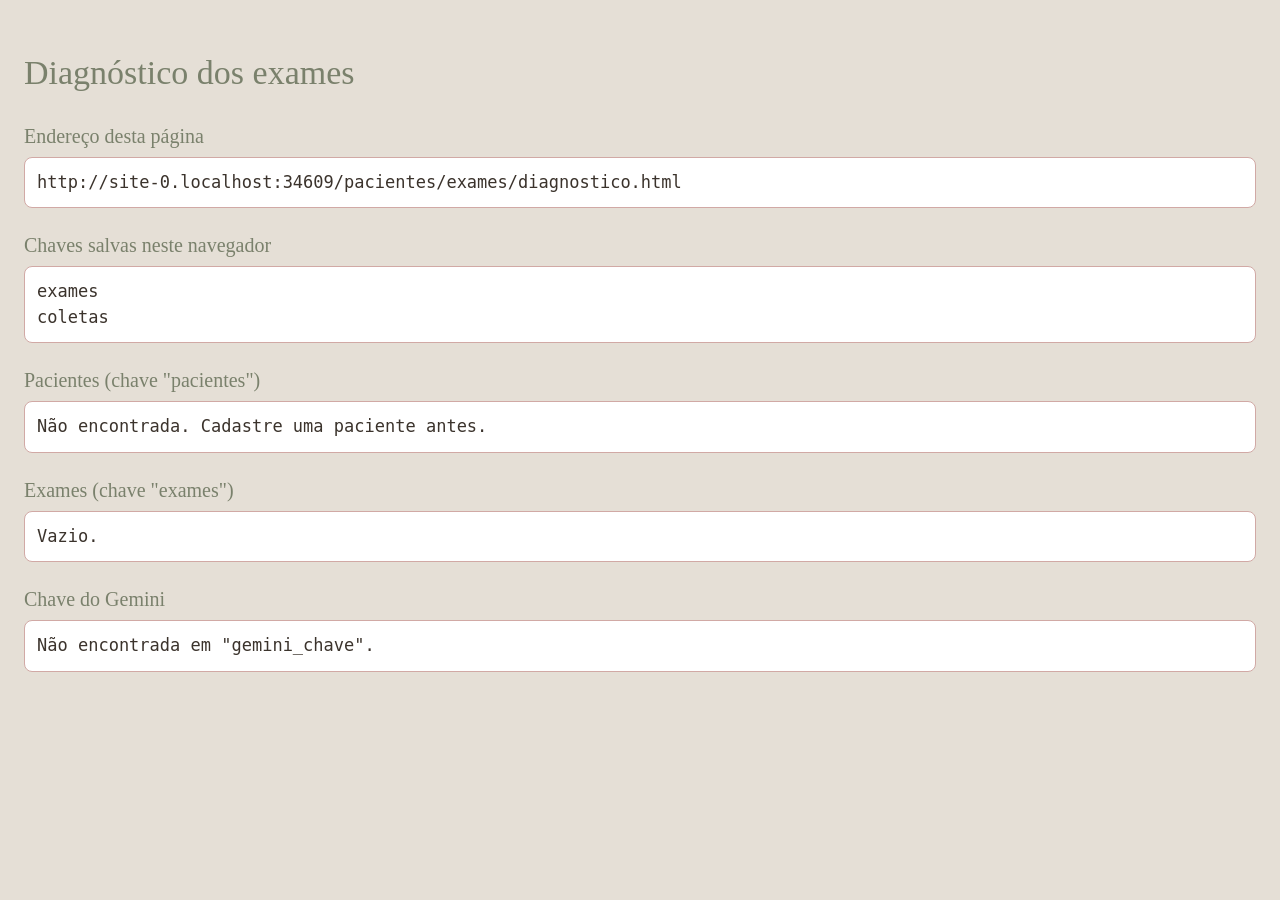
<file: pacientes/exames/diagnostico.html>
<!DOCTYPE html>
<html lang="pt-BR">
<head>
<meta charset="UTF-8">
<meta name="viewport" content="width=device-width, initial-scale=1">
<title>Diagnóstico dos exames</title>
<style>
body{font-family:"Times New Roman",Times,serif;background:#E5DFD6;color:#3B332C;margin:0;padding:24px;font-size:17px;line-height:1.5}
h1{color:#7A816C;font-weight:normal}
h2{color:#7A816C;font-weight:normal;font-size:20px;margin:22px 0 6px}
pre{background:#FFFFFF;border:1px solid #D1A9A5;border-radius:8px;padding:12px;white-space:pre-wrap;overflow-x:auto;margin:0}
</style>
</head>
<body>
<h1>Diagnóstico dos exames</h1>
<div id="out"></div>
<script>
(function(){
  var out=document.getElementById('out');
  function esc(t){var d=document.createElement('div');d.textContent=String(t==null?'':t);return d.innerHTML;}
  function bloco(titulo,texto){out.innerHTML+='<h2>'+esc(titulo)+'</h2><pre>'+esc(texto)+'</pre>';}
  function ler(k){try{return localStorage.getItem(k);}catch(e){return null;}}

  bloco('Endereço desta página',location.href);

  var chaves=[];
  try{for(var i=0;i<localStorage.length;i++)chaves.push(localStorage.key(i));}catch(e){}
  bloco('Chaves salvas neste navegador',chaves.length?chaves.join('\n'):'Nenhuma chave encontrada.');

  var pac=null;
  try{pac=JSON.parse(ler('pacientes')||'null');}catch(e){pac='ERRO ao ler: '+e.message;}
  if(pac===null){
    bloco('Pacientes (chave "pacientes")','Não encontrada. Cadastre uma paciente antes.');
  }else if(typeof pac==='string'){
    bloco('Pacientes (chave "pacientes")',pac);
  }else{
    var t='Total: '+pac.length+'\n';
    pac.forEach(function(p,i){t+=i+': '+(p&&p.nome?p.nome:'(sem nome)')+'\n';});
    bloco('Pacientes (chave "pacientes")',t);
  }

  var ex=null;
  try{ex=JSON.parse(ler('exames')||'null');}catch(e){ex='ERRO ao ler: '+e.message;}
  if(ex===null){
    bloco('Exames (chave "exames")','Nenhum exame salvo ainda.');
  }else if(typeof ex==='string'){
    bloco('Exames (chave "exames")',ex);
  }else{
    var u='';
    Object.keys(ex).forEach(function(nm){
      var L=Array.isArray(ex[nm])?ex[nm]:[];
      u+=nm+': '+L.length+' resultado(s)\n';
      L.slice(0,5).forEach(function(x){u+='   - '+x.exame+' = '+x.valor+'\n';});
    });
    bloco('Exames (chave "exames")',u||'Vazio.');
  }

  var g=ler('gemini_chave');
  var gk=chaves.filter(function(k){return /gemini/i.test(k);});
  bloco('Chave do Gemini',(g&&g.trim().length>10?'Encontrada em "gemini_chave" (não mostrada por segurança).':'Não encontrada em "gemini_chave".')+(gk.length?'\nChaves com "gemini" no nome: '+gk.join(', '):''));
})();
</script>
</body>
</html>
</file>
